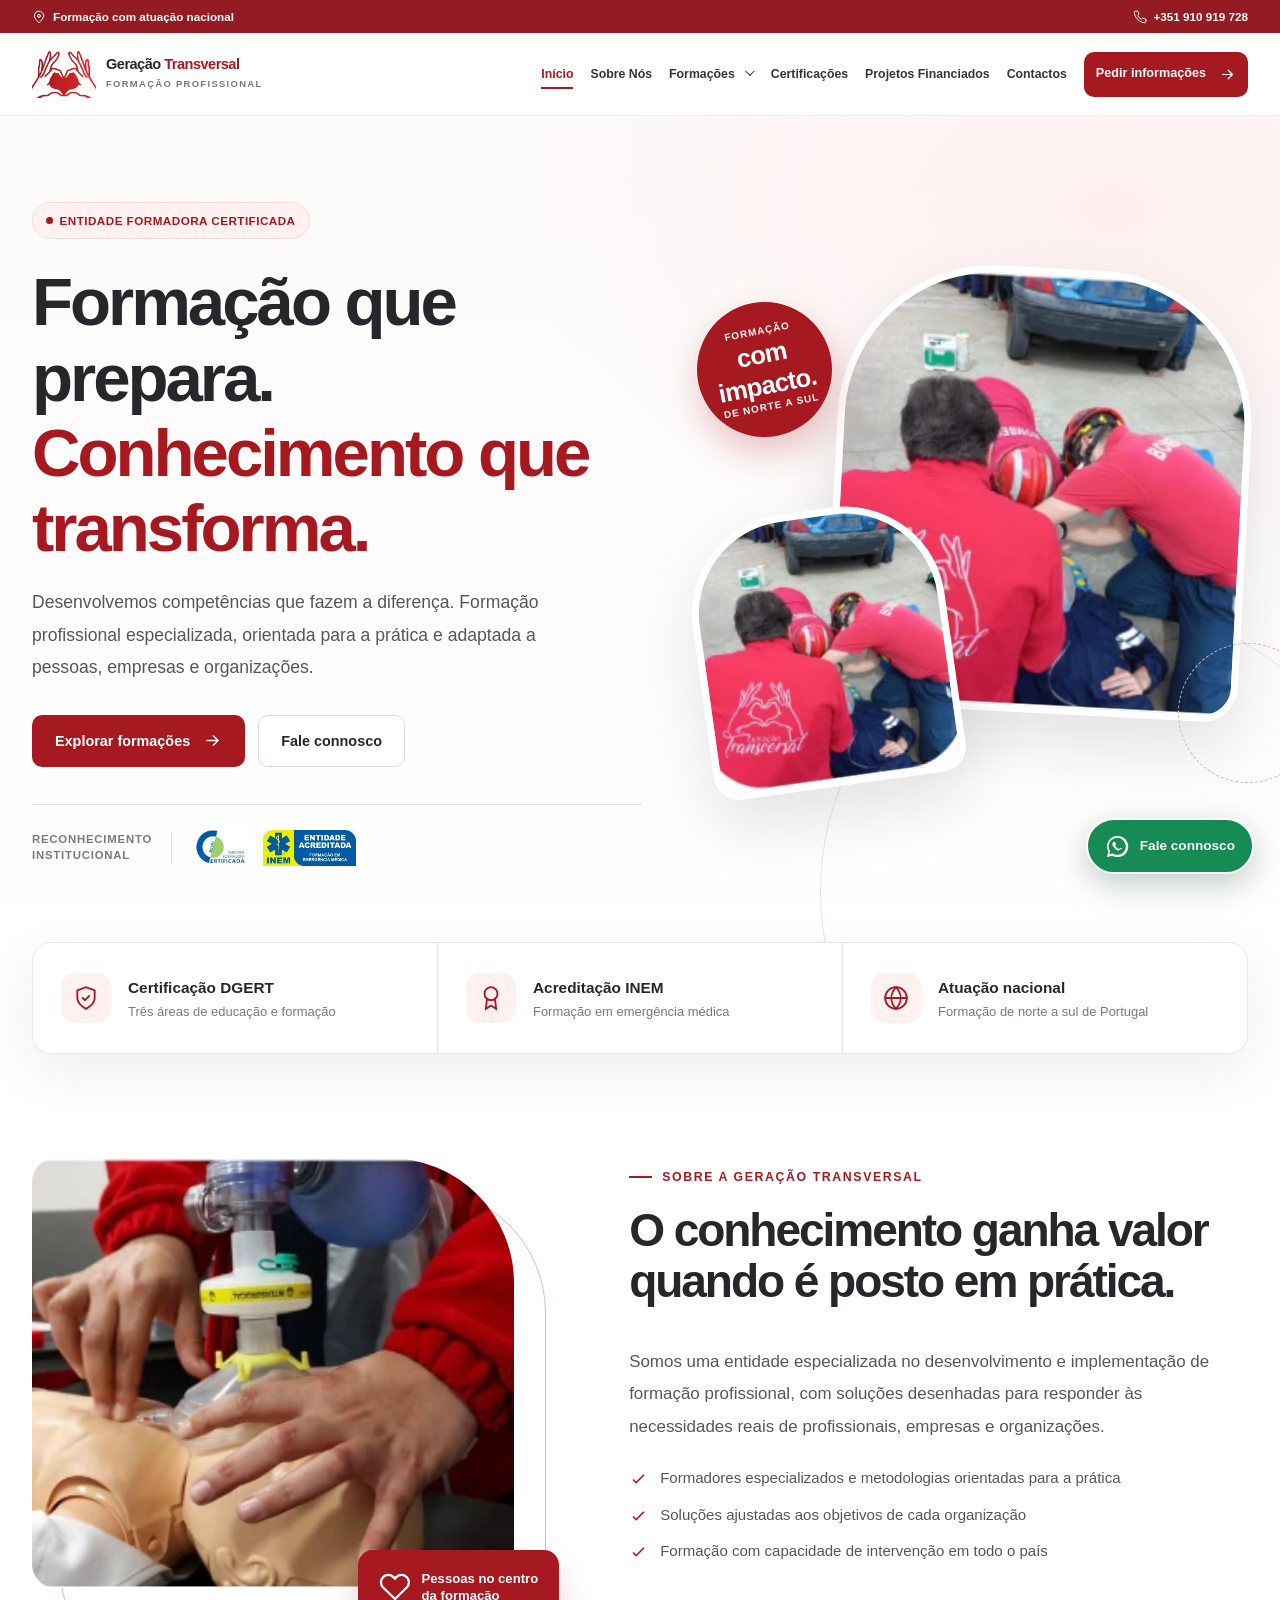
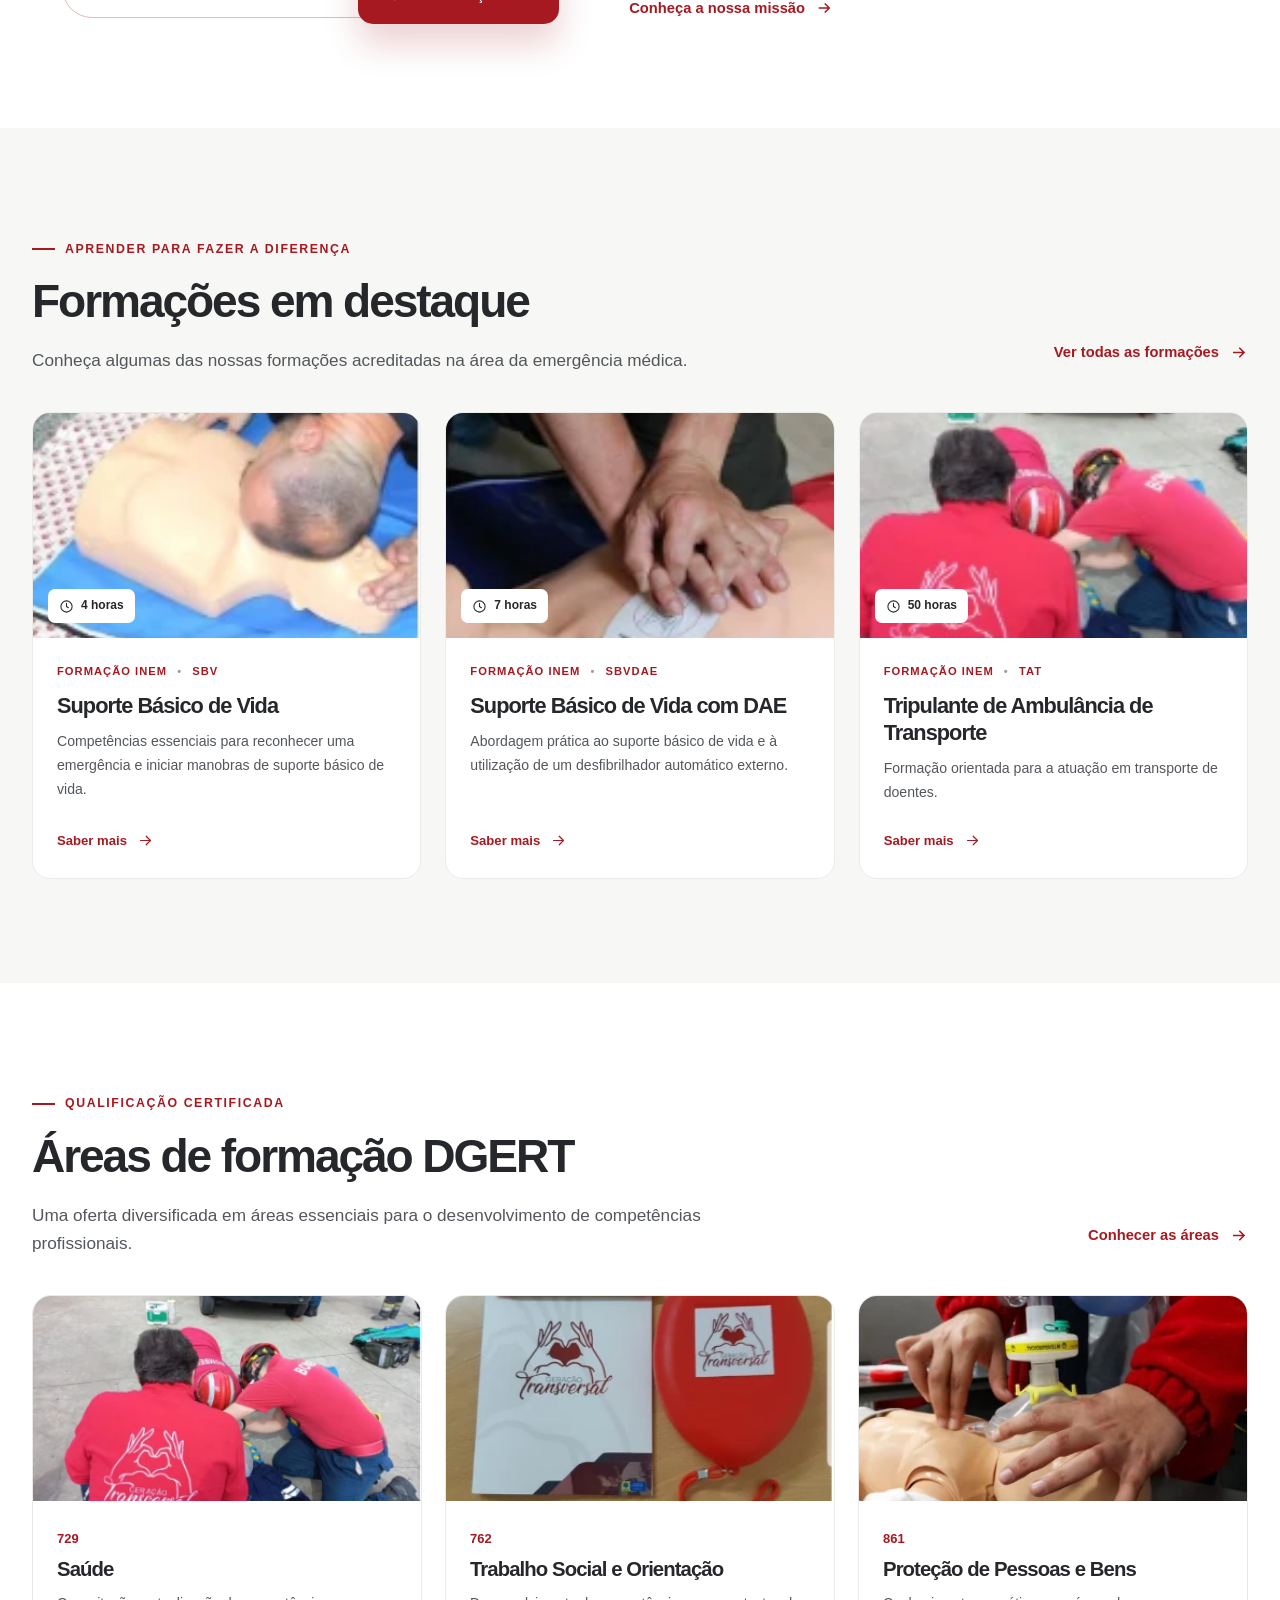
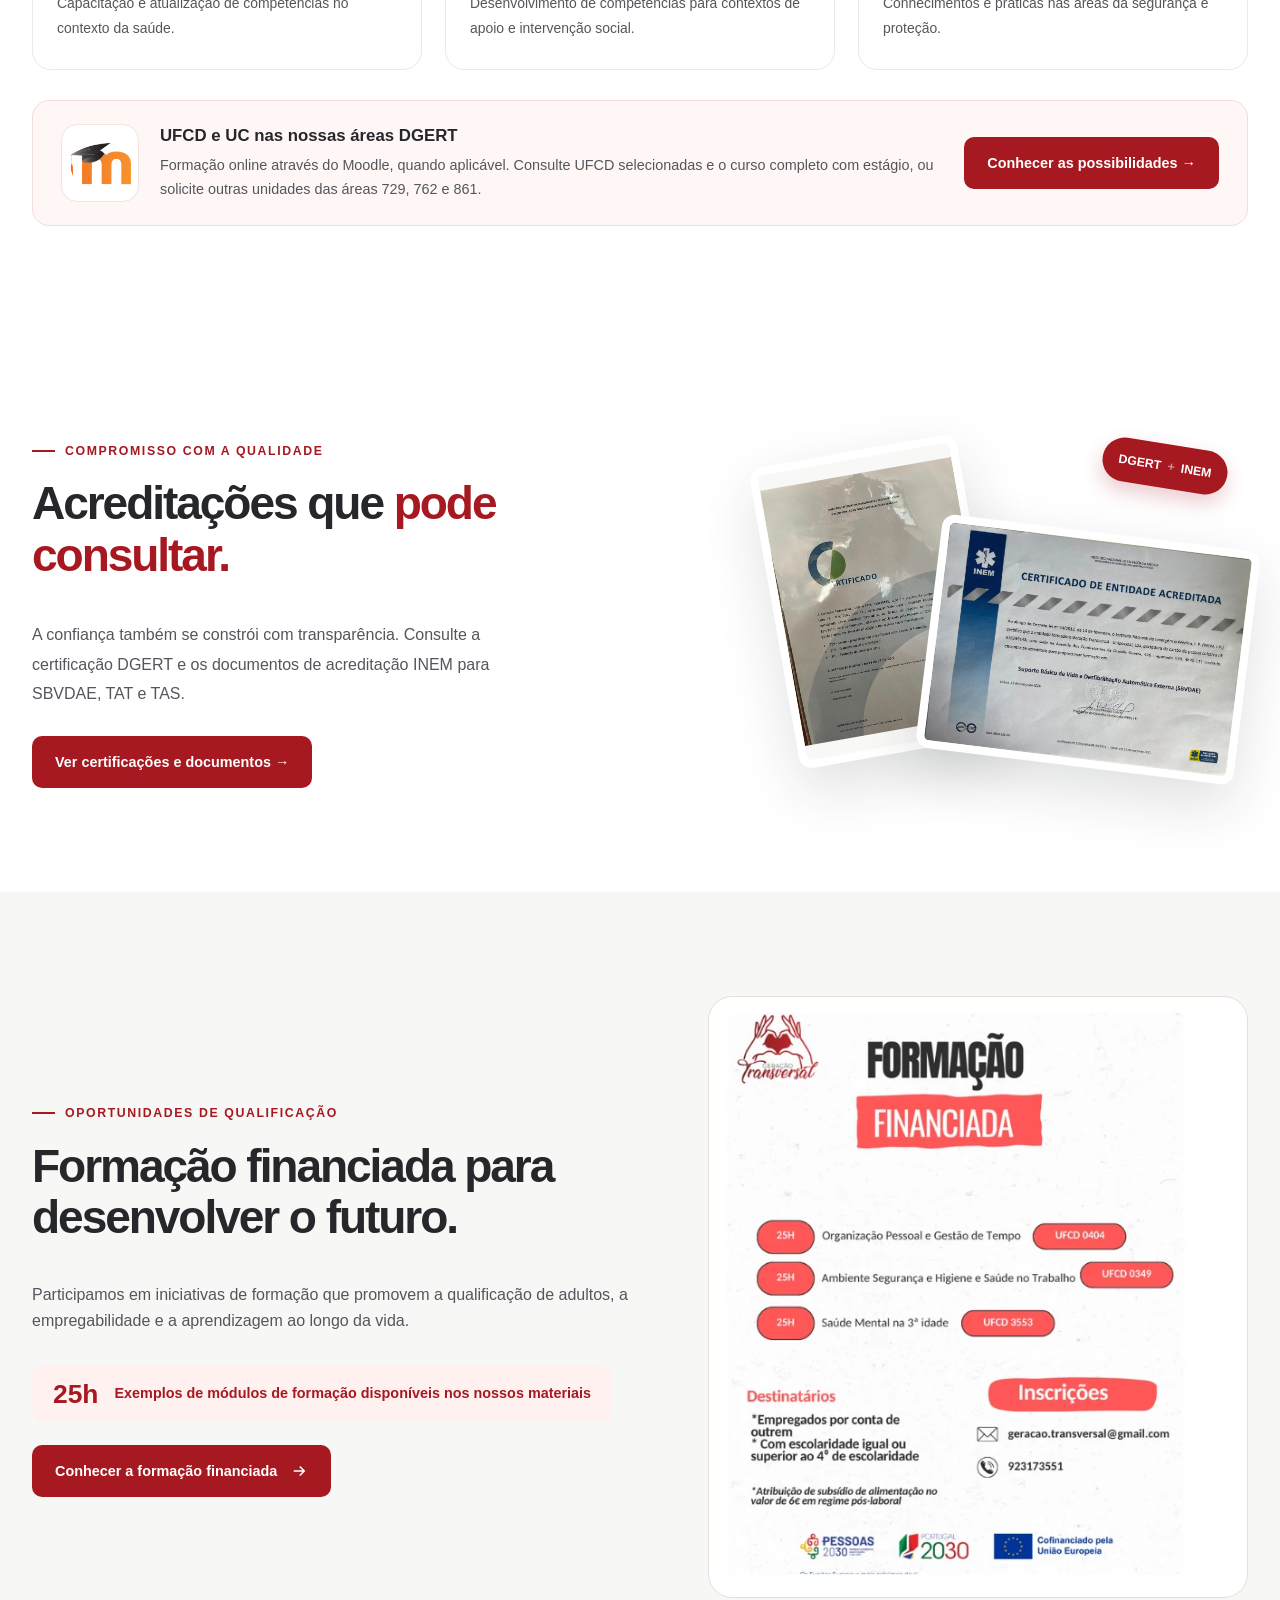
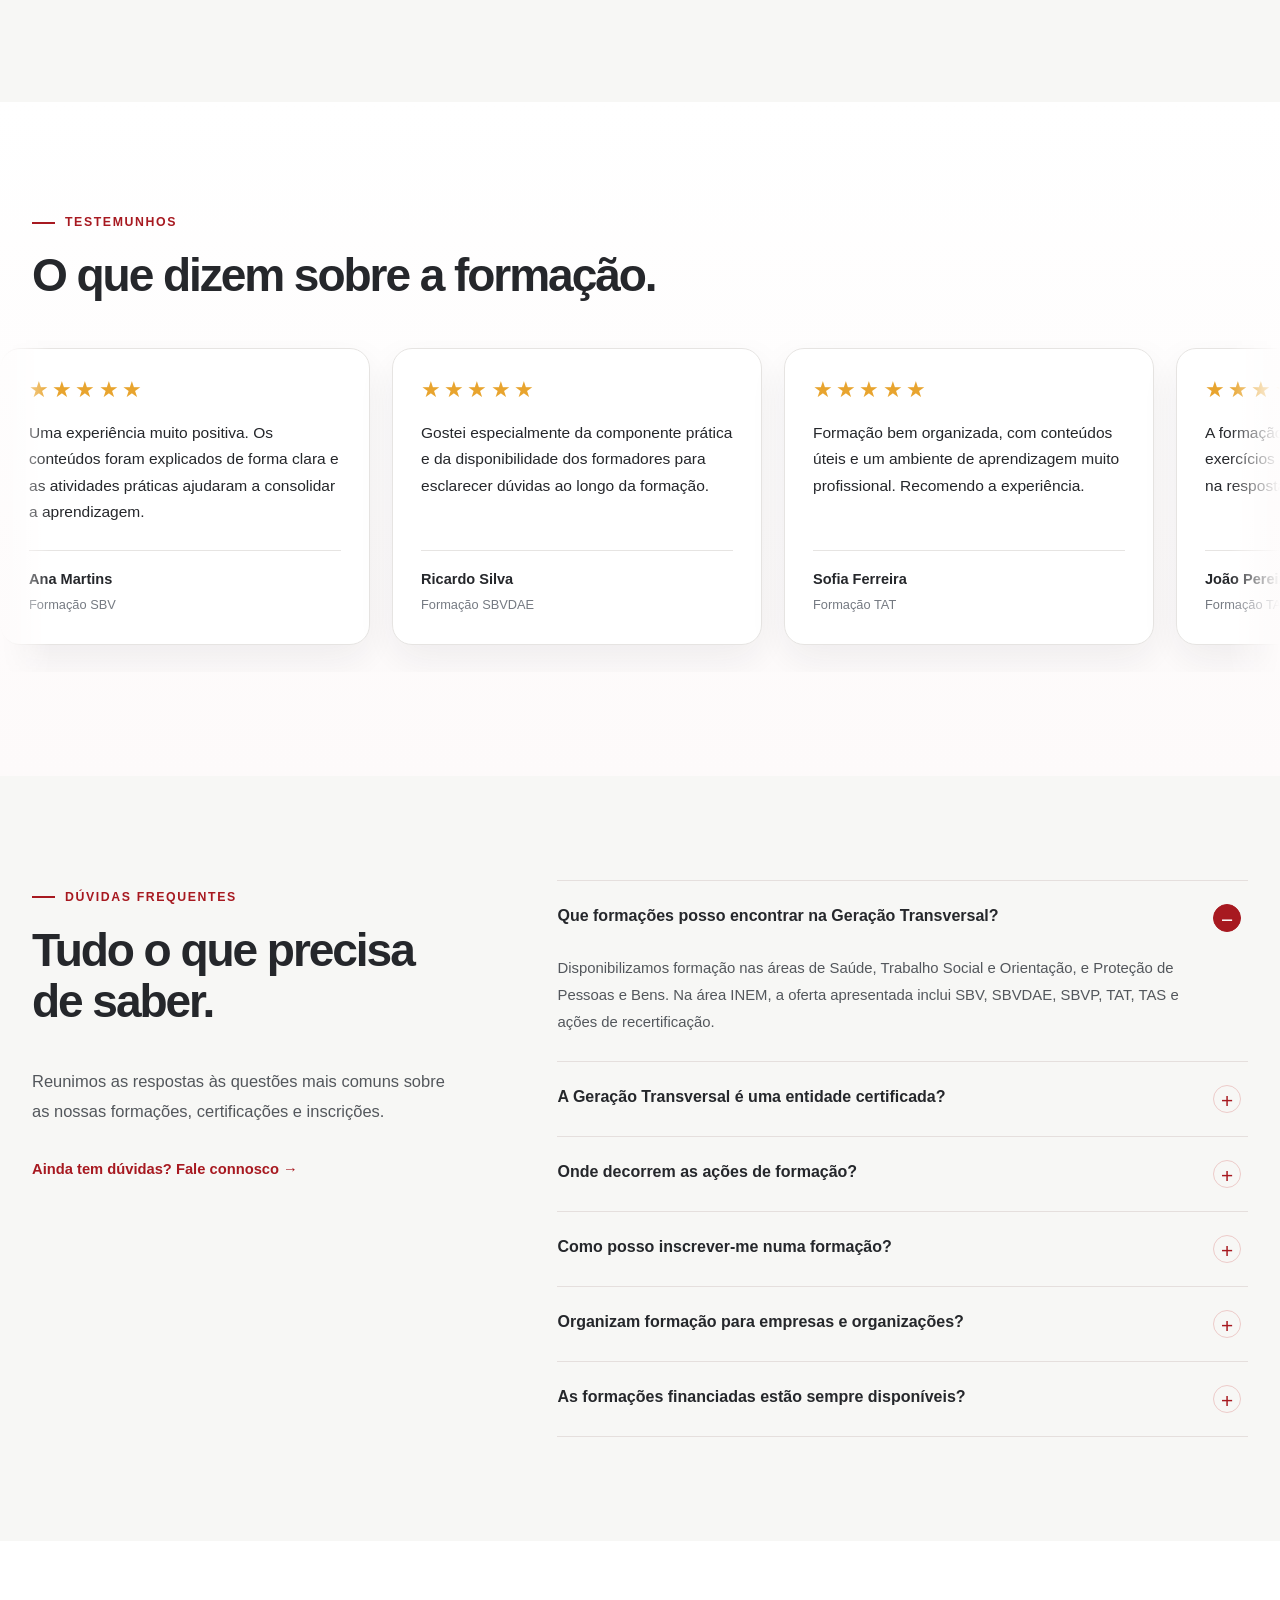
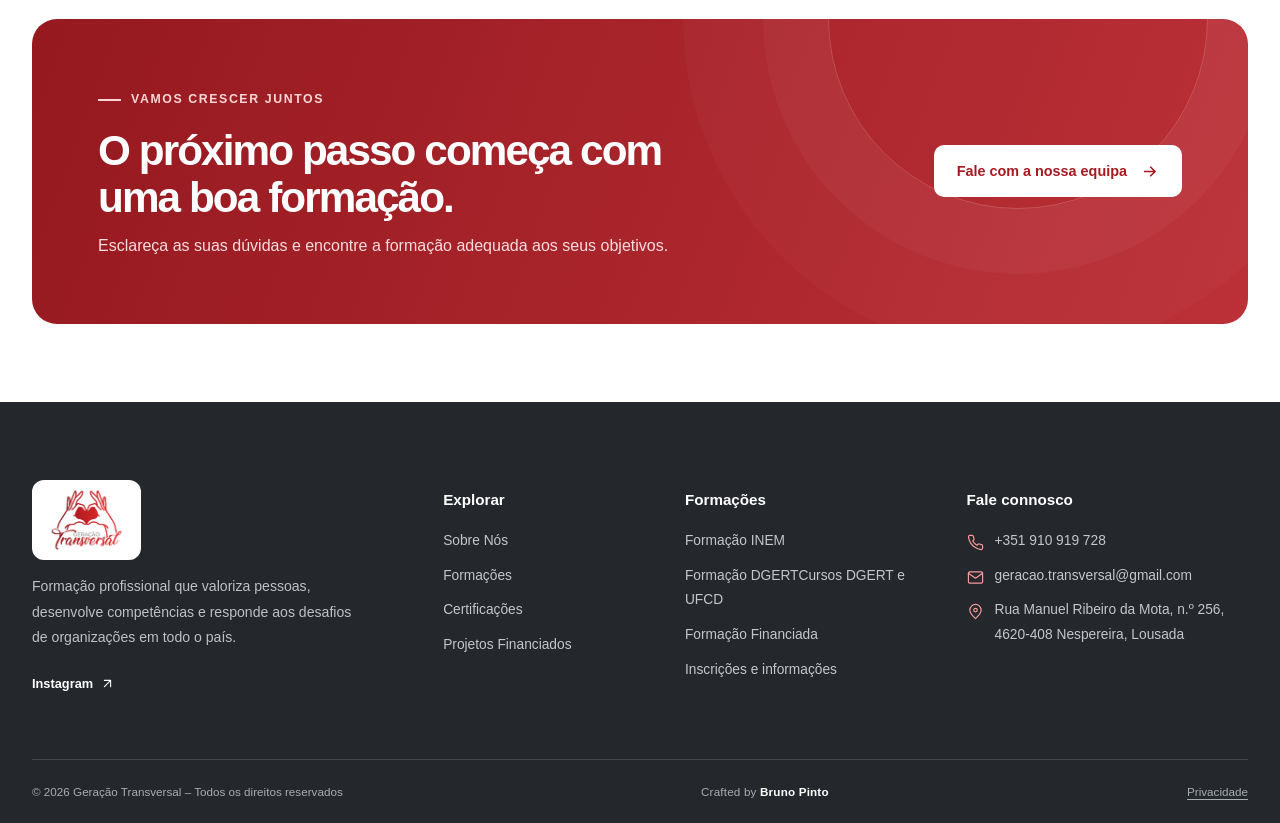
<file: index.html>
<!doctype html>
<html lang="pt-PT">
<head>
  <meta charset="utf-8">
  <meta name="viewport" content="width=device-width, initial-scale=1">
  <meta name="theme-color" content="#a71920">
  <meta name="description" content="Geração Transversal: formação profissional certificada pela DGERT e acreditada pelo INEM. Conheça os nossos cursos e peça informações.">
  <title>Formação Profissional | Geração Transversal</title>
  <link rel="icon" type="image/png" href="assets/images/marca/favicon.png">
  <link rel="apple-touch-icon" href="assets/images/marca/apple-touch-icon.png">
  <link rel="stylesheet" href="assets/css/main.css?v=20261127-1">
  <link rel="stylesheet" href="assets/css/components.css">
  <link rel="stylesheet" href="assets/css/responsive.css">
  <script src="assets/js/data.js" defer></script>
  <script src="assets/js/components.js" defer></script>
  <script src="assets/js/main.js" defer></script>
  <meta property="og:type" content="website">
  <meta property="og:locale" content="pt_PT">
  <meta property="og:site_name" content="Geração Transversal">
  <meta property="og:title" content="Formação Profissional | Geração Transversal">
  <meta property="og:description" content="Geração Transversal: formação profissional certificada pela DGERT e acreditada pelo INEM. Conheça os nossos cursos e peça informações.">
  <!-- Na publicação, usar URL ABSOLUTO com domínio real em og:image. -->
  <meta property="og:image" content="assets/images/marca/partilha-social.jpg">
  <meta name="twitter:card" content="summary_large_image">
  <meta name="robots" content="index,follow">
  <script type="application/ld+json">{"@context":"https://schema.org","@type":"EducationalOrganization","name":"Geração Transversal","legalName":"Geração Transversal, Unipessoal Lda.","description":"Entidade de formação profissional certificada DGERT e acreditada INEM.","telephone":"+351910919728","email":"geracao.transversal@gmail.com","address":{"@type":"PostalAddress","streetAddress":"Rua Manuel Ribeiro da Mota, n.º 256","postalCode":"4620-408","addressLocality":"Nespereira, Lousada","addressCountry":"PT"},"areaServed":{"@type":"Country","name":"Portugal"},"sameAs":["https://www.instagram.com/geracao_transversal/"]}</script>
</head>
<body data-page="inicio" data-root="">
  <div id="site-header"></div>
  <main id="conteudo">
<section class="hero" aria-labelledby="hero-title"><div class="container hero-grid">
  <div class="hero-copy">
    <span class="tag"><span class="tag-dot"></span> ENTIDADE FORMADORA CERTIFICADA</span>
    <h1 id="hero-title">Formação que prepara.<br><span class="accent">Conhecimento que transforma.</span></h1>
    <p>Desenvolvemos competências que fazem a diferença. Formação profissional especializada, orientada para a prática e adaptada a pessoas, empresas e organizações.</p>
    <div class="btn-row"><a class="btn btn-primary" href="formacoes.html">Explorar formações <svg width="19" height="19" viewBox="0 0 24 24" fill="none" stroke="currentColor" stroke-width="1.8" stroke-linecap="round"><path d="M5 12h14m-6-6 6 6-6 6"/></svg></a><a class="btn btn-outline" href="contactos.html">Fale connosco</a></div>
    <div class="hero-note"><span class="hero-note-label">RECONHECIMENTO<br>INSTITUCIONAL</span><span class="line"></span><img src="assets/images/institucional/certificacao-dgert.webp" alt="Entidade formadora certificada DGERT" width="110" height="66"><img src="assets/images/institucional/acreditacao-inem.webp" alt="Entidade acreditada pelo INEM para formação em emergência médica" width="110" height="54"></div>
  </div>
  <div class="hero-media" aria-label="Fotografias reais das formações da Geração Transversal">
    <div class="hero-image hero-image-main"><img src="assets/images/formacoes/saude.webp" alt="Formação prática de assistência em situação de emergência" width="420" height="445" fetchpriority="high"></div>
    <div class="hero-image hero-image-secondary"><img src="assets/images/formacoes/tat.webp" alt="Formandos em exercício prático de socorro" width="280" height="300"></div>
    <div class="hero-stamp"><span>FORMAÇÃO</span><strong>com<br>impacto.</strong><span>DE NORTE A SUL</span></div><span class="hero-side-mark" aria-hidden="true"></span>
  </div>
</div></section>
<section class="trust-strip" aria-label="Destaques institucionais"><div class="container"><div class="trust-grid">
  <div class="trust-item"><span class="trust-icon"><svg width="26" height="26" viewBox="0 0 24 24" fill="none" stroke="currentColor" stroke-width="1.7" stroke-linecap="round"><path d="M12 22s8-4 8-10V5l-8-3-8 3v7c0 6 8 10 8 10Z"/><path d="m9 12 2 2 4-4"/></svg></span><div><strong>Certificação DGERT</strong><span>Três áreas de educação e formação</span></div></div>
  <div class="trust-item"><span class="trust-icon"><svg width="26" height="26" viewBox="0 0 24 24" fill="none" stroke="currentColor" stroke-width="1.7" stroke-linecap="round"><circle cx="12" cy="8" r="6"/><path d="m8.21 13.89-1 8.11L12 19l4.79 3-1-8.11"/></svg></span><div><strong>Acreditação INEM</strong><span>Formação em emergência médica</span></div></div>
  <div class="trust-item"><span class="trust-icon"><svg width="26" height="26" viewBox="0 0 24 24" fill="none" stroke="currentColor" stroke-width="1.7" stroke-linecap="round"><circle cx="12" cy="12" r="10"/><path d="M2 12h20M12 2c6 7 6 13 0 20M12 2c-6 7-6 13 0 20"/></svg></span><div><strong>Atuação nacional</strong><span>Formação de norte a sul de Portugal</span></div></div>
</div></div></section>
<section class="section" aria-labelledby="sobre-home"><div class="container about-grid">
  <div class="about-visual reveal"><img loading="lazy" src="assets/images/formacoes/protecao.webp" alt="Aula prática de emergência médica com manequim" width="480" height="430"><div class="about-badge"><svg width="32" height="32" viewBox="0 0 24 24" fill="none" stroke="currentColor" stroke-width="1.7"><path d="M20.8 4.6a5.5 5.5 0 0 0-7.8 0L12 5.7l-1.1-1.1a5.5 5.5 0 0 0-7.8 7.8L12 21l8.8-8.6a5.5 5.5 0 0 0 0-7.8Z"/></svg><span>Pessoas no centro<br>da formação</span></div></div>
  <div class="about-copy reveal"><span class="eyebrow">SOBRE A GERAÇÃO TRANSVERSAL</span><h2 id="sobre-home">O conhecimento ganha valor quando é posto em prática.</h2><p>Somos uma entidade especializada no desenvolvimento e implementação de formação profissional, com soluções desenhadas para responder às necessidades reais de profissionais, empresas e organizações.</p><ul class="check-list"><li><svg width="19" height="19" viewBox="0 0 24 24" fill="none" stroke="currentColor" stroke-width="2"><path d="m5 12 4 4L19 6"/></svg> Formadores especializados e metodologias orientadas para a prática</li><li><svg width="19" height="19" viewBox="0 0 24 24" fill="none" stroke="currentColor" stroke-width="2"><path d="m5 12 4 4L19 6"/></svg> Soluções ajustadas aos objetivos de cada organização</li><li><svg width="19" height="19" viewBox="0 0 24 24" fill="none" stroke="currentColor" stroke-width="2"><path d="m5 12 4 4L19 6"/></svg> Formação com capacidade de intervenção em todo o país</li></ul><a class="text-link" href="sobre.html">Conheça a nossa missão <svg width="18" height="18" viewBox="0 0 24 24" fill="none" stroke="currentColor" stroke-width="2"><path d="M5 12h14m-6-6 6 6-6 6"/></svg></a></div>
</div></section>
<section class="section section-muted" aria-labelledby="formacoes-home"><div class="container"><div class="section-heading"><div class="section-intro reveal"><span class="eyebrow">APRENDER PARA FAZER A DIFERENÇA</span><h2 id="formacoes-home">Formações em destaque</h2><p>Conheça algumas das nossas formações acreditadas na área da emergência médica.</p></div><a class="text-link" href="formacoes.html">Ver todas as formações <svg width="19" height="19" viewBox="0 0 24 24" fill="none" stroke="currentColor" stroke-width="2"><path d="M5 12h14m-6-6 6 6-6 6"/></svg></a></div><div class="course-grid" data-course-grid="featured"></div></div></section>
<section class="section" aria-labelledby="areas-home"><div class="container"><div class="section-heading"><div class="section-intro reveal"><span class="eyebrow">QUALIFICAÇÃO CERTIFICADA</span><h2 id="areas-home">Áreas de formação DGERT</h2><p>Uma oferta diversificada em áreas essenciais para o desenvolvimento de competências profissionais.</p></div><a class="text-link" href="formacoes/dgert.html">Conhecer as áreas <svg width="19" height="19" viewBox="0 0 24 24" fill="none" stroke="currentColor" stroke-width="2"><path d="M5 12h14m-6-6 6 6-6 6"/></svg></a></div><div class="grid-3">
  <article class="specialty-card reveal"><div class="specialty-image"><img loading="lazy" src="assets/images/formacoes/saude.webp" alt="Exercício prático na área da saúde" width="410" height="235"></div><div class="specialty-copy"><span class="specialty-number">729</span><h3>Saúde</h3><p>Capacitação e atualização de competências no contexto da saúde.</p></div></article>
  <article class="specialty-card reveal"><div class="specialty-image"><img loading="lazy" src="assets/images/formacoes/social.webp" alt="Material pedagógico da Geração Transversal" width="410" height="235"></div><div class="specialty-copy"><span class="specialty-number">762</span><h3>Trabalho Social e Orientação</h3><p>Desenvolvimento de competências para contextos de apoio e intervenção social.</p></div></article>
  <article class="specialty-card reveal"><div class="specialty-image"><img loading="lazy" src="assets/images/formacoes/protecao.webp" alt="Formação de suporte básico de vida" width="410" height="235"></div><div class="specialty-copy"><span class="specialty-number">861</span><h3>Proteção de Pessoas e Bens</h3><p>Conhecimentos e práticas nas áreas da segurança e proteção.</p></div></article>
</div><div class="dgert-home-promo reveal">
  <div class="dgert-home-promo-content">
    <div class="dgert-home-promo-icon"><img src="assets/images/institucional/logo-moodle.webp" alt="Moodle — plataforma de aprendizagem" width="84" height="84" loading="lazy"></div>
    <div><strong>UFCD e UC nas nossas áreas DGERT</strong><p>Formação online através do Moodle, quando aplicável. Consulte UFCD selecionadas e o curso completo com estágio, ou solicite outras unidades das áreas 729, 762 e 861.</p></div>
  </div>
  <a class="btn btn-primary" href="formacoes/dgert.html#dgert-learning-title">Conhecer as possibilidades →</a>
</div></div></section>
<section class="section certificate-highlight" aria-labelledby="proof-home-title">
  <div class="container proof-layout">
    <div class="proof-copy reveal"><span class="eyebrow">COMPROMISSO COM A QUALIDADE</span><h2 id="proof-home-title">Acreditações que <span class="text-red">pode consultar.</span></h2><p>A confiança também se constrói com transparência. Consulte a certificação DGERT e os documentos de acreditação INEM para SBVDAE, TAT e TAS.</p><a class="btn btn-primary" href="certificacoes.html">Ver certificações e documentos →</a></div>
    <div class="proof-documents reveal" aria-label="Pré-visualização dos certificados"><div class="proof-document proof-document-left"><img src="assets/images/documentos/certificado-dgert.webp" alt="Certificação DGERT da Geração Transversal" loading="lazy" width="260" height="355"></div><div class="proof-document proof-document-right"><img src="assets/images/documentos/certificado-inem-sbvdae.webp" alt="Certificado de acreditação INEM SBVDAE" loading="lazy" width="360" height="260"></div><span class="proof-seal">DGERT <span>+</span> INEM</span></div>
  </div>
</section>
<section class="section section-muted" aria-labelledby="financiada-home"><div class="container funding-layout"><div class="reveal"><span class="eyebrow">OPORTUNIDADES DE QUALIFICAÇÃO</span><h2 id="financiada-home">Formação financiada para desenvolver o futuro.</h2><p>Participamos em iniciativas de formação que promovem a qualificação de adultos, a empregabilidade e a aprendizagem ao longo da vida.</p><div class="funding-number"><strong>25h</strong><span>Exemplos de módulos de formação disponíveis nos nossos materiais</span></div><br><a class="btn btn-primary" href="formacoes/financiada.html">Conhecer a formação financiada <svg width="18" height="18" viewBox="0 0 24 24" fill="none" stroke="currentColor" stroke-width="2"><path d="M5 12h14m-6-6 6 6-6 6"/></svg></a></div><div class="funding-visual reveal"><img loading="lazy" src="assets/images/institucional/formacao-financiada.webp" alt="Cartaz da Geração Transversal sobre formação financiada" width="940" height="705"></div></div></section>
<section id="testimonials-section" class="section testimonials-section" aria-labelledby="testimonials-title" hidden>
  <div class="container">
    <div class="section-heading testimonials-heading">
      <div class="section-intro">
        <span class="eyebrow">TESTEMUNHOS</span>
        <h2 id="testimonials-title">O que dizem sobre a formação.</h2>
      </div>
    </div>
  </div>
  <div class="testimonial-viewport" data-testimonials-viewport tabindex="0" role="region" aria-roledescription="carrossel" aria-label="Testemunhos sobre as formações">
    <div class="testimonial-track" data-testimonials></div>
  </div>
</section>
<section class="section section-muted faq-section" aria-labelledby="faq-title"><div class="container faq-layout"><div class="reveal"><span class="eyebrow">DÚVIDAS FREQUENTES</span><h2 id="faq-title">Tudo o que precisa de saber.</h2><p>Reunimos as respostas às questões mais comuns sobre as nossas formações, certificações e inscrições.</p><a class="text-link" href="contactos.html">Ainda tem dúvidas? Fale connosco →</a></div><div class="faq-list reveal" data-faq></div></div></section>
<section class="section-sm"><div class="container"><div class="cta-panel reveal"><div><span class="eyebrow" style="color:#ffd6d7">VAMOS CRESCER JUNTOS</span><h2>O próximo passo começa com uma boa formação.</h2><p>Esclareça as suas dúvidas e encontre a formação adequada aos seus objetivos.</p></div><a class="btn btn-white" href="contactos.html">Fale com a nossa equipa <svg width="19" height="19" viewBox="0 0 24 24" fill="none" stroke="currentColor" stroke-width="2"><path d="M5 12h14m-6-6 6 6-6 6"/></svg></a></div></div></section>
</main>
  <div id="site-footer"></div>
  <noscript><div class="container" style="padding:18px"><p>Para utilizar o menu e o catálogo de formações, ativa o JavaScript no navegador. Podes contactar-nos pelo telefone +351 910 919 728.</p></div></noscript>
</body>
</html>
</file>
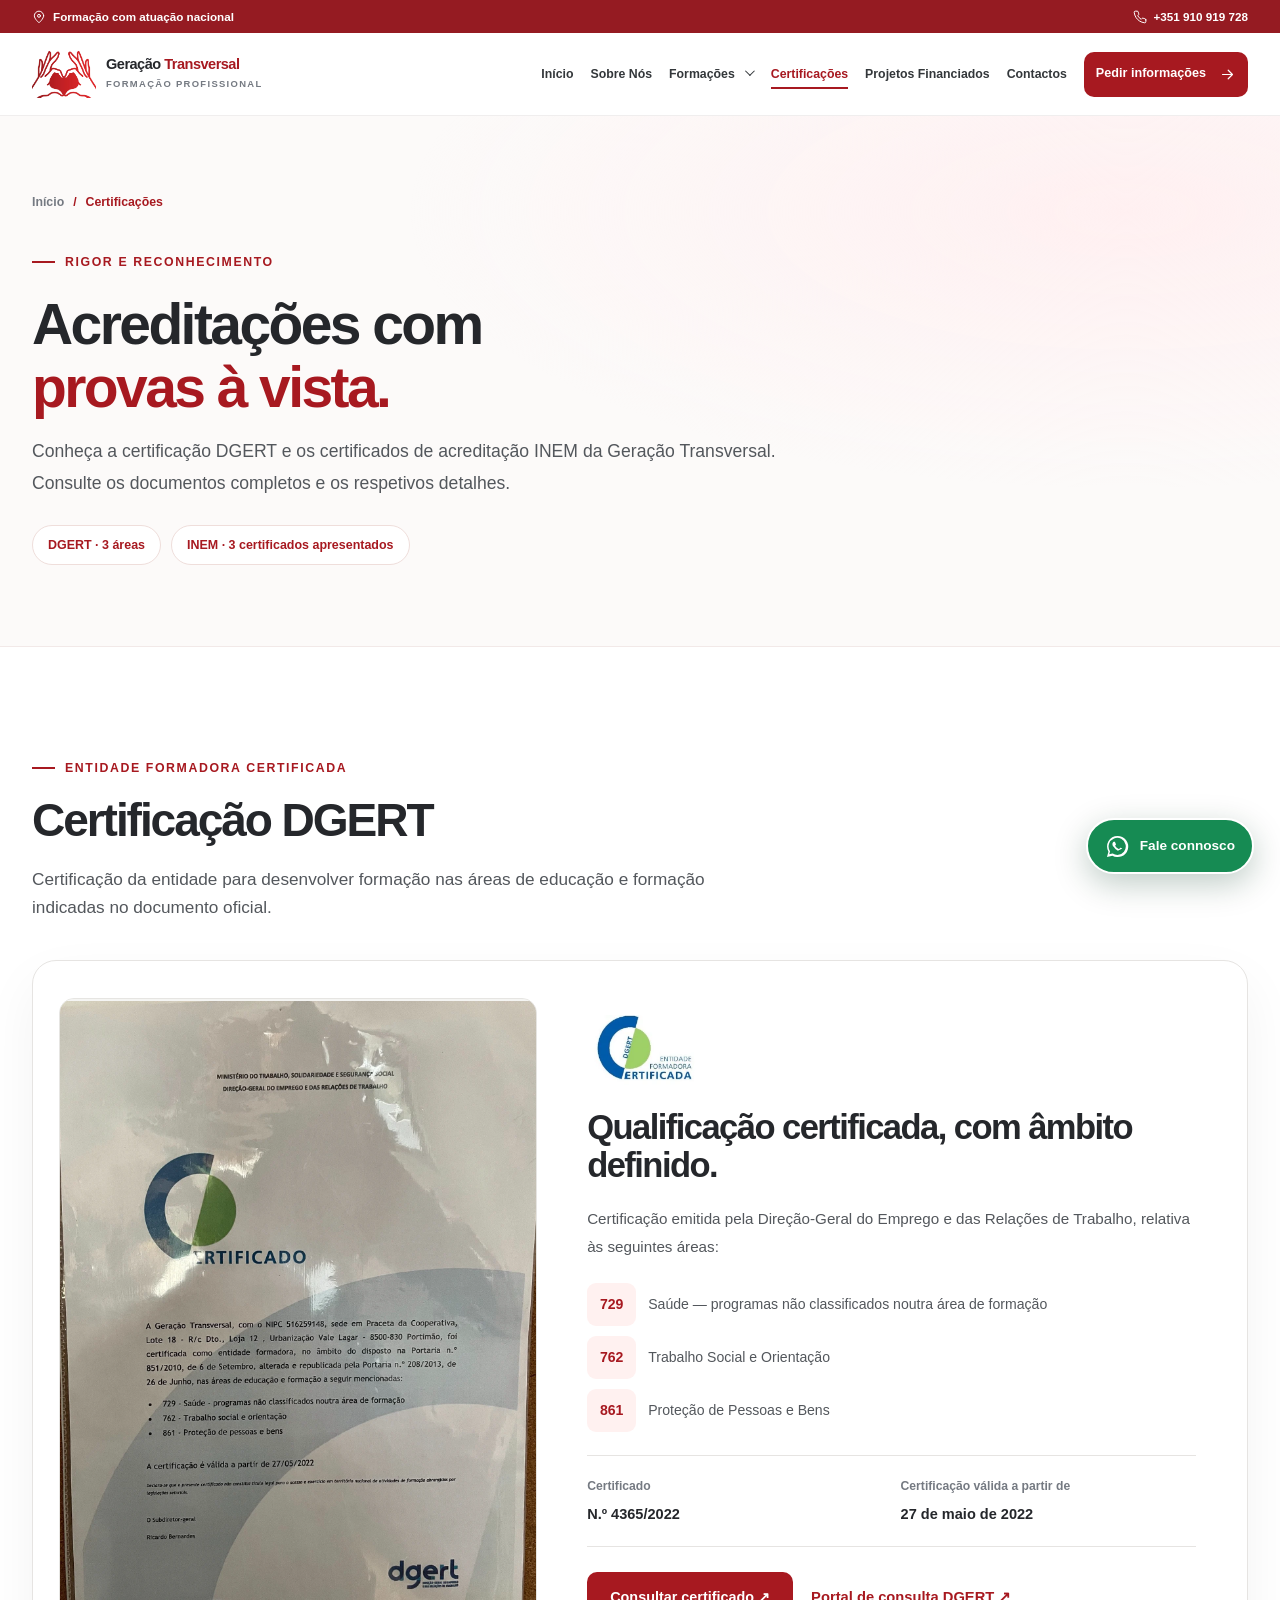
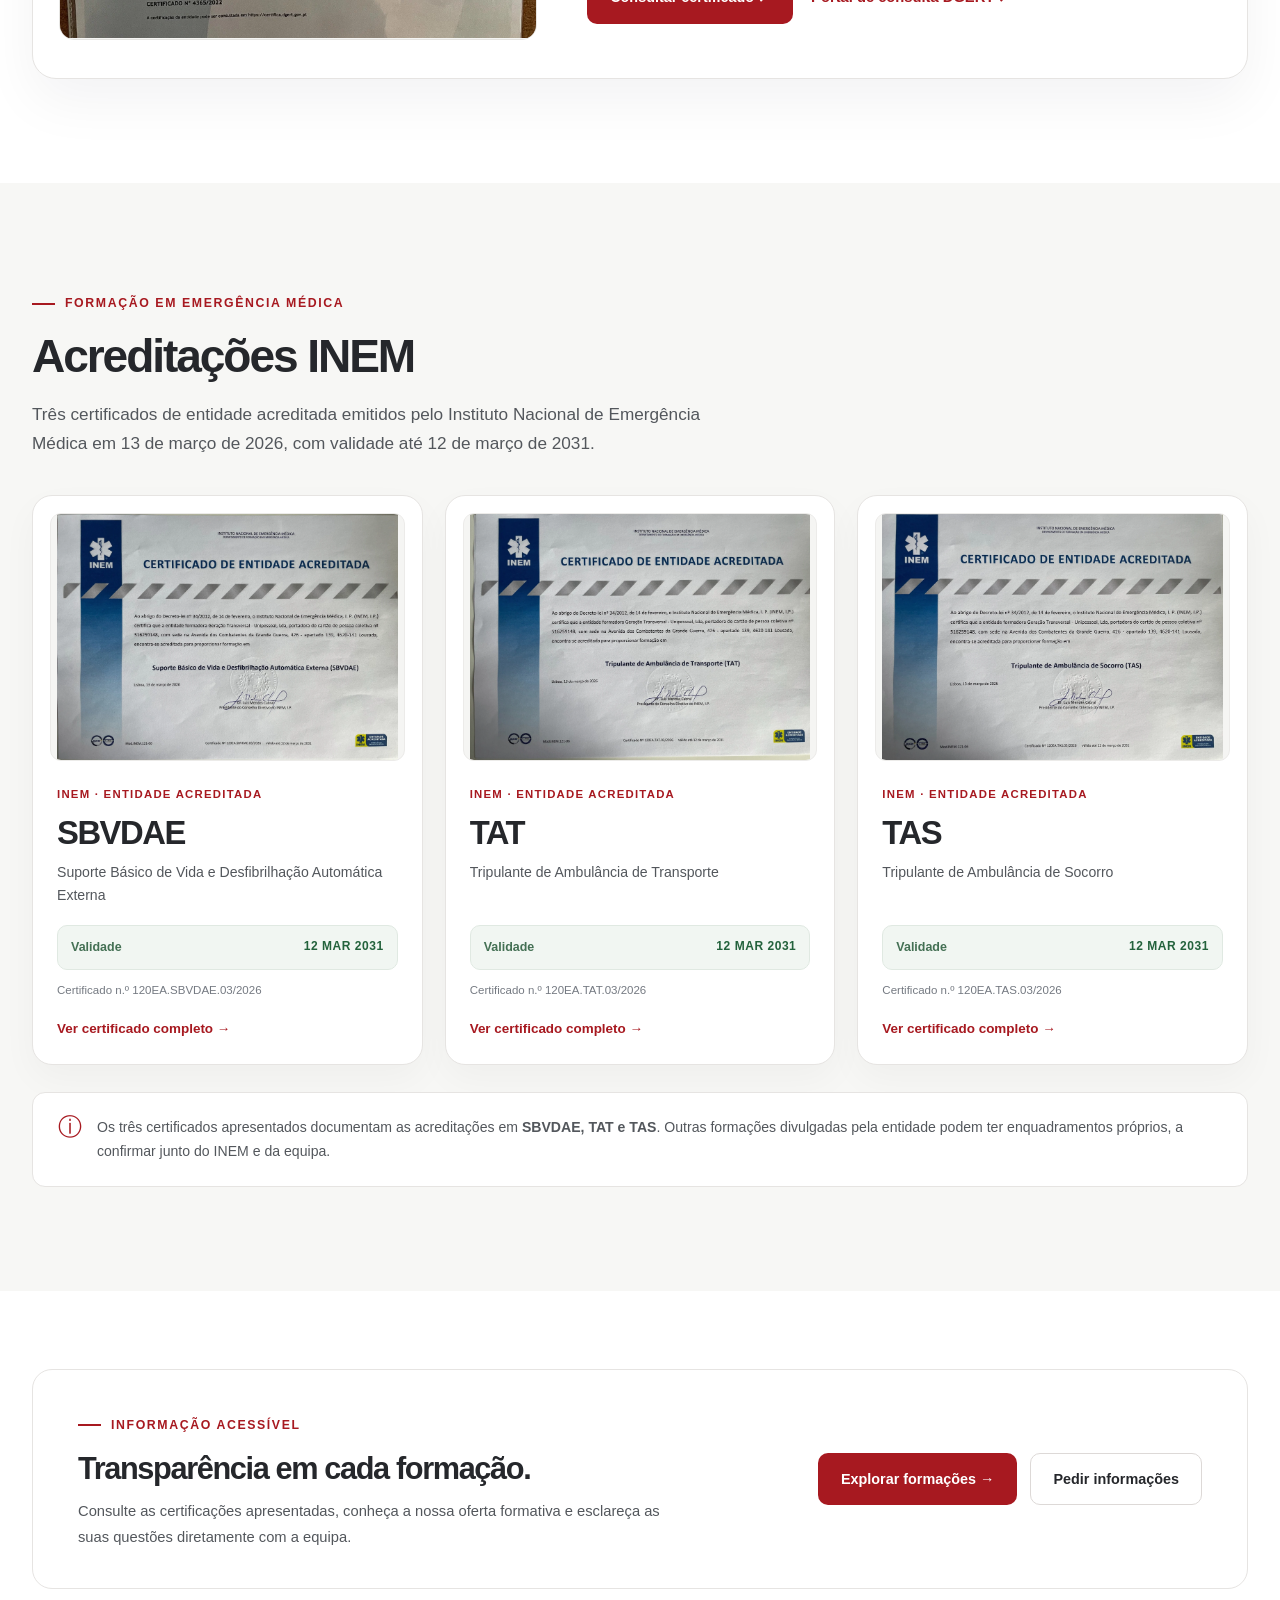
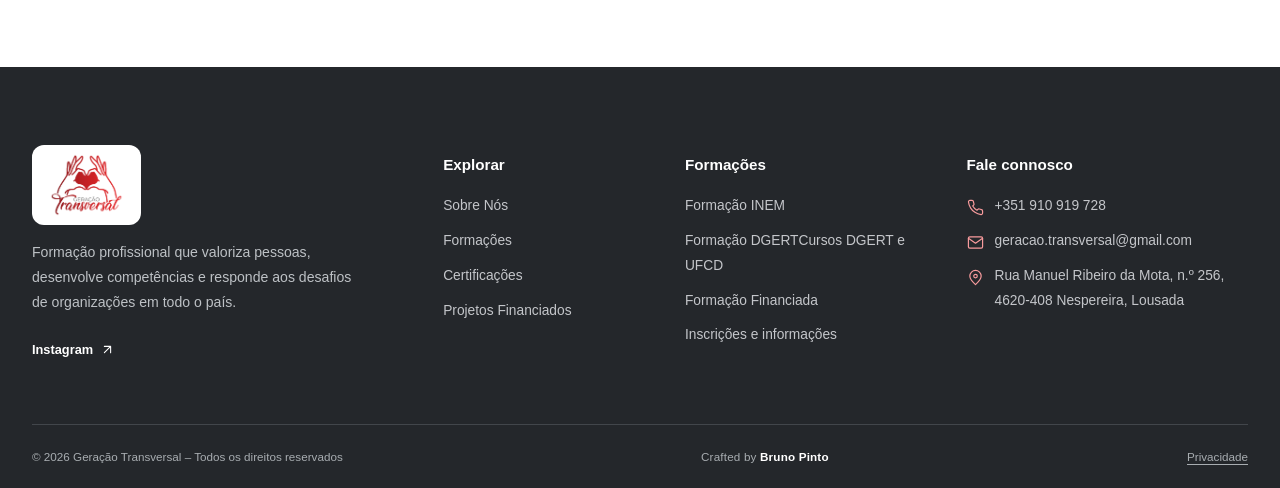
<file: certificacoes.html>
<!doctype html>
<html lang="pt-PT">
<head>
  <meta charset="utf-8">
  <meta name="viewport" content="width=device-width, initial-scale=1">
  <meta name="theme-color" content="#a71920">
  <meta name="description" content="Conheça a certificação DGERT e a acreditação INEM da Geração Transversal.">
  <title>Certificações | Geração Transversal</title>
  <link rel="icon" type="image/png" href="assets/images/marca/favicon.png">
  <link rel="apple-touch-icon" href="assets/images/marca/apple-touch-icon.png">
  <link rel="stylesheet" href="assets/css/main.css?v=20261127-1">
  <link rel="stylesheet" href="assets/css/components.css">
  <link rel="stylesheet" href="assets/css/responsive.css">
  <script src="assets/js/data.js" defer></script>
  <script src="assets/js/components.js" defer></script>
  <script src="assets/js/main.js" defer></script>
  <meta property="og:type" content="website">
  <meta property="og:locale" content="pt_PT">
  <meta property="og:site_name" content="Geração Transversal">
  <meta property="og:title" content="Certificações | Geração Transversal">
  <meta property="og:description" content="Conheça a certificação DGERT e a acreditação INEM da Geração Transversal.">
  <!-- Na publicação, usar URL ABSOLUTO com domínio real em og:image. -->
  <meta property="og:image" content="assets/images/marca/partilha-social.jpg">
  <meta name="twitter:card" content="summary_large_image">
  <meta name="robots" content="index,follow">
</head>
<body data-page="certificacoes" data-root="">
  <div id="site-header"></div>
  <main id="conteudo">
  <section class="page-hero cert-hero">
    <div class="container">
      <nav class="breadcrumbs" aria-label="Navegação estrutural"><a href="index.html">Início</a><span aria-hidden="true">/</span><span>Certificações</span></nav>
      <span class="eyebrow">RIGOR E RECONHECIMENTO</span>
      <h1>Acreditações com<br><span class="text-red">provas à vista.</span></h1>
      <p>Conheça a certificação DGERT e os certificados de acreditação INEM da Geração Transversal. Consulte os documentos completos e os respetivos detalhes.</p>
      <div class="cert-intro-tags" aria-label="Certificações e acreditações documentadas"><span>DGERT · 3 áreas</span><span>INEM · 3 certificados apresentados</span></div>
    </div>
  </section>
  <section class="section" aria-labelledby="cert-dgert-title">
    <div class="container">
      <div class="section-heading"><div class="section-intro reveal"><span class="eyebrow">ENTIDADE FORMADORA CERTIFICADA</span><h2 id="cert-dgert-title">Certificação DGERT</h2><p>Certificação da entidade para desenvolver formação nas áreas de educação e formação indicadas no documento oficial.</p></div></div>
      <article class="document-feature reveal">
        <div class="document-feature-media">
          <a class="document-image-link" href="assets/images/documentos/originais/certificado-dgert.jpg" data-document-open data-document-image="assets/images/documentos/certificado-dgert.webp" data-document-title="Certificado DGERT n.º 4365/2022" aria-label="Ampliar Certificado DGERT n.º 4365/2022">
       <img src="assets/images/documentos/certificado-dgert.webp" alt="Fotografia corrigida do documento: Certificado DGERT n.º 4365/2022" loading="lazy" decoding="async" width="660" height="470">
       <span class="document-image-overlay"><span aria-hidden="true">⌕</span> Ampliar documento</span>
      </a>
        </div>
        <div class="document-feature-copy">
          <img class="cert-brand-image" src="assets/images/institucional/certificacao-dgert.webp" alt="Marca Entidade Formadora Certificada DGERT" width="170" height="85" loading="lazy">
          <h3>Qualificação certificada, com âmbito definido.</h3>
          <p>Certificação emitida pela Direção-Geral do Emprego e das Relações de Trabalho, relativa às seguintes áreas:</p>
          <ul class="cert-area-list">
            <li><strong>729</strong><span>Saúde — programas não classificados noutra área de formação</span></li>
            <li><strong>762</strong><span>Trabalho Social e Orientação</span></li>
            <li><strong>861</strong><span>Proteção de Pessoas e Bens</span></li>
          </ul>
          <dl class="cert-facts"><div><dt>Certificado</dt><dd>N.º 4365/2022</dd></div><div><dt>Certificação válida a partir de</dt><dd>27 de maio de 2022</dd></div></dl>
          <div class="cert-actions"><a class="btn btn-primary" href="assets/images/documentos/originais/certificado-dgert.jpg" data-document-open data-document-image="assets/images/documentos/certificado-dgert.webp" data-document-title="Certificado DGERT n.º 4365/2022">Consultar certificado ↗</a><a class="text-link" href="https://certifica.dgert.gov.pt/" target="_blank" rel="noopener noreferrer">Portal de consulta DGERT ↗</a></div>
        </div>
      </article>
    </div>
  </section>
  <section class="section section-muted" aria-labelledby="cert-inem-title">
    <div class="container">
      <div class="section-heading"><div class="section-intro reveal"><span class="eyebrow">FORMAÇÃO EM EMERGÊNCIA MÉDICA</span><h2 id="cert-inem-title">Acreditações INEM</h2><p>Três certificados de entidade acreditada emitidos pelo Instituto Nacional de Emergência Médica em 13 de março de 2026, com validade até 12 de março de 2031.</p></div></div>
      <div class="cert-document-grid">
        <article class="cert-document-card reveal">
          <div class="cert-document-preview"><a class="document-image-link" href="assets/images/documentos/originais/certificado-inem-sbvdae.jpg" data-document-open data-document-image="assets/images/documentos/certificado-inem-sbvdae.webp" data-document-title="Acreditação INEM SBVDAE" aria-label="Ampliar Acreditação INEM SBVDAE">
       <img src="assets/images/documentos/certificado-inem-sbvdae.webp" alt="Fotografia corrigida do documento: Acreditação INEM SBVDAE" loading="lazy" decoding="async" width="660" height="470">
       <span class="document-image-overlay"><span aria-hidden="true">⌕</span> Ampliar documento</span>
      </a></div>
          <div class="cert-document-copy"><div class="cert-document-kicker">INEM · ENTIDADE ACREDITADA</div><h3>SBVDAE</h3><p>Suporte Básico de Vida e Desfibrilhação Automática Externa</p>
          <div class="cert-validity"><span>Validade</span><strong>12 MAR 2031</strong></div>
          <p class="cert-document-number">Certificado n.º 120EA.SBVDAE.03/2026</p>
          <a class="text-link" href="assets/images/documentos/originais/certificado-inem-sbvdae.jpg" data-document-open data-document-image="assets/images/documentos/certificado-inem-sbvdae.webp" data-document-title="Acreditação INEM SBVDAE">Ver certificado completo →</a></div>
        </article>
        <article class="cert-document-card reveal">
          <div class="cert-document-preview"><a class="document-image-link" href="assets/images/documentos/originais/certificado-inem-tat.jpg" data-document-open data-document-image="assets/images/documentos/certificado-inem-tat.webp" data-document-title="Acreditação INEM TAT" aria-label="Ampliar Acreditação INEM TAT">
       <img src="assets/images/documentos/certificado-inem-tat.webp" alt="Fotografia corrigida do documento: Acreditação INEM TAT" loading="lazy" decoding="async" width="660" height="470">
       <span class="document-image-overlay"><span aria-hidden="true">⌕</span> Ampliar documento</span>
      </a></div>
          <div class="cert-document-copy"><div class="cert-document-kicker">INEM · ENTIDADE ACREDITADA</div><h3>TAT</h3><p>Tripulante de Ambulância de Transporte</p>
          <div class="cert-validity"><span>Validade</span><strong>12 MAR 2031</strong></div>
          <p class="cert-document-number">Certificado n.º 120EA.TAT.03/2026</p>
          <a class="text-link" href="assets/images/documentos/originais/certificado-inem-tat.jpg" data-document-open data-document-image="assets/images/documentos/certificado-inem-tat.webp" data-document-title="Acreditação INEM TAT">Ver certificado completo →</a></div>
        </article>
        <article class="cert-document-card reveal">
          <div class="cert-document-preview"><a class="document-image-link" href="assets/images/documentos/originais/certificado-inem-tas.jpg" data-document-open data-document-image="assets/images/documentos/certificado-inem-tas.webp" data-document-title="Acreditação INEM TAS" aria-label="Ampliar Acreditação INEM TAS">
       <img src="assets/images/documentos/certificado-inem-tas.webp" alt="Fotografia corrigida do documento: Acreditação INEM TAS" loading="lazy" decoding="async" width="660" height="470">
       <span class="document-image-overlay"><span aria-hidden="true">⌕</span> Ampliar documento</span>
      </a></div>
          <div class="cert-document-copy"><div class="cert-document-kicker">INEM · ENTIDADE ACREDITADA</div><h3>TAS</h3><p>Tripulante de Ambulância de Socorro</p>
          <div class="cert-validity"><span>Validade</span><strong>12 MAR 2031</strong></div>
          <p class="cert-document-number">Certificado n.º 120EA.TAS.03/2026</p>
          <a class="text-link" href="assets/images/documentos/originais/certificado-inem-tas.jpg" data-document-open data-document-image="assets/images/documentos/certificado-inem-tas.webp" data-document-title="Acreditação INEM TAS">Ver certificado completo →</a></div>
        </article>
      </div>
      <div class="cert-clarification reveal"><span aria-hidden="true">ⓘ</span><p>Os três certificados apresentados documentam as acreditações em <strong>SBVDAE, TAT e TAS</strong>. Outras formações divulgadas pela entidade podem ter enquadramentos próprios, a confirmar junto do INEM e da equipa.</p></div>
    </div>
  </section>
  <section class="section-sm" aria-labelledby="cert-transparency-title">
    <div class="container"><div class="cert-bottom-panel reveal"><div><span class="eyebrow">INFORMAÇÃO ACESSÍVEL</span><h2 id="cert-transparency-title">Transparência em cada formação.</h2><p>Consulte as certificações apresentadas, conheça a nossa oferta formativa e esclareça as suas questões diretamente com a equipa.</p></div><div class="btn-row"><a class="btn btn-primary" href="formacoes.html">Explorar formações →</a><a class="btn btn-outline" href="contactos.html">Pedir informações</a></div></div></div>
  </section>
  
<dialog class="document-viewer" id="document-viewer" aria-labelledby="document-viewer-title">
  <div class="document-viewer-inner">
    <div class="document-viewer-bar">
      <div><span class="eyebrow">DOCUMENTAÇÃO INSTITUCIONAL</span><h2 id="document-viewer-title">Documento</h2></div>
      <button type="button" class="document-viewer-close" data-document-close aria-label="Fechar documento">&times;</button>
    </div>
    <div class="document-viewer-scroll"><img data-document-viewer-image alt="Documento institucional em tamanho grande" loading="lazy"></div>
    <div class="document-viewer-footer"><p>Imagem otimizada para leitura a partir da fotografia fornecida. O documento original está disponível para consulta.</p><a class="text-link" data-document-original href="#" target="_blank" rel="noopener noreferrer">Abrir fotografia original ↗</a></div>
  </div>
</dialog>
</main>
  <div id="site-footer"></div>
  <noscript><div class="container" style="padding:18px"><p>Para utilizar o menu e o catálogo de formações, ativa o JavaScript no navegador. Podes contactar-nos pelo telefone +351 910 919 728.</p></div></noscript>
</body>
</html>
</file>
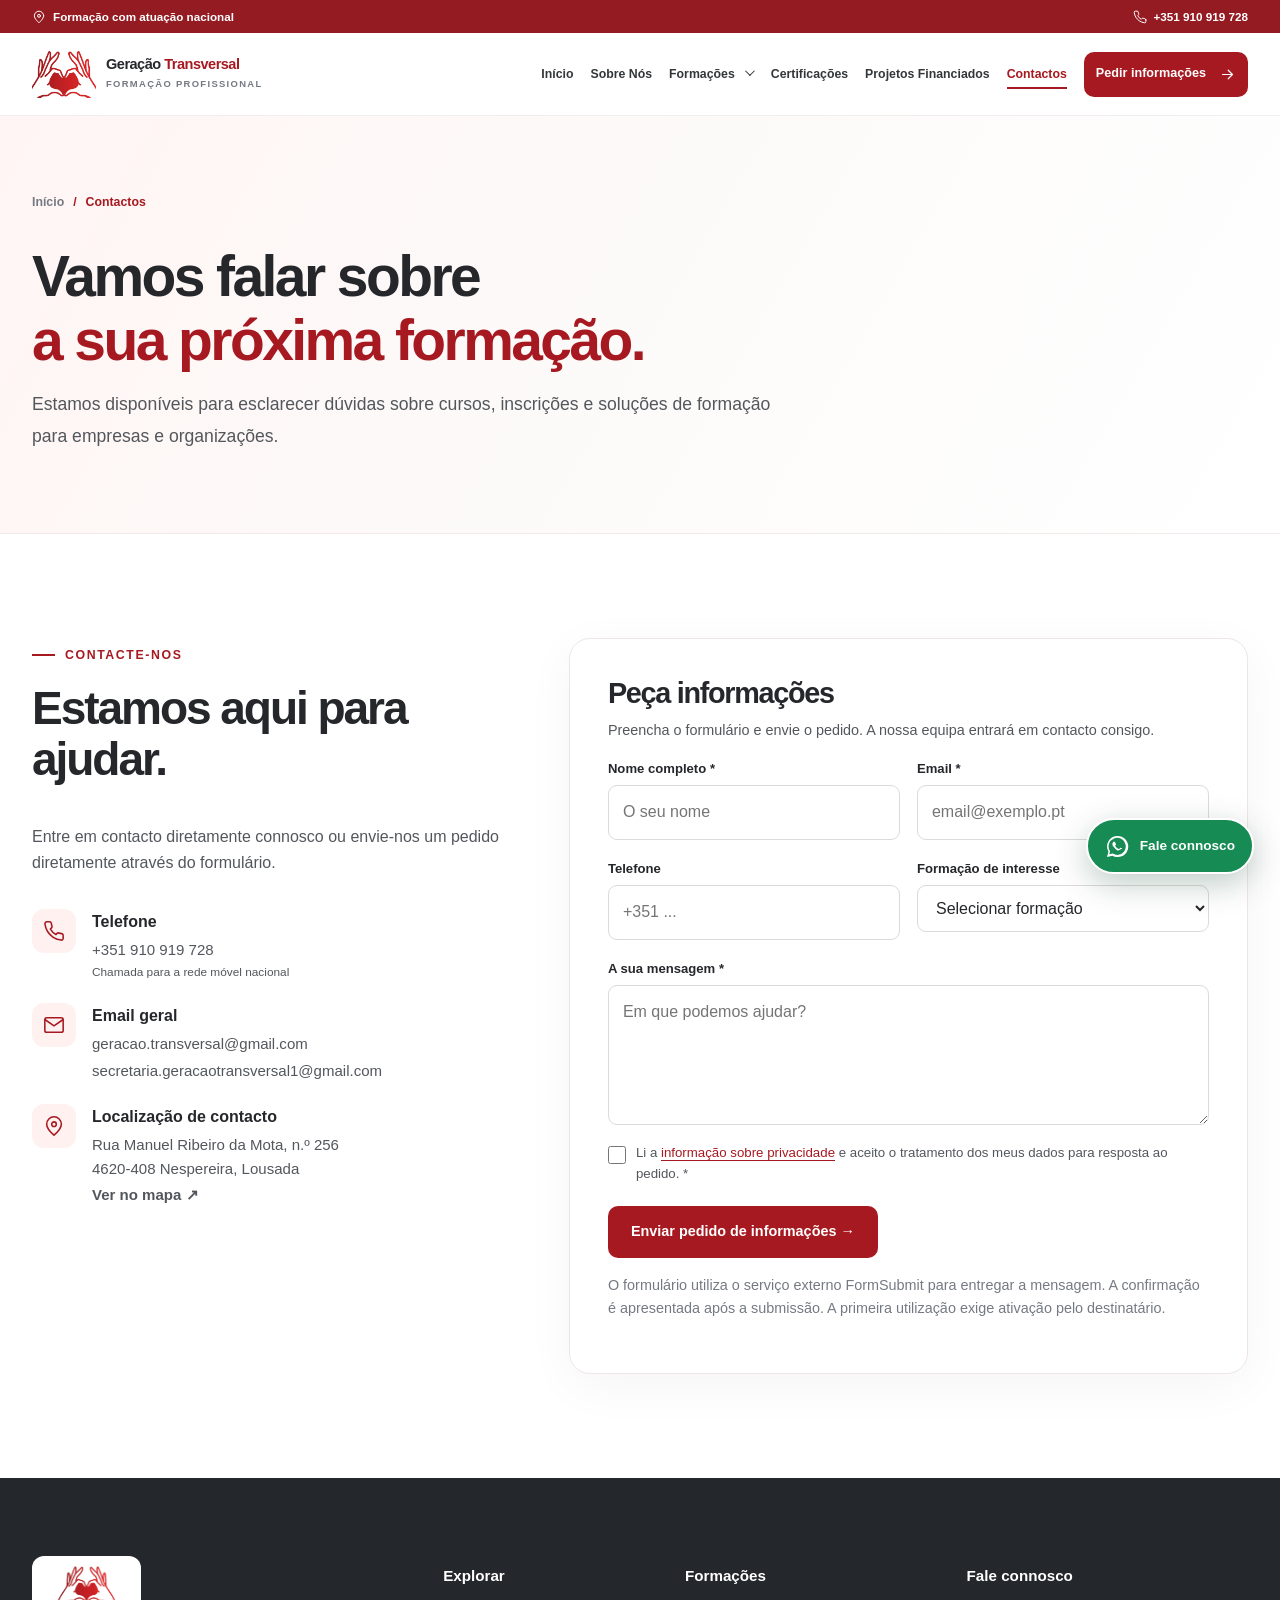
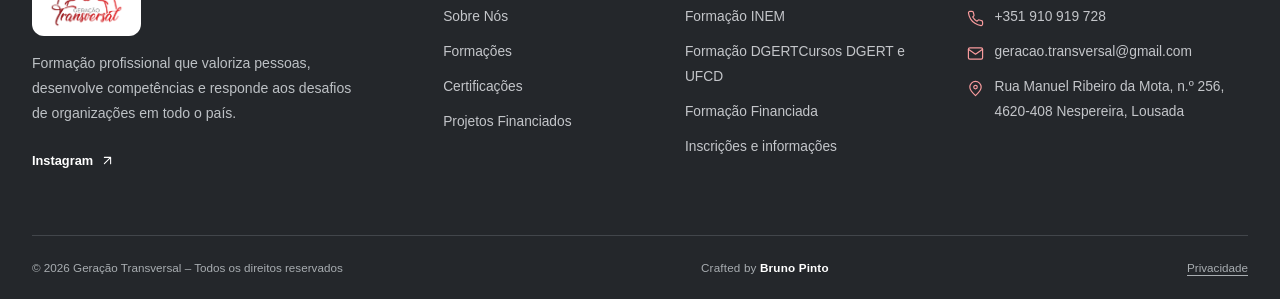
<file: contactos.html>
<!doctype html>
<html lang="pt-PT">
<head>
  <meta charset="utf-8">
  <meta name="viewport" content="width=device-width, initial-scale=1">
  <meta name="theme-color" content="#a71920">
  <meta name="description" content="Contacte a Geração Transversal para cursos, inscrições, formação certificada e esclarecimentos. Telefone: 910 919 728.">
  <title>Contactos | Geração Transversal</title>
  <link rel="icon" type="image/png" href="assets/images/marca/favicon.png">
  <link rel="apple-touch-icon" href="assets/images/marca/apple-touch-icon.png">
  <link rel="stylesheet" href="assets/css/main.css?v=20261127-1">
  <link rel="stylesheet" href="assets/css/components.css">
  <link rel="stylesheet" href="assets/css/responsive.css">
  <script src="assets/js/data.js" defer></script>
  <script src="assets/js/components.js" defer></script>
  <script src="assets/js/main.js" defer></script>
  <meta property="og:type" content="website">
  <meta property="og:locale" content="pt_PT">
  <meta property="og:site_name" content="Geração Transversal">
  <meta property="og:title" content="Contactos | Geração Transversal">
  <meta property="og:description" content="Contacte a Geração Transversal para cursos, inscrições, formação certificada e esclarecimentos. Telefone: 910 919 728.">
  <!-- Na publicação, usar URL ABSOLUTO com domínio real em og:image. -->
  <meta property="og:image" content="assets/images/marca/partilha-social.jpg">
  <meta name="twitter:card" content="summary_large_image">
  <meta name="robots" content="index,follow">
</head>
<body data-page="contactos" data-root="">
  <div id="site-header"></div>
  <main id="conteudo"><section class="page-hero"><div class="container"><nav class="breadcrumbs" aria-label="Navegação estrutural"><a href="index.html">Início</a><span aria-hidden="true">/</span><span>Contactos</span></nav><h1>Vamos falar sobre<br><span class="text-red">a sua próxima formação.</span></h1><p>Estamos disponíveis para esclarecer dúvidas sobre cursos, inscrições e soluções de formação para empresas e organizações.</p></div></section>
<section class="section"><div class="container contact-grid"><div><span class="eyebrow">CONTACTE-NOS</span><h2>Estamos aqui para ajudar.</h2><p>Entre em contacto diretamente connosco ou envie-nos um pedido diretamente através do formulário.</p><div class="contact-list">
<div class="contact-line"><span><svg width="22" height="22" viewBox="0 0 24 24" fill="none" stroke="currentColor" stroke-width="1.7"><path d="M22 16.92v3a2 2 0 0 1-2.18 2 19.8 19.8 0 0 1-8.63-3.07 19.8 19.8 0 0 1-6-6A19.8 19.8 0 0 1 2.09 4.2 2 2 0 0 1 4.08 2h3a2 2 0 0 1 2 1.72c.12.96.35 1.9.69 2.81a2 2 0 0 1-.45 2.11L8.1 9.86a16 16 0 0 0 6 6l1.22-1.22a2 2 0 0 1 2.11-.45c.91.34 1.85.57 2.81.69A2 2 0 0 1 22 16.92Z"/></svg></span><div><strong>Telefone</strong><a href="tel:+351910919728">+351 910 919 728</a><p style="font-size:.74rem">Chamada para a rede móvel nacional</p></div></div>
<div class="contact-line"><span><svg width="22" height="22" viewBox="0 0 24 24" fill="none" stroke="currentColor" stroke-width="1.7"><rect x="2" y="4" width="20" height="16" rx="2"/><path d="m2 6 10 7 10-7"/></svg></span><div><strong>Email geral</strong><a href="mailto:geracao.transversal@gmail.com">geracao.transversal@gmail.com</a><br><a href="mailto:secretaria.geracaotransversal1@gmail.com">secretaria.geracaotransversal1@gmail.com</a></div></div>
<div class="contact-line"><span><svg width="22" height="22" viewBox="0 0 24 24" fill="none" stroke="currentColor" stroke-width="1.7"><path d="M20 10c0 5-8 12-8 12S4 15 4 10a8 8 0 1 1 16 0Z"/><circle cx="12" cy="10" r="2.5"/></svg></span><div><strong>Localização de contacto</strong><p>Rua Manuel Ribeiro da Mota, n.º 256<br>4620-408 Nespereira, Lousada</p><a class="text-link" target="_blank" rel="noopener noreferrer" href="https://www.google.com/maps/search/?api=1&amp;query=Rua+Manuel+Ribeiro+da+Mota+256+Nespereira+Lousada">Ver no mapa ↗</a></div></div>
</div></div><form class="contact-form" id="contact-form" method="POST" action="https://formsubmit.co/geracao.transversal@gmail.com" accept-charset="UTF-8">
<input type="hidden" name="_subject" value="Novo pedido de informações — Website Geração Transversal">
<input type="hidden" name="_template" value="table">
<div class="form-trap" aria-hidden="true"><label for="website-field">Deixe este campo em branco</label><input type="text" id="website-field" name="_honey" tabindex="-1" autocomplete="off"></div><h2>Peça informações</h2><p>Preencha o formulário e envie o pedido. A nossa equipa entrará em contacto consigo.</p><div class="form-grid"><div class="field"><label for="name">Nome completo *</label><input id="name" name="nome" type="text" autocomplete="name" required maxlength="100" placeholder="O seu nome"></div><div class="field"><label for="email">Email *</label><input id="email" name="email" type="email" autocomplete="email" required maxlength="160" placeholder="email@exemplo.pt"></div></div><div class="form-grid"><div class="field"><label for="telephone">Telefone</label><input id="telephone" name="telefone" type="tel" autocomplete="tel" maxlength="30" placeholder="+351 ..."></div><div class="field"><label for="training-select">Formação de interesse</label><select id="training-select" name="formacao"><option value="">Selecionar formação</option></select></div></div><div class="field"><label for="message">A sua mensagem *</label><textarea id="message" name="mensagem" required maxlength="2000" placeholder="Em que podemos ajudar?"></textarea></div><label class="privacy-check"><input type="checkbox" name="consentimento" value="Li a informação sobre privacidade e aceito o tratamento dos meus dados para responder ao pedido" required><span>Li a <a href="privacidade.html" target="_blank" rel="noopener noreferrer">informação sobre privacidade</a> e aceito o tratamento dos meus dados para resposta ao pedido. *</span></label><button type="submit" class="btn btn-primary">Enviar pedido de informações →</button><p class="form-feedback" id="contact-feedback" role="status" aria-live="polite"></p><p class="form-note">O formulário utiliza o serviço externo FormSubmit para entregar a mensagem. A confirmação é apresentada após a submissão. A primeira utilização exige ativação pelo destinatário.</p></form></div></section></main>
  <div id="site-footer"></div>
  <noscript><div class="container" style="padding:18px"><p>Para utilizar o menu e o catálogo de formações, ativa o JavaScript no navegador. Podes contactar-nos pelo telefone +351 910 919 728.</p></div></noscript>
</body>
</html>
</file>
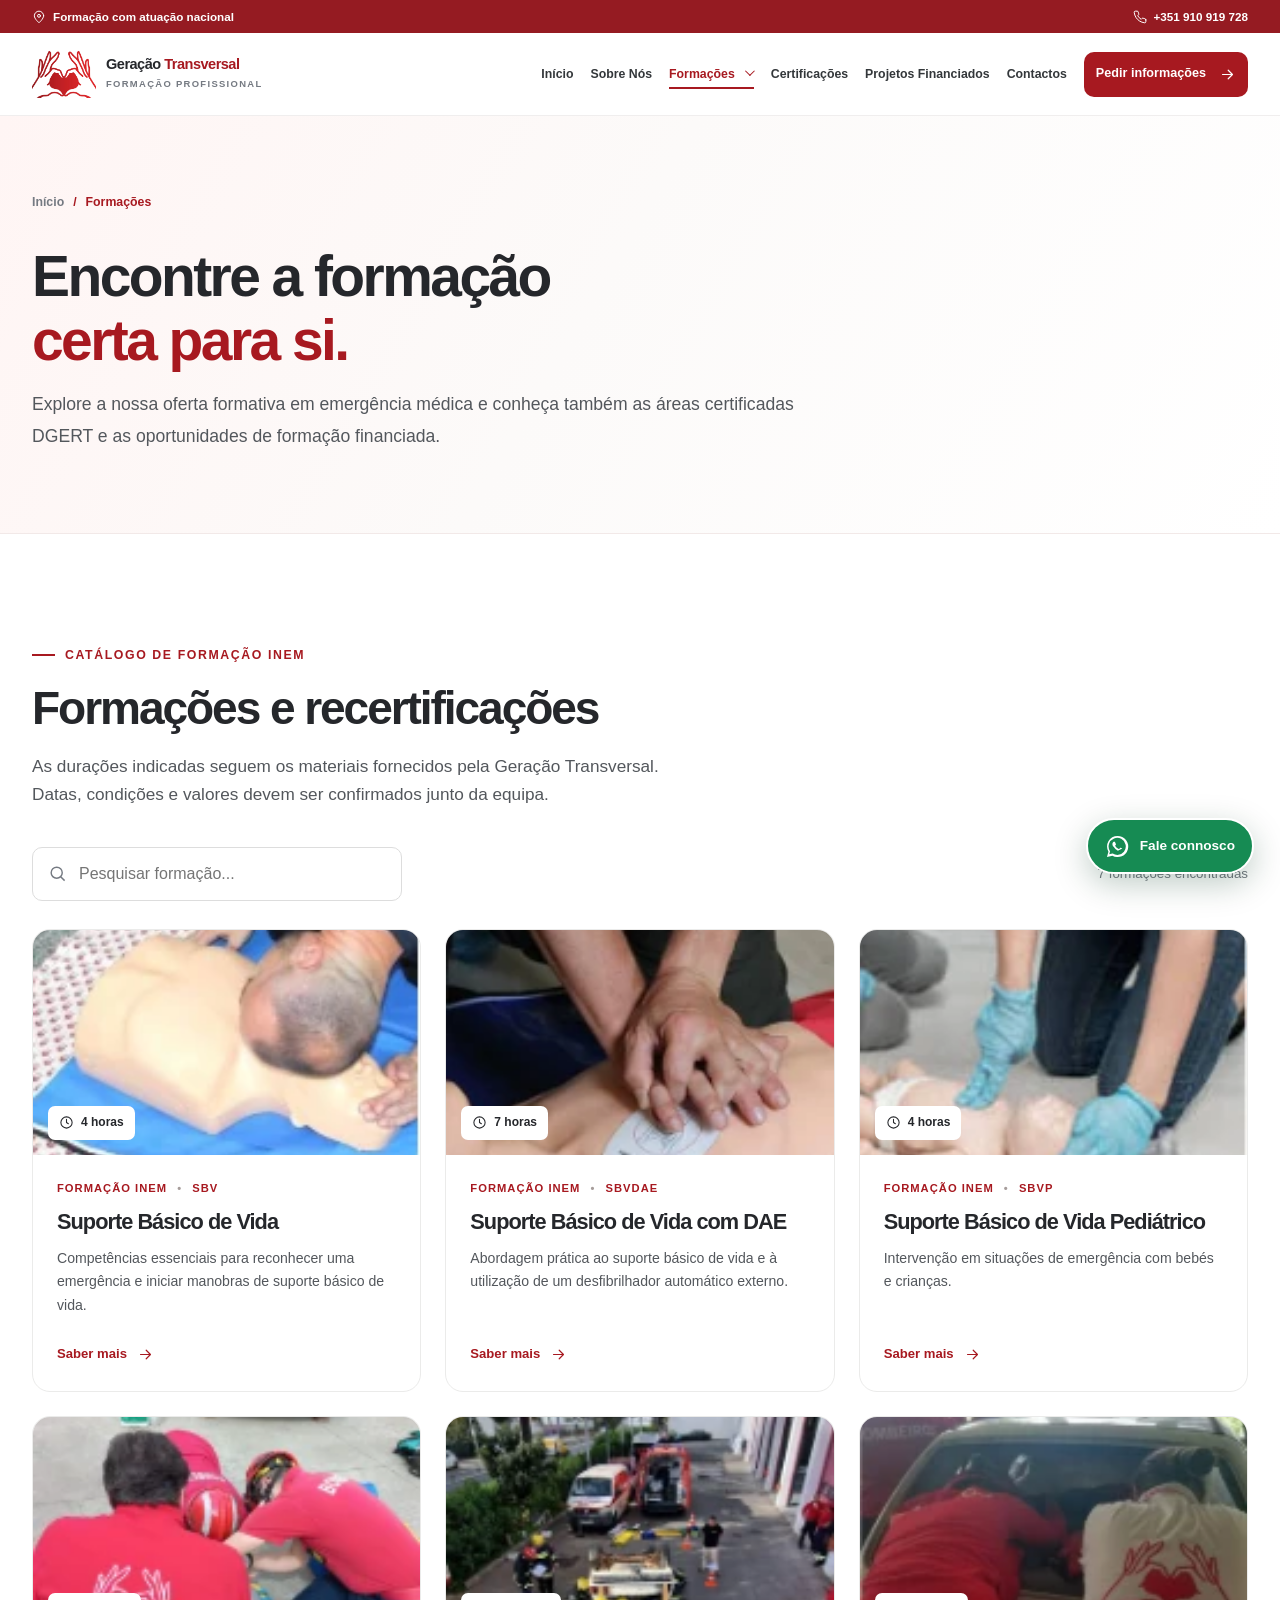
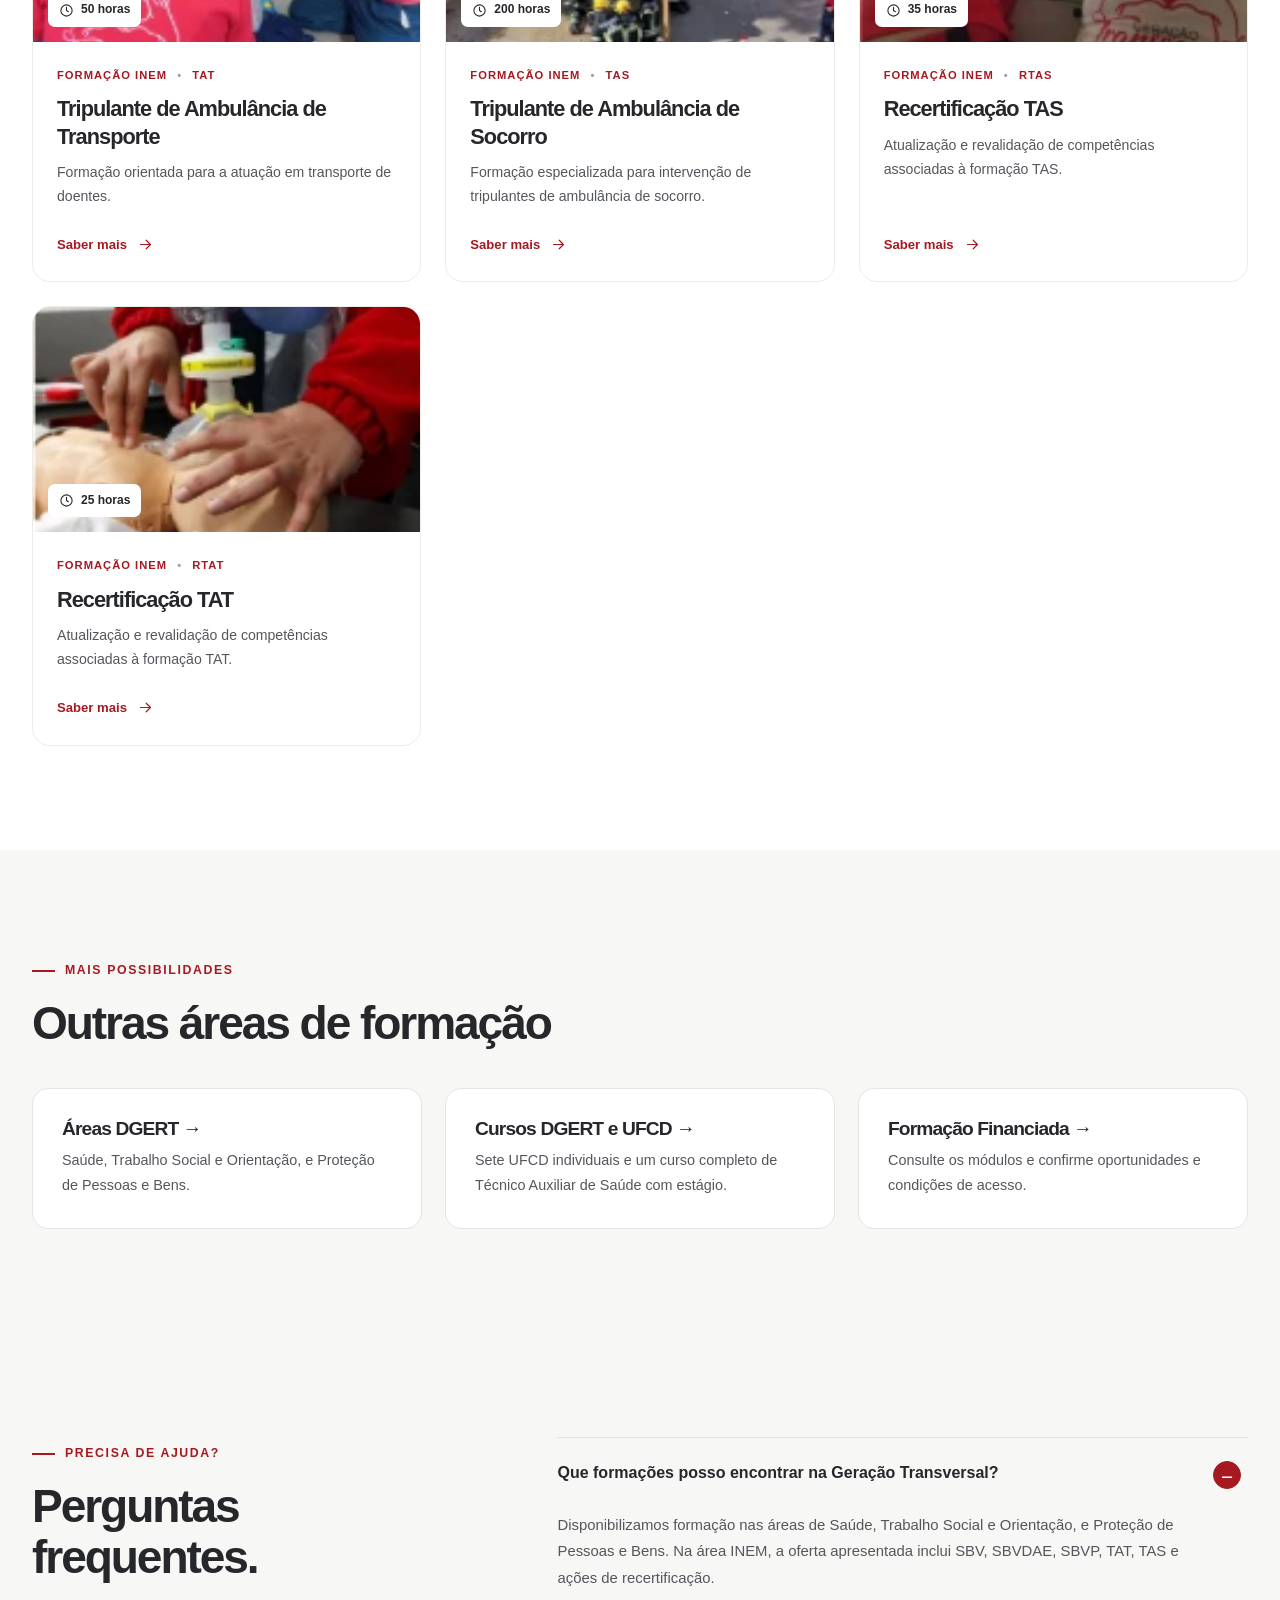
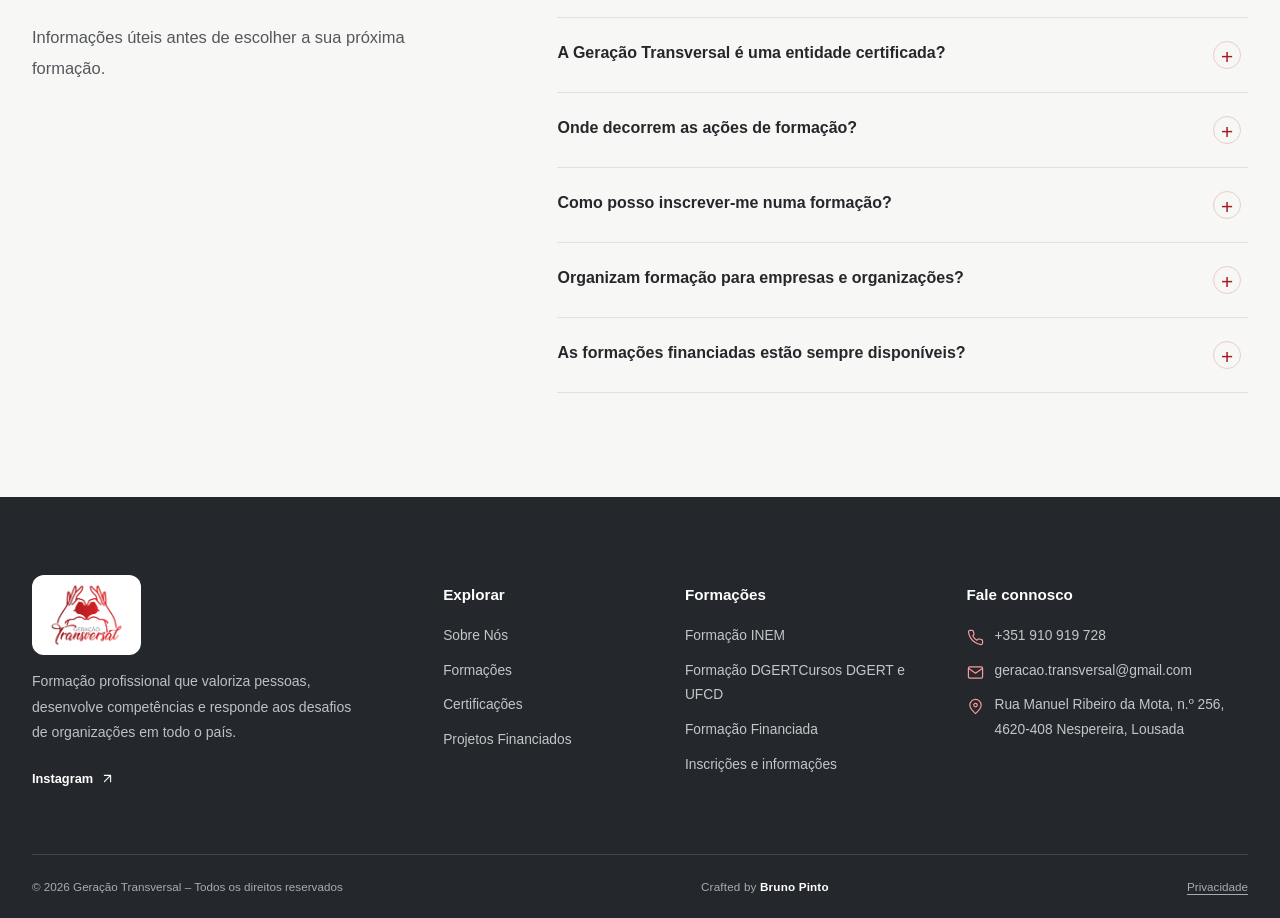
<file: formacoes.html>
<!doctype html>
<html lang="pt-PT">
<head>
  <meta charset="utf-8">
  <meta name="viewport" content="width=device-width, initial-scale=1">
  <meta name="theme-color" content="#a71920">
  <meta name="description" content="Explore os cursos INEM, as UFCD individuais, o curso de Técnico Auxiliar de Saúde e a formação financiada da Geração Transversal.">
  <title>Formações | Geração Transversal</title>
  <link rel="icon" type="image/png" href="assets/images/marca/favicon.png">
  <link rel="apple-touch-icon" href="assets/images/marca/apple-touch-icon.png">
  <link rel="stylesheet" href="assets/css/main.css?v=20261127-1">
  <link rel="stylesheet" href="assets/css/components.css">
  <link rel="stylesheet" href="assets/css/responsive.css">
  <script src="assets/js/data.js" defer></script>
  <script src="assets/js/components.js" defer></script>
  <script src="assets/js/main.js" defer></script>
  <meta property="og:type" content="website">
  <meta property="og:locale" content="pt_PT">
  <meta property="og:site_name" content="Geração Transversal">
  <meta property="og:title" content="Formações | Geração Transversal">
  <meta property="og:description" content="Explore os cursos INEM, as UFCD individuais, o curso de Técnico Auxiliar de Saúde e a formação financiada da Geração Transversal.">
  <!-- Na publicação, usar URL ABSOLUTO com domínio real em og:image. -->
  <meta property="og:image" content="assets/images/marca/partilha-social.jpg">
  <meta name="twitter:card" content="summary_large_image">
  <meta name="robots" content="index,follow">
</head>
<body data-page="formacoes" data-root="">
  <div id="site-header"></div>
  <main id="conteudo"><section class="page-hero"><div class="container"><nav class="breadcrumbs" aria-label="Navegação estrutural"><a href="index.html">Início</a><span aria-hidden="true">/</span><span>Formações</span></nav><h1>Encontre a formação<br><span class="text-red">certa para si.</span></h1><p>Explore a nossa oferta formativa em emergência médica e conheça também as áreas certificadas DGERT e as oportunidades de formação financiada.</p></div></section>
<section class="section"><div class="container"><div class="section-heading"><div class="section-intro"><span class="eyebrow">CATÁLOGO DE FORMAÇÃO INEM</span><h2>Formações e recertificações</h2><p>As durações indicadas seguem os materiais fornecidos pela Geração Transversal. Datas, condições e valores devem ser confirmados junto da equipa.</p></div></div><div class="catalog-tools"><label class="search-field" for="course-search"><svg width="19" height="19" viewBox="0 0 24 24" fill="none" stroke="currentColor" stroke-width="1.8"><circle cx="11" cy="11" r="7"/><path d="m16 16 5 5"/></svg><input id="course-search" type="search" placeholder="Pesquisar formação..." aria-label="Pesquisar formação"></label><small id="course-count" aria-live="polite"></small></div><div class="course-grid" data-course-grid="all"></div><p id="empty-courses" class="detail-banner" hidden>Nenhuma formação corresponde à pesquisa. Experimente outras palavras.</p></div></section>
<section class="section section-muted"><div class="container"><div class="section-intro"><span class="eyebrow">MAIS POSSIBILIDADES</span><h2>Outras áreas de formação</h2></div><div class="grid-3"><a class="info-card" href="formacoes/dgert.html"><h3>Áreas DGERT →</h3><p>Saúde, Trabalho Social e Orientação, e Proteção de Pessoas e Bens.</p></a><a class="info-card" href="formacoes/cursos-dgert.html"><h3>Cursos DGERT e UFCD →</h3><p>Sete UFCD individuais e um curso completo de Técnico Auxiliar de Saúde com estágio.</p></a><a class="info-card" href="formacoes/financiada.html"><h3>Formação Financiada →</h3><p>Consulte os módulos e confirme oportunidades e condições de acesso.</p></a></div></div></section><section class="section section-muted faq-section" aria-labelledby="faq-courses-title"><div class="container faq-layout"><div><span class="eyebrow">PRECISA DE AJUDA?</span><h2 id="faq-courses-title">Perguntas frequentes.</h2><p>Informações úteis antes de escolher a sua próxima formação.</p></div><div class="faq-list" data-faq></div></div></section></main>
  <div id="site-footer"></div>
  <noscript><div class="container" style="padding:18px"><p>Para utilizar o menu e o catálogo de formações, ativa o JavaScript no navegador. Podes contactar-nos pelo telefone +351 910 919 728.</p></div></noscript>
</body>
</html>
</file>
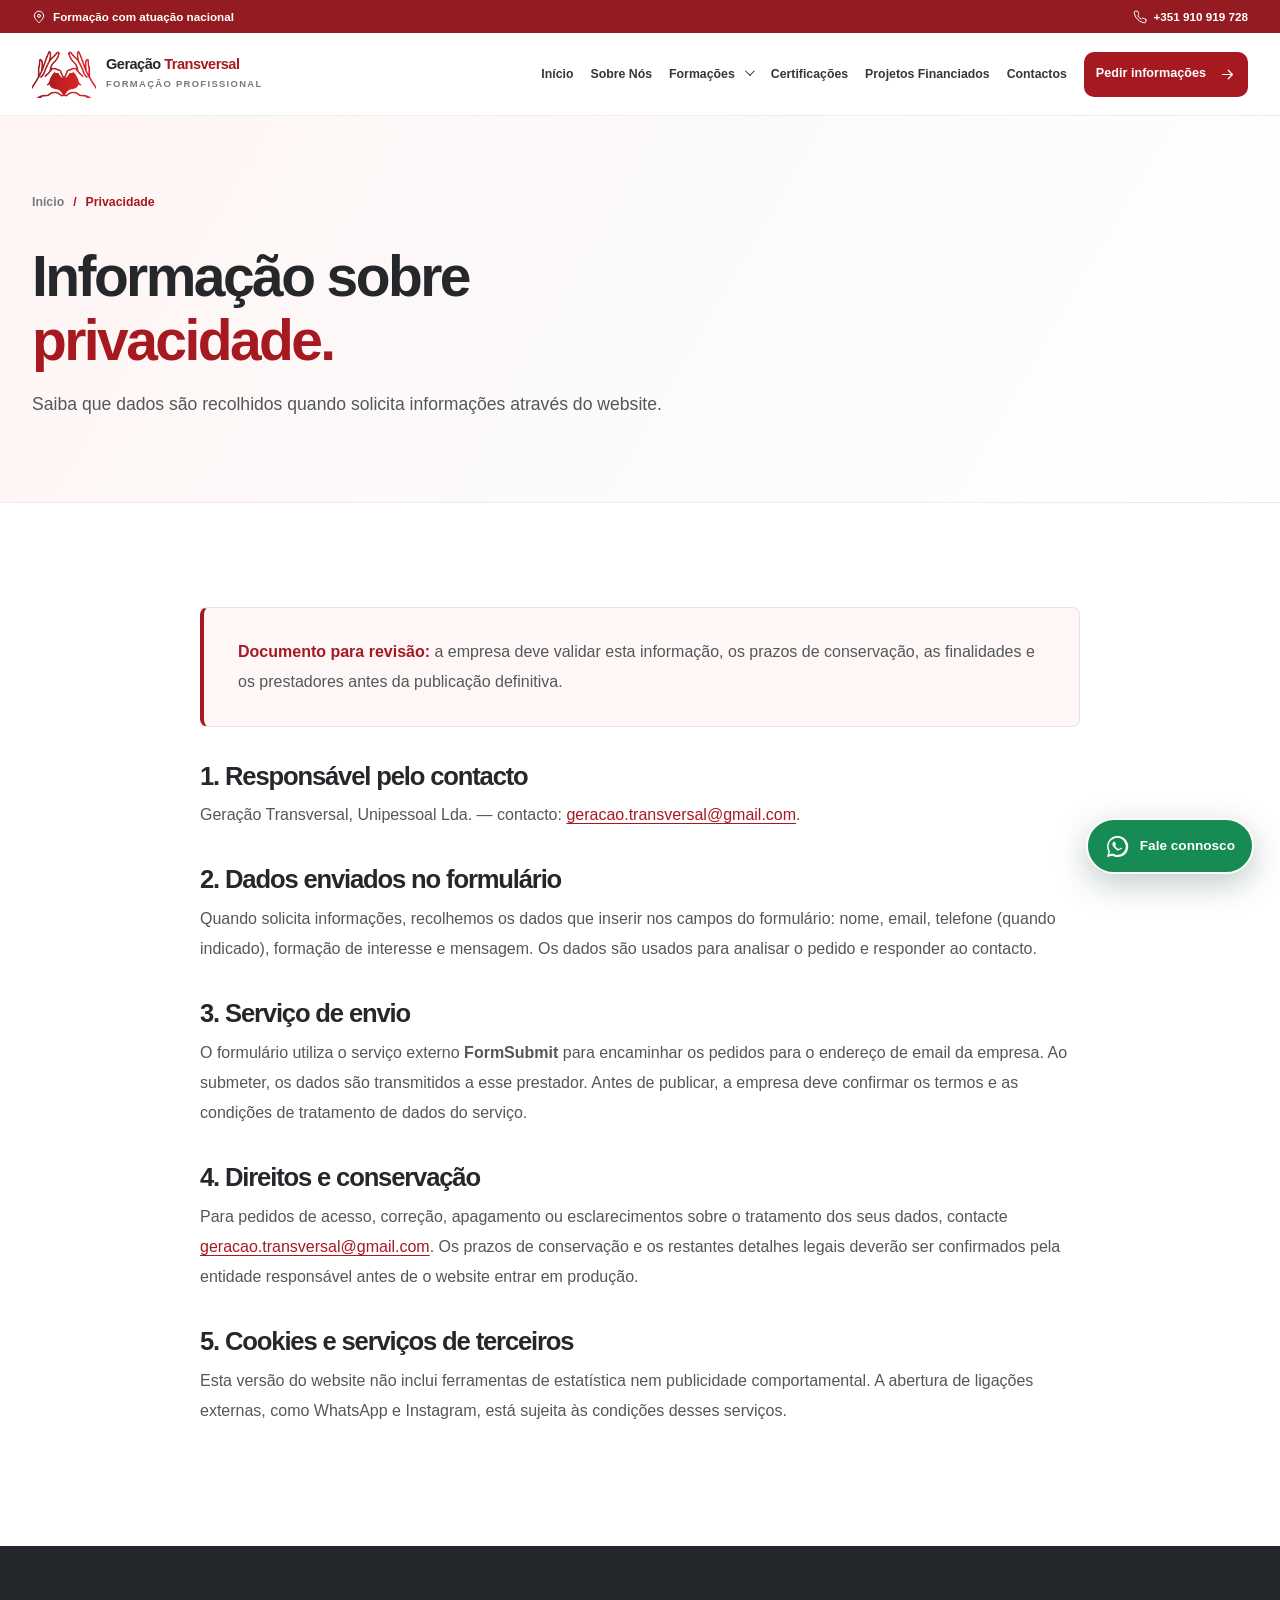
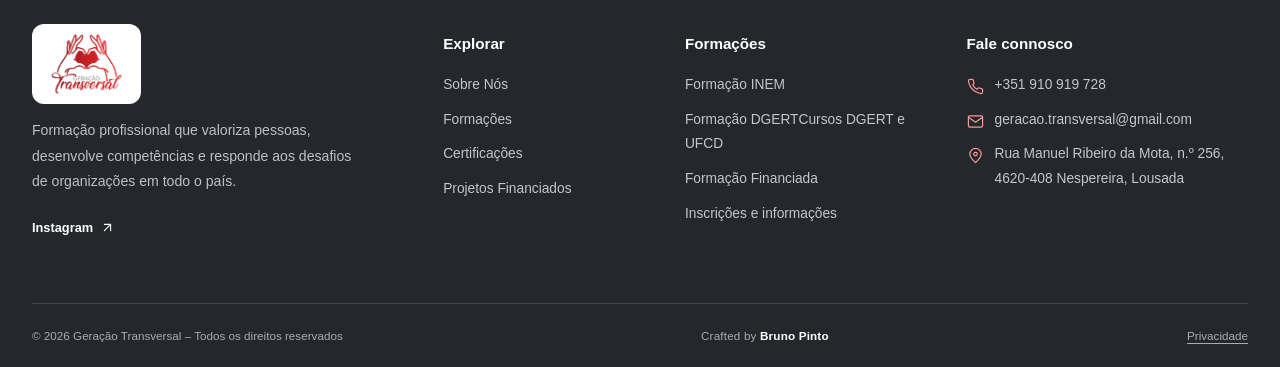
<file: privacidade.html>
<!doctype html>
<html lang="pt-PT"><head><meta charset="utf-8"><meta name="viewport" content="width=device-width,initial-scale=1"><meta name="description" content="Informação sobre privacidade e tratamento dos dados enviados à Geração Transversal."><meta name="theme-color" content="#a71920"><title>Privacidade | Geração Transversal</title><link rel="icon" type="image/png" href="assets/images/marca/favicon.png">
  <link rel="apple-touch-icon" href="assets/images/marca/apple-touch-icon.png"><link rel="stylesheet" href="assets/css/main.css?v=20261127-1"><link rel="stylesheet" href="assets/css/components.css"><link rel="stylesheet" href="assets/css/responsive.css"><script src="assets/js/data.js" defer></script><script src="assets/js/components.js" defer></script><script src="assets/js/main.js" defer></script>  <meta property="og:type" content="website">
  <meta property="og:locale" content="pt_PT">
  <meta property="og:site_name" content="Geração Transversal">
  <meta property="og:title" content="Privacidade | Geração Transversal">
  <meta property="og:description" content="Informação sobre privacidade e tratamento dos dados enviados à Geração Transversal.">
  <!-- Na publicação, usar URL ABSOLUTO com domínio real em og:image. -->
  <meta property="og:image" content="assets/images/marca/partilha-social.jpg">
  <meta name="twitter:card" content="summary_large_image">
  <meta name="robots" content="index,follow">
</head>
<body data-page="privacidade" data-root=""><div id="site-header"></div><main id="conteudo"><section class="page-hero"><div class="container"><nav class="breadcrumbs" aria-label="Navegação estrutural"><a href="index.html">Início</a><span aria-hidden="true">/</span><span>Privacidade</span></nav><h1>Informação sobre<br><span class="text-red">privacidade.</span></h1><p>Saiba que dados são recolhidos quando solicita informações através do website.</p></div></section><section class="section"><div class="container legal-copy"><div class="detail-banner"><p><strong>Documento para revisão:</strong> a empresa deve validar esta informação, os prazos de conservação, as finalidades e os prestadores antes da publicação definitiva.</p></div><h2>1. Responsável pelo contacto</h2><p>Geração Transversal, Unipessoal Lda. — contacto: <a href="mailto:geracao.transversal@gmail.com">geracao.transversal@gmail.com</a>.</p><h2>2. Dados enviados no formulário</h2><p>Quando solicita informações, recolhemos os dados que inserir nos campos do formulário: nome, email, telefone (quando indicado), formação de interesse e mensagem. Os dados são usados para analisar o pedido e responder ao contacto.</p><h2>3. Serviço de envio</h2><p>O formulário utiliza o serviço externo <strong>FormSubmit</strong> para encaminhar os pedidos para o endereço de email da empresa. Ao submeter, os dados são transmitidos a esse prestador. Antes de publicar, a empresa deve confirmar os termos e as condições de tratamento de dados do serviço.</p><h2>4. Direitos e conservação</h2><p>Para pedidos de acesso, correção, apagamento ou esclarecimentos sobre o tratamento dos seus dados, contacte <a href="mailto:geracao.transversal@gmail.com">geracao.transversal@gmail.com</a>. Os prazos de conservação e os restantes detalhes legais deverão ser confirmados pela entidade responsável antes de o website entrar em produção.</p><h2>5. Cookies e serviços de terceiros</h2><p>Esta versão do website não inclui ferramentas de estatística nem publicidade comportamental. A abertura de ligações externas, como WhatsApp e Instagram, está sujeita às condições desses serviços.</p></div></section></main><div id="site-footer"></div></body></html>
</file>
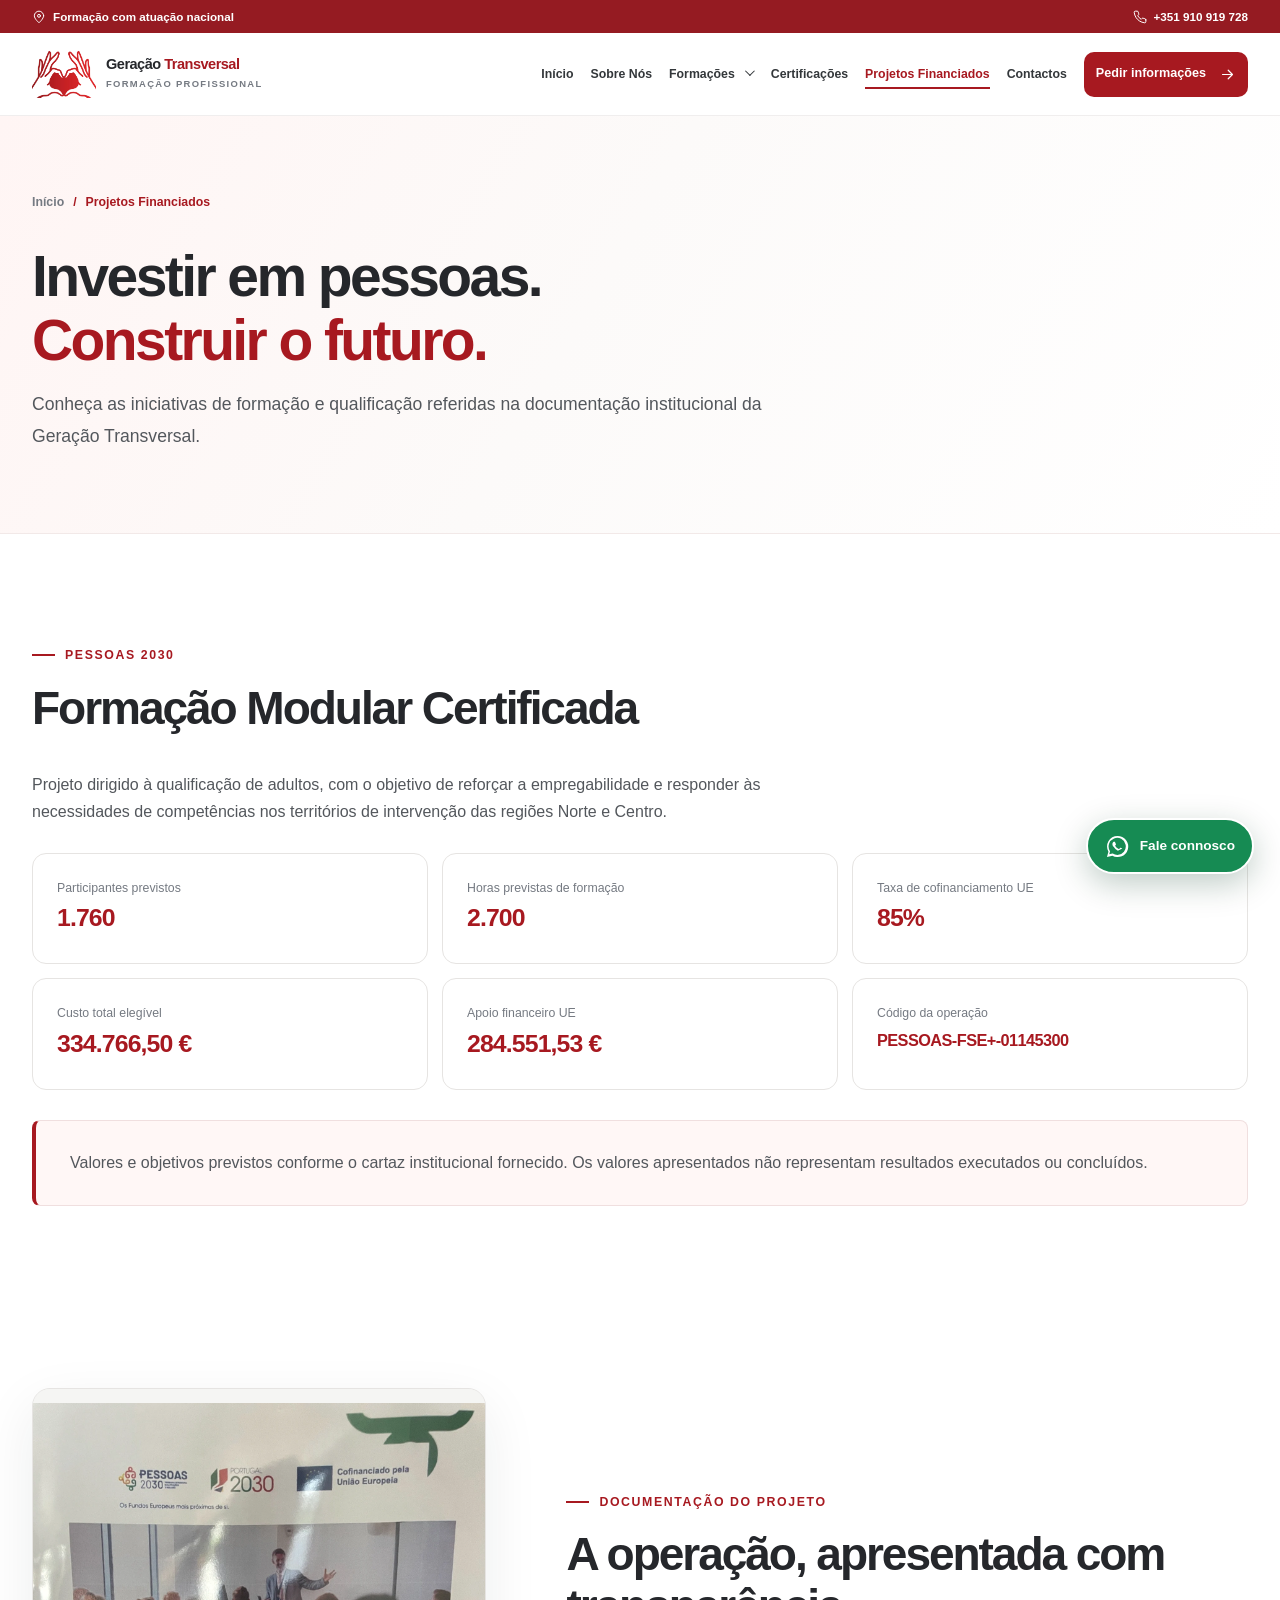
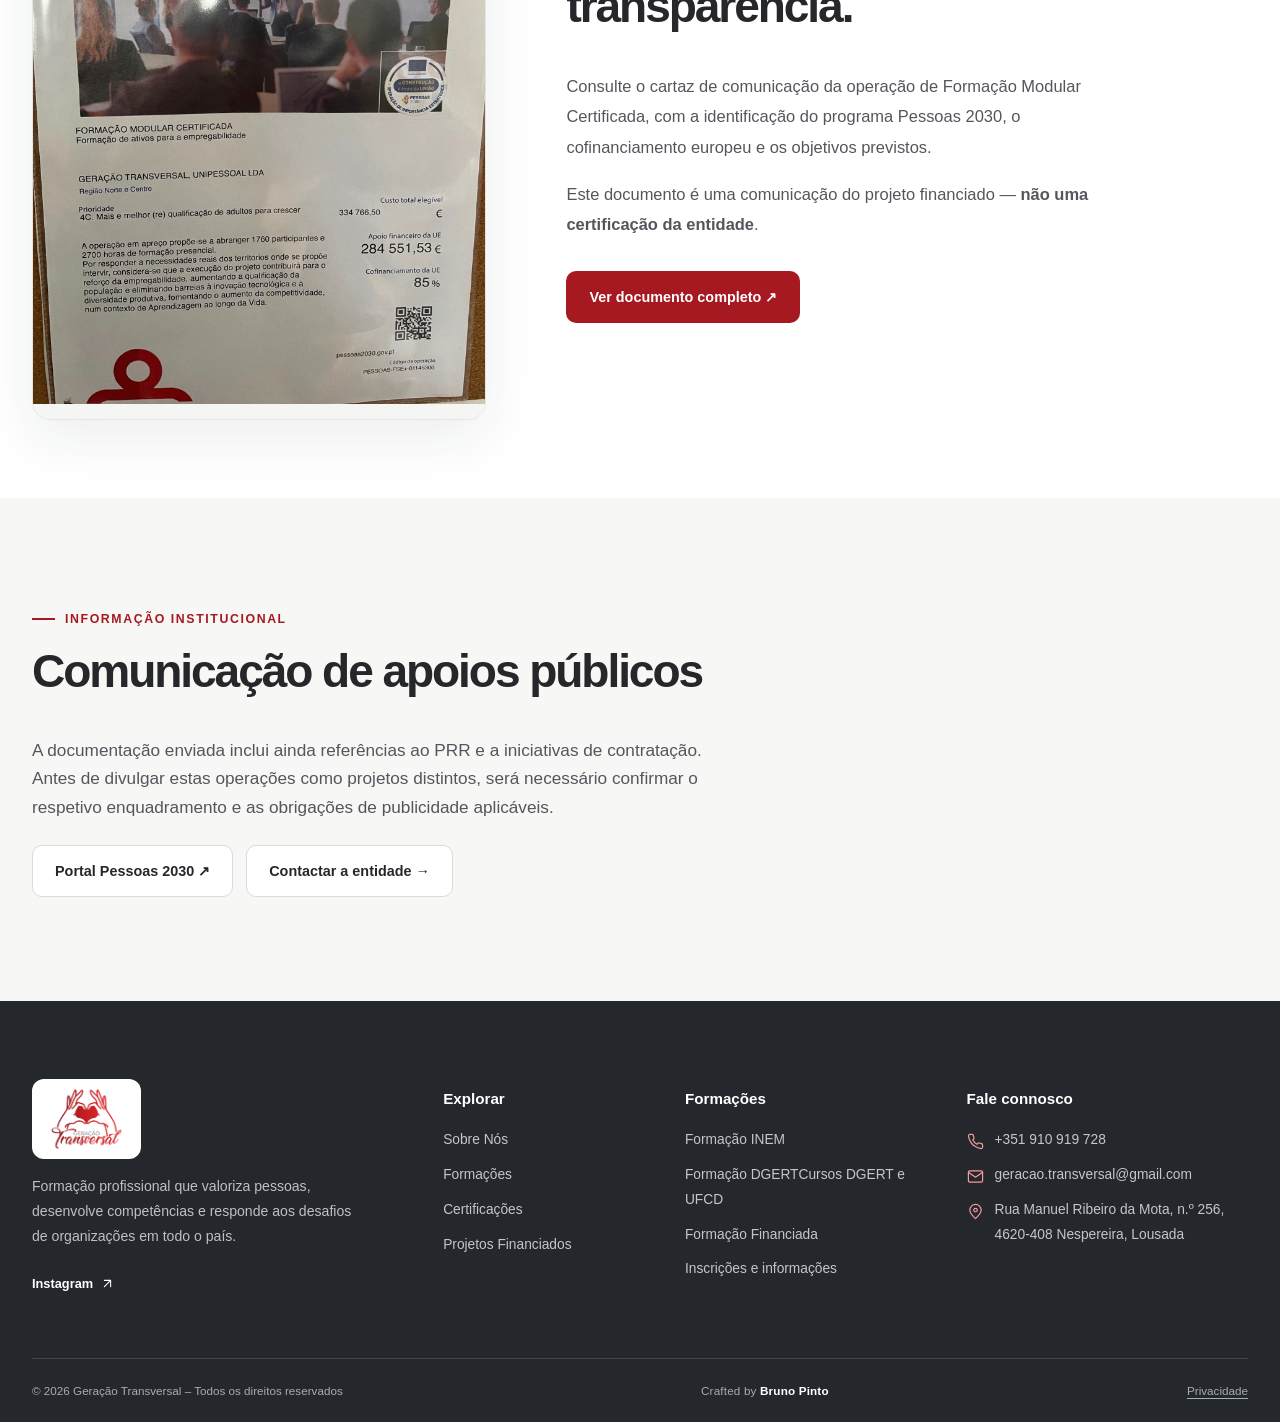
<file: projetos.html>
<!doctype html>
<html lang="pt-PT">
<head>
  <meta charset="utf-8">
  <meta name="viewport" content="width=device-width, initial-scale=1">
  <meta name="theme-color" content="#a71920">
  <meta name="description" content="Projetos de formação e qualificação da Geração Transversal no âmbito do Pessoas 2030.">
  <title>Projetos Financiados | Geração Transversal</title>
  <link rel="icon" type="image/png" href="assets/images/marca/favicon.png">
  <link rel="apple-touch-icon" href="assets/images/marca/apple-touch-icon.png">
  <link rel="stylesheet" href="assets/css/main.css?v=20261127-1">
  <link rel="stylesheet" href="assets/css/components.css">
  <link rel="stylesheet" href="assets/css/responsive.css">
  <script src="assets/js/data.js" defer></script>
  <script src="assets/js/components.js" defer></script>
  <script src="assets/js/main.js" defer></script>
  <meta property="og:type" content="website">
  <meta property="og:locale" content="pt_PT">
  <meta property="og:site_name" content="Geração Transversal">
  <meta property="og:title" content="Projetos Financiados | Geração Transversal">
  <meta property="og:description" content="Projetos de formação e qualificação da Geração Transversal no âmbito do Pessoas 2030.">
  <!-- Na publicação, usar URL ABSOLUTO com domínio real em og:image. -->
  <meta property="og:image" content="assets/images/marca/partilha-social.jpg">
  <meta name="twitter:card" content="summary_large_image">
  <meta name="robots" content="index,follow">
</head>
<body data-page="projetos" data-root="">
  <div id="site-header"></div>
  <main id="conteudo"><section class="page-hero"><div class="container"><nav class="breadcrumbs" aria-label="Navegação estrutural"><a href="index.html">Início</a><span aria-hidden="true">/</span><span>Projetos Financiados</span></nav><h1>Investir em pessoas.<br><span class="text-red">Construir o futuro.</span></h1><p>Conheça as iniciativas de formação e qualificação referidas na documentação institucional da Geração Transversal.</p></div></section>
<section class="section"><div class="container"><span class="eyebrow">PESSOAS 2030</span><h2>Formação Modular Certificada</h2><p style="max-width:820px">Projeto dirigido à qualificação de adultos, com o objetivo de reforçar a empregabilidade e responder às necessidades de competências nos territórios de intervenção das regiões Norte e Centro.</p><div class="project-details"><div class="project-stat"><small>Participantes previstos</small><strong>1.760</strong></div><div class="project-stat"><small>Horas previstas de formação</small><strong>2.700</strong></div><div class="project-stat"><small>Taxa de cofinanciamento UE</small><strong>85%</strong></div><div class="project-stat"><small>Custo total elegível</small><strong>334.766,50 €</strong></div><div class="project-stat"><small>Apoio financeiro UE</small><strong>284.551,53 €</strong></div><div class="project-stat"><small>Código da operação</small><strong style="font-size:1.02rem;line-height:2">PESSOAS-FSE+-01145300</strong></div></div><div class="detail-banner" style="margin-top:30px"><p>Valores e objetivos previstos conforme o cartaz institucional fornecido. Os valores apresentados não representam resultados executados ou concluídos.</p></div></div></section>
<section class="section-sm project-document-section" aria-labelledby="project-document-heading">
  <div class="container project-document-layout">
    <div class="project-document-preview reveal"><a class="document-image-link" href="assets/images/documentos/originais/comunicacao-pessoas-2030.jpg" data-document-open data-document-image="assets/images/documentos/comunicacao-pessoas-2030.webp" data-document-title="Cartaz de comunicação Pessoas 2030" aria-label="Ampliar Cartaz de comunicação Pessoas 2030">
       <img src="assets/images/documentos/comunicacao-pessoas-2030.webp" alt="Fotografia corrigida do documento: Cartaz de comunicação Pessoas 2030" loading="lazy" decoding="async" width="660" height="470">
       <span class="document-image-overlay"><span aria-hidden="true">⌕</span> Ampliar documento</span>
      </a></div>
    <div class="project-document-copy reveal"><span class="eyebrow">DOCUMENTAÇÃO DO PROJETO</span><h2 id="project-document-heading">A operação, apresentada com transparência.</h2><p>Consulte o cartaz de comunicação da operação de Formação Modular Certificada, com a identificação do programa Pessoas 2030, o cofinanciamento europeu e os objetivos previstos.</p><p>Este documento é uma comunicação do projeto financiado — <strong>não uma certificação da entidade</strong>.</p><a class="btn btn-primary" href="assets/images/documentos/originais/comunicacao-pessoas-2030.jpg" data-document-open data-document-image="assets/images/documentos/comunicacao-pessoas-2030.webp" data-document-title="Cartaz de comunicação Pessoas 2030">Ver documento completo ↗</a></div>
  </div>
</section>
<section class="section section-muted"><div class="container"><div class="section-intro"><span class="eyebrow">INFORMAÇÃO INSTITUCIONAL</span><h2>Comunicação de apoios públicos</h2><p>A documentação enviada inclui ainda referências ao PRR e a iniciativas de contratação. Antes de divulgar estas operações como projetos distintos, será necessário confirmar o respetivo enquadramento e as obrigações de publicidade aplicáveis.</p></div><div class="btn-row" style="margin-top:24px"><a class="btn btn-outline" href="https://pessoas2030.gov.pt/" target="_blank" rel="noopener noreferrer">Portal Pessoas 2030 ↗</a><a class="btn btn-outline" href="contactos.html">Contactar a entidade →</a></div></div></section>
<dialog class="document-viewer" id="document-viewer" aria-labelledby="document-viewer-title">
  <div class="document-viewer-inner">
    <div class="document-viewer-bar">
      <div><span class="eyebrow">DOCUMENTAÇÃO INSTITUCIONAL</span><h2 id="document-viewer-title">Documento</h2></div>
      <button type="button" class="document-viewer-close" data-document-close aria-label="Fechar documento">&times;</button>
    </div>
    <div class="document-viewer-scroll"><img data-document-viewer-image alt="Documento institucional em tamanho grande" loading="lazy"></div>
    <div class="document-viewer-footer"><p>Imagem otimizada para leitura a partir da fotografia fornecida. O documento original está disponível para consulta.</p><a class="text-link" data-document-original href="#" target="_blank" rel="noopener noreferrer">Abrir fotografia original ↗</a></div>
  </div>
</dialog>
</main>
  <div id="site-footer"></div>
  <noscript><div class="container" style="padding:18px"><p>Para utilizar o menu e o catálogo de formações, ativa o JavaScript no navegador. Podes contactar-nos pelo telefone +351 910 919 728.</p></div></noscript>
</body>
</html>
</file>
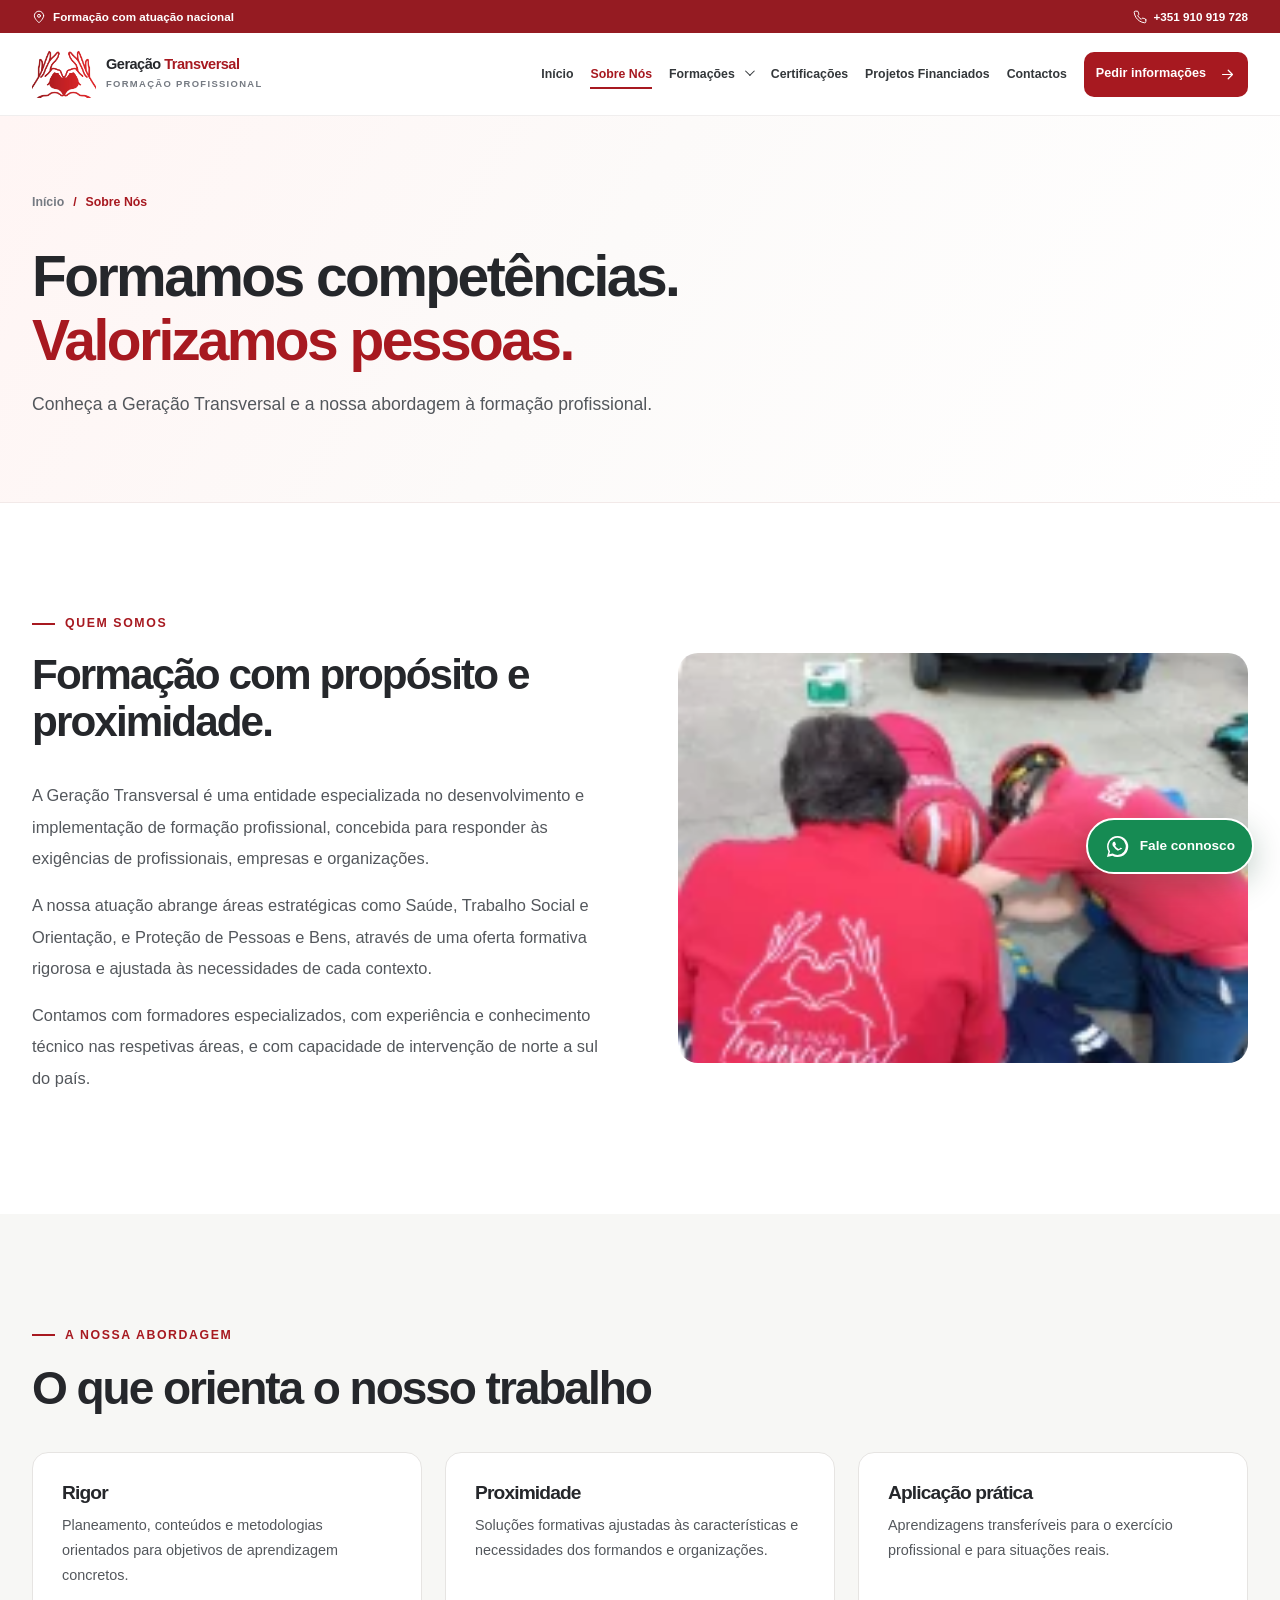
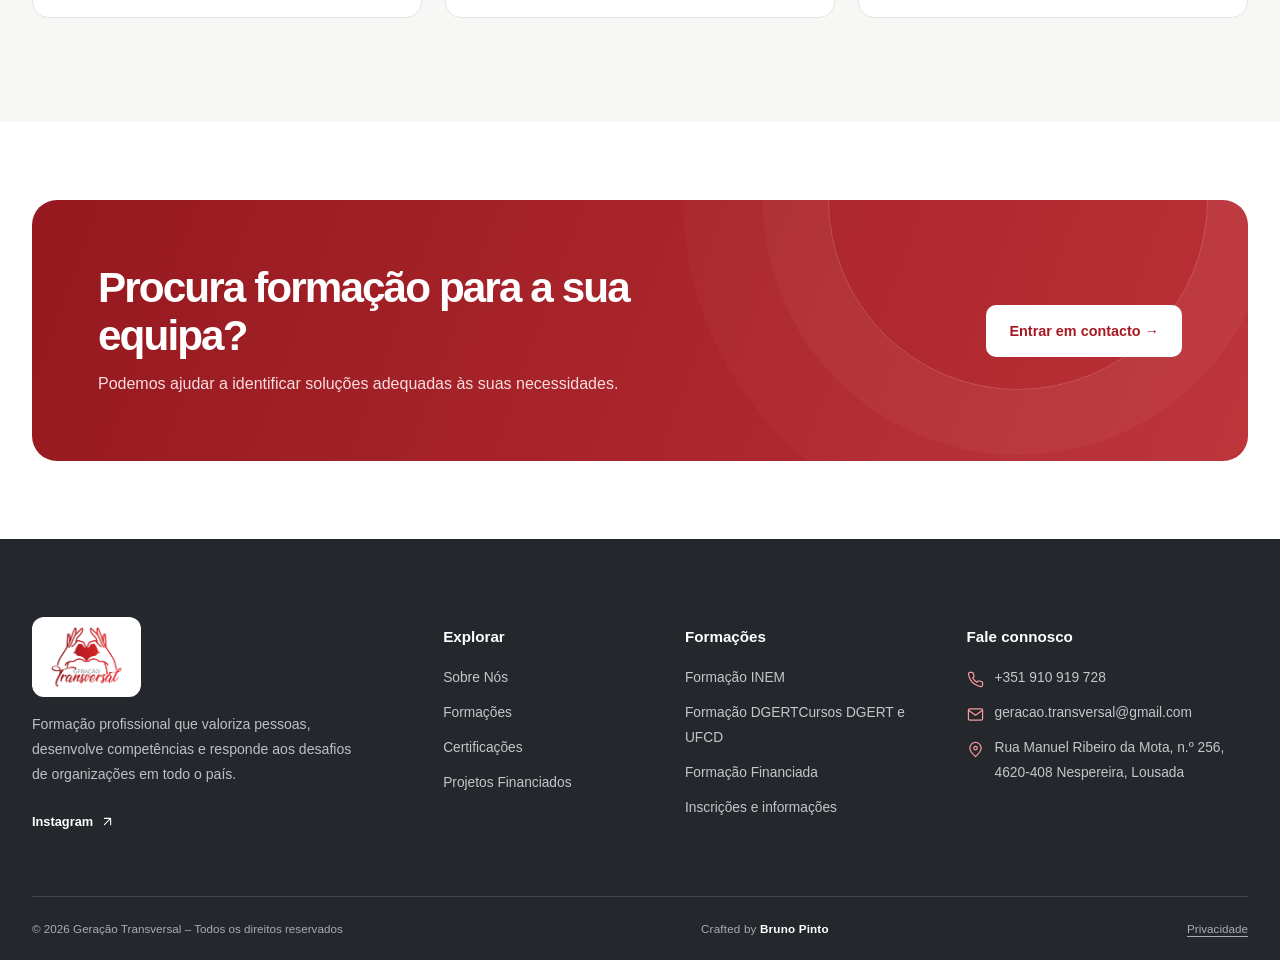
<file: sobre.html>
<!doctype html>
<html lang="pt-PT">
<head>
  <meta charset="utf-8">
  <meta name="viewport" content="width=device-width, initial-scale=1">
  <meta name="theme-color" content="#a71920">
  <meta name="description" content="Conheça a Geração Transversal, entidade especializada em formação profissional, com formadores experientes e atuação nacional.">
  <title>Sobre Nós | Geração Transversal</title>
  <link rel="icon" type="image/png" href="assets/images/marca/favicon.png">
  <link rel="apple-touch-icon" href="assets/images/marca/apple-touch-icon.png">
  <link rel="stylesheet" href="assets/css/main.css?v=20261127-1">
  <link rel="stylesheet" href="assets/css/components.css">
  <link rel="stylesheet" href="assets/css/responsive.css">
  <script src="assets/js/data.js" defer></script>
  <script src="assets/js/components.js" defer></script>
  <script src="assets/js/main.js" defer></script>
  <meta property="og:type" content="website">
  <meta property="og:locale" content="pt_PT">
  <meta property="og:site_name" content="Geração Transversal">
  <meta property="og:title" content="Sobre Nós | Geração Transversal">
  <meta property="og:description" content="Conheça a Geração Transversal, entidade especializada em formação profissional, com formadores experientes e atuação nacional.">
  <!-- Na publicação, usar URL ABSOLUTO com domínio real em og:image. -->
  <meta property="og:image" content="assets/images/marca/partilha-social.jpg">
  <meta name="twitter:card" content="summary_large_image">
  <meta name="robots" content="index,follow">
</head>
<body data-page="sobre" data-root="">
  <div id="site-header"></div>
  <main id="conteudo"><section class="page-hero"><div class="container"><nav class="breadcrumbs" aria-label="Navegação estrutural"><a href="index.html">Início</a><span aria-hidden="true">/</span><span>Sobre Nós</span></nav><h1>Formamos competências.<br><span class="text-red">Valorizamos pessoas.</span></h1><p>Conheça a Geração Transversal e a nossa abordagem à formação profissional.</p></div></section>
<section class="section"><div class="container content-grid"><div class="rich-content reveal"><span class="eyebrow">QUEM SOMOS</span><h2>Formação com propósito e proximidade.</h2><p>A Geração Transversal é uma entidade especializada no desenvolvimento e implementação de formação profissional, concebida para responder às exigências de profissionais, empresas e organizações.</p><p>A nossa atuação abrange áreas estratégicas como Saúde, Trabalho Social e Orientação, e Proteção de Pessoas e Bens, através de uma oferta formativa rigorosa e ajustada às necessidades de cada contexto.</p><p>Contamos com formadores especializados, com experiência e conhecimento técnico nas respetivas áreas, e com capacidade de intervenção de norte a sul do país.</p></div><img class="reveal" loading="lazy" src="assets/images/formacoes/tat.webp" alt="Formandos da Geração Transversal num exercício de emergência médica" width="580" height="410"></div></section>
<section class="section section-muted"><div class="container"><div class="section-intro reveal" style="margin-bottom:32px"><span class="eyebrow">A NOSSA ABORDAGEM</span><h2>O que orienta o nosso trabalho</h2></div><div class="grid-3"><div class="info-card reveal"><h3>Rigor</h3><p>Planeamento, conteúdos e metodologias orientados para objetivos de aprendizagem concretos.</p></div><div class="info-card reveal"><h3>Proximidade</h3><p>Soluções formativas ajustadas às características e necessidades dos formandos e organizações.</p></div><div class="info-card reveal"><h3>Aplicação prática</h3><p>Aprendizagens transferíveis para o exercício profissional e para situações reais.</p></div></div></div></section>
<section class="section-sm"><div class="container"><div class="cta-panel"><div><h2>Procura formação para a sua equipa?</h2><p>Podemos ajudar a identificar soluções adequadas às suas necessidades.</p></div><a class="btn btn-white" href="contactos.html">Entrar em contacto →</a></div></div></section></main>
  <div id="site-footer"></div>
  <noscript><div class="container" style="padding:18px"><p>Para utilizar o menu e o catálogo de formações, ativa o JavaScript no navegador. Podes contactar-nos pelo telefone +351 910 919 728.</p></div></noscript>
</body>
</html>
</file>
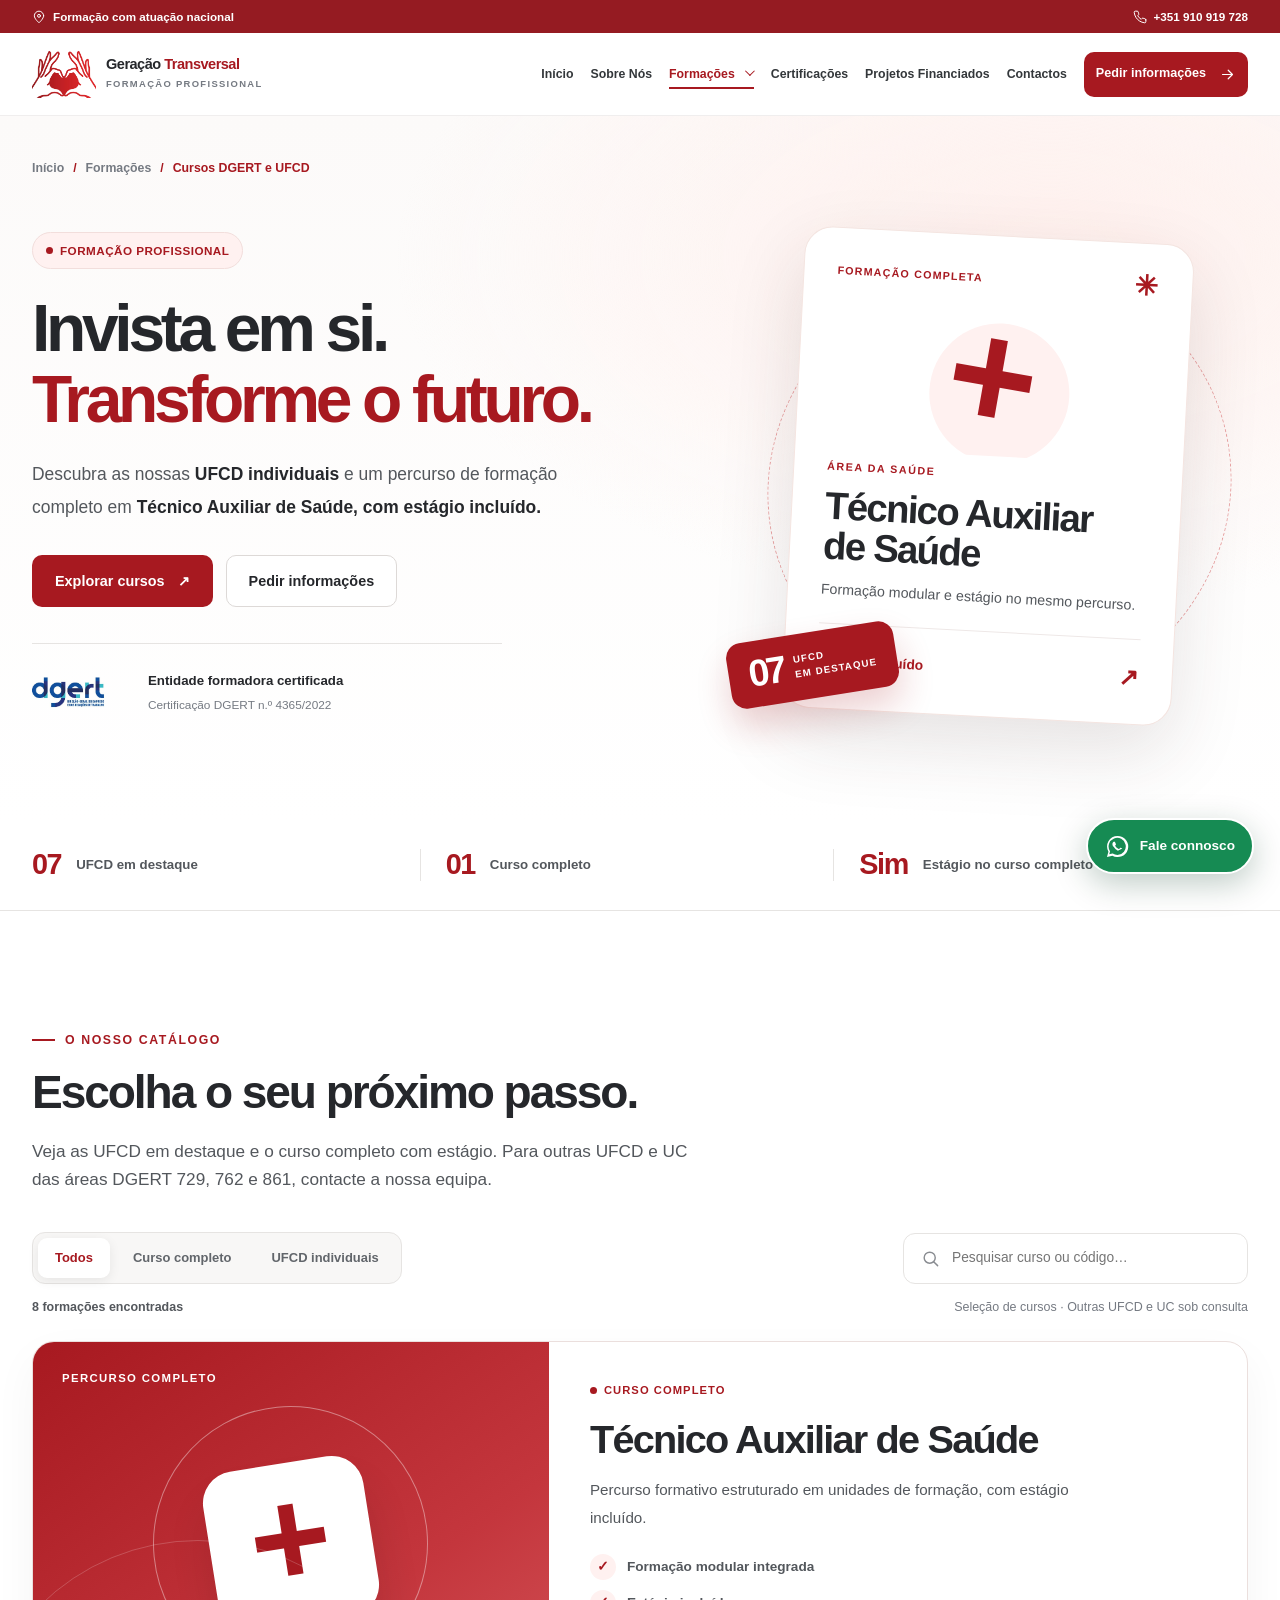
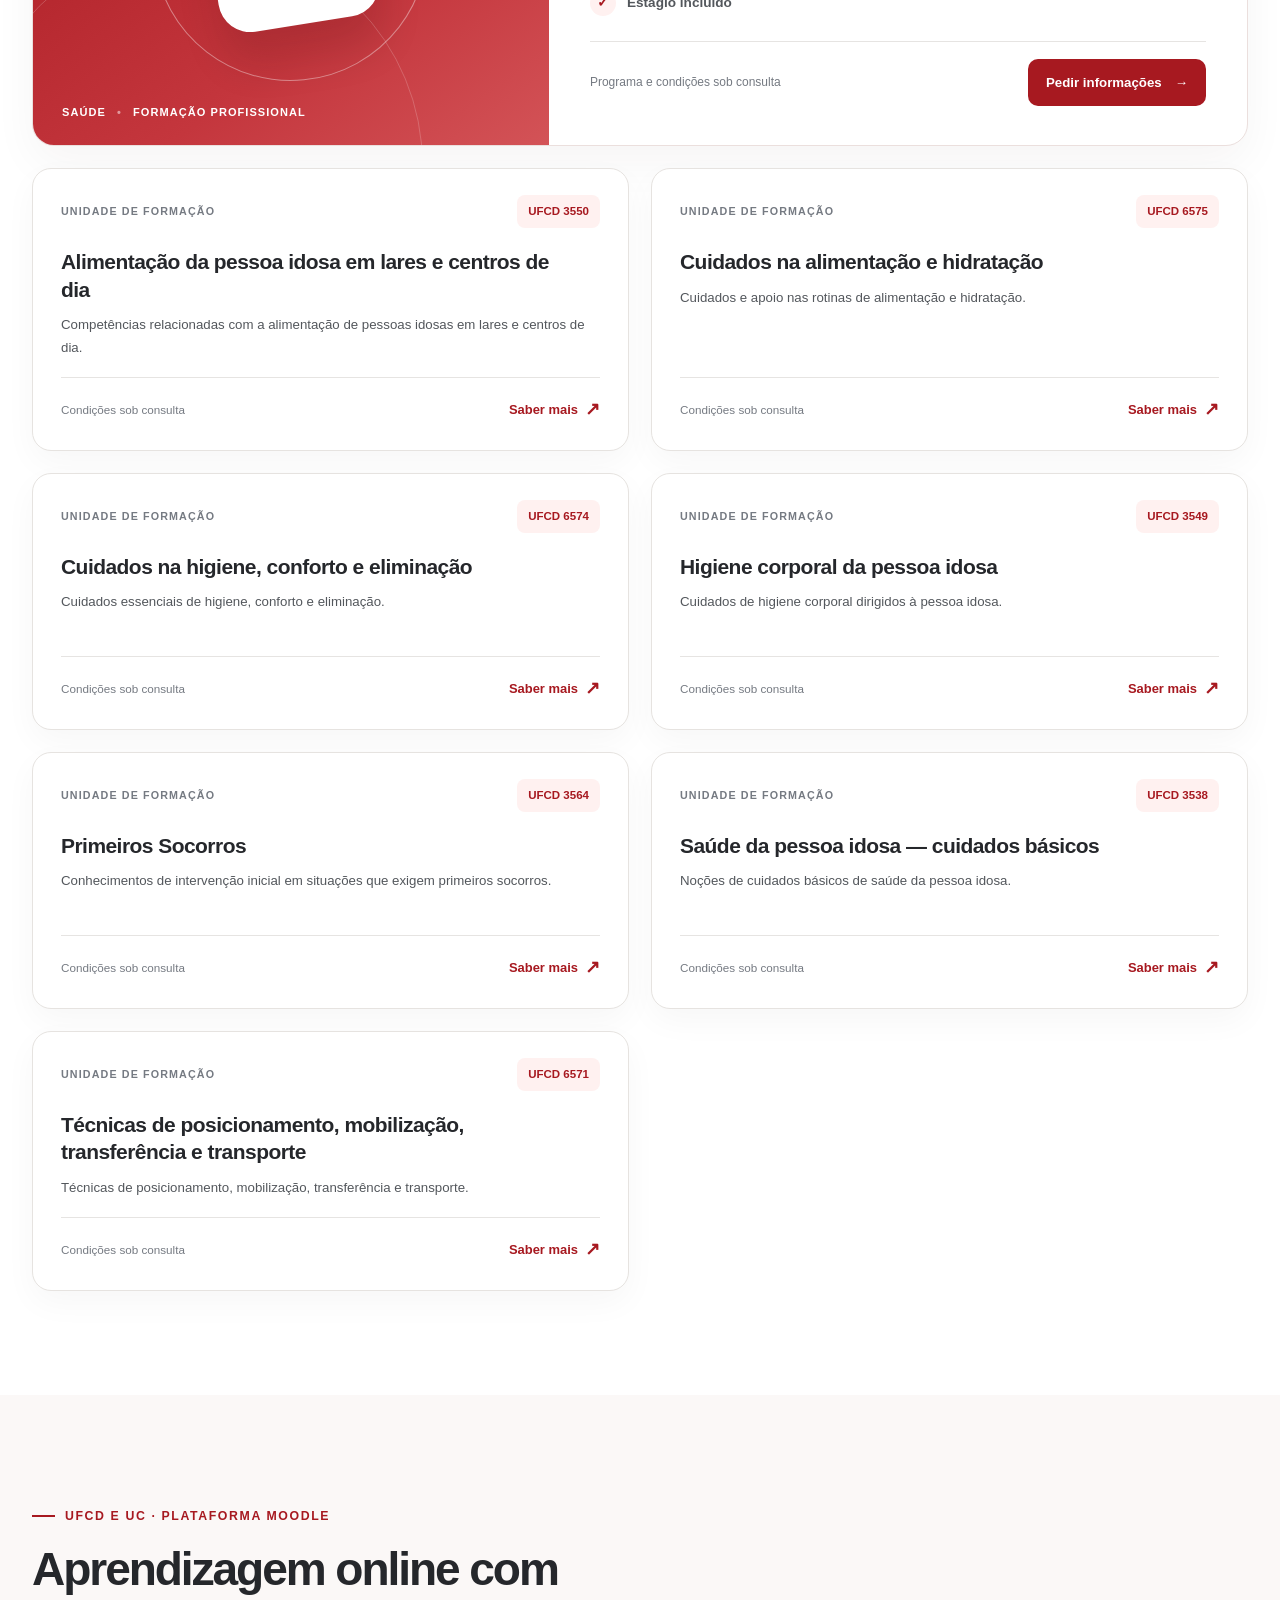
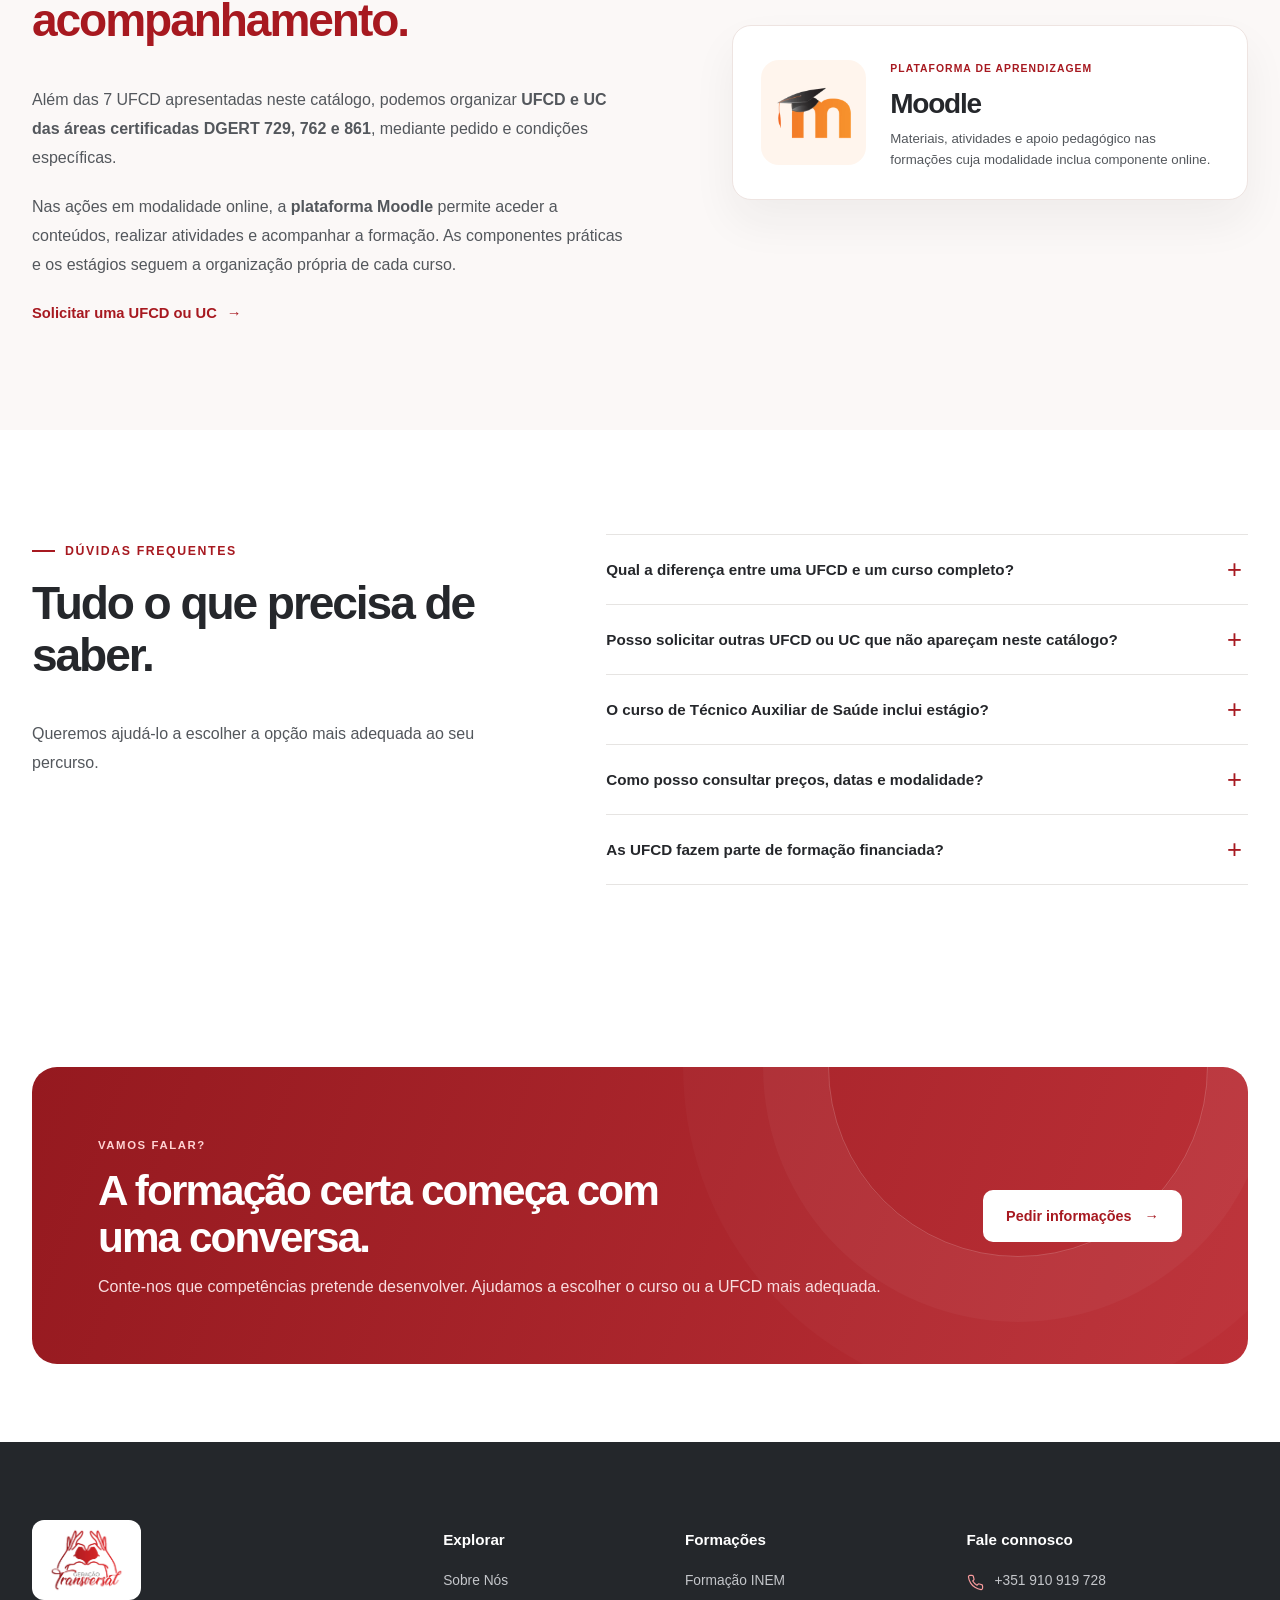
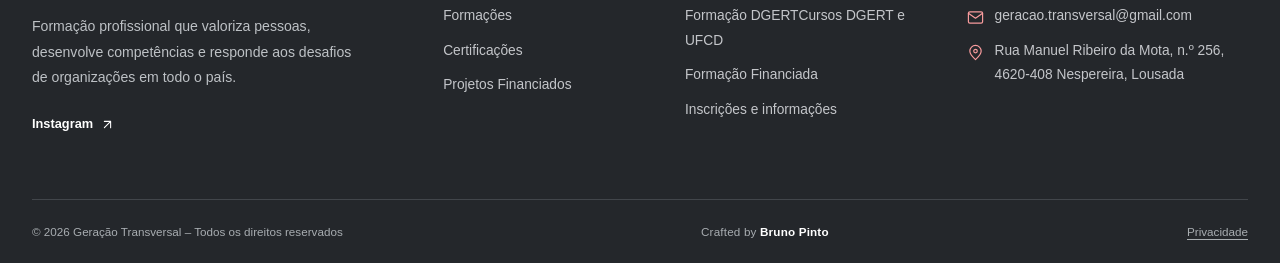
<file: formacoes/cursos-dgert.html>
<!doctype html>
<html lang="pt-PT">
<head>
  <meta charset="utf-8">
  <meta name="viewport" content="width=device-width, initial-scale=1">
  <meta name="theme-color" content="#a71920">
  <meta name="description" content="Explore o curso completo de Técnico Auxiliar de Saúde com estágio e 7 UFCD individuais da Geração Transversal. Entidade formadora certificada DGERT.">
  <title>Cursos DGERT e UFCD | Geração Transversal</title>
  <link rel="icon" type="image/png" href="../assets/images/marca/favicon.png">
  <link rel="apple-touch-icon" href="../assets/images/marca/apple-touch-icon.png">
  <link rel="stylesheet" href="../assets/css/main.css?v=20261127-1">
  <link rel="stylesheet" href="../assets/css/components.css">
  <link rel="stylesheet" href="../assets/css/responsive.css">
  <link rel="stylesheet" href="../assets/css/dgert-catalog.css">
  <script src="../assets/js/data.js" defer></script>
  <script src="../assets/js/components.js" defer></script>
  <script src="../assets/js/dgert-catalog.js" defer></script>
  <script src="../assets/js/main.js" defer></script>
  <meta property="og:type" content="website">
  <meta property="og:locale" content="pt_PT">
  <meta property="og:site_name" content="Geração Transversal">
  <meta property="og:title" content="Cursos DGERT e UFCD | Geração Transversal">
  <meta property="og:description" content="UFCD individuais e curso completo de Técnico Auxiliar de Saúde com estágio incluído. Conheça a nossa oferta formativa.">
  <meta property="og:image" content="../assets/images/marca/partilha-social.jpg">
  <meta name="twitter:card" content="summary_large_image">
  <meta name="robots" content="index,follow">
</head>
<body data-page="formacoes" data-root="../">
  <div id="site-header"></div>
  <main id="conteudo">
    <section class="dgert-hero" aria-labelledby="dgert-title">
      <div class="container">
        <nav class="breadcrumbs" aria-label="Navegação estrutural">
          <a href="../index.html">Início</a><span aria-hidden="true">/</span>
          <a href="../formacoes.html">Formações</a><span aria-hidden="true">/</span>
          <span>Cursos DGERT e UFCD</span>
        </nav>
        <div class="dgert-hero-grid">
          <div class="dgert-hero-copy">
            <span class="tag"><span class="tag-dot"></span> FORMAÇÃO PROFISSIONAL</span>
            <h1 id="dgert-title">Invista em si.<br><span class="text-red">Transforme o futuro.</span></h1>
            <p>Descubra as nossas <strong>UFCD individuais</strong> e um percurso de formação completo em <strong>Técnico Auxiliar de Saúde, com estágio incluído.</strong></p>
            <div class="btn-row">
              <a href="#catalogo-dgert" class="btn btn-primary">Explorar cursos <span aria-hidden="true">↗</span></a>
              <a href="../contactos.html?formacao=Formação%20DGERT" class="btn btn-outline">Pedir informações</a>
            </div>
            <div class="dgert-hero-trust"><img src="../assets/images/institucional/logo-dgert-catalogo.webp" alt="Logótipo da DGERT — Direção-Geral do Emprego e das Relações de Trabalho" width="120" height="84"><span><strong>Entidade formadora certificada</strong><small>Certificação DGERT n.º 4365/2022</small></span></div>
          </div>
          <div class="dgert-hero-visual" aria-label="Curso Técnico Auxiliar de Saúde com estágio incluído">
            <div class="dgert-visual-orbit" aria-hidden="true"></div>
            <div class="dgert-hero-feature">
              <div class="dgert-feature-top"><span>FORMAÇÃO COMPLETA</span><span class="dgert-feature-mark" aria-hidden="true">✳</span></div>
              <div class="dgert-feature-illustration" aria-hidden="true"><span class="dgert-cross">+</span><span class="dgert-soft-circle"></span></div>
              <span class="dgert-feature-category">ÁREA DA SAÚDE</span>
              <h2>Técnico Auxiliar<br>de Saúde</h2>
              <p>Formação modular e estágio no mesmo percurso.</p>
              <div class="dgert-feature-bottom"><span>Estágio incluído</span><span aria-hidden="true">↗</span></div>
            </div>
            <div class="dgert-float-label"><span>07</span><small>UFCD<br>EM DESTAQUE</small></div>
          </div>
        </div>
      </div>
    </section>

    <section class="dgert-stats" aria-label="Oferta formativa">
      <div class="container dgert-stats-inner">
        <div><strong>07</strong><span>UFCD em destaque</span></div>
        <div><strong>01</strong><span>Curso completo</span></div>
        <div><strong>Sim</strong><span>Estágio no curso completo</span></div>
      </div>
    </section>

    <section class="section dgert-catalog-section" id="catalogo-dgert" aria-labelledby="dgert-catalog-title">
      <div class="container">
        <div class="section-heading">
          <div class="section-intro">
            <span class="eyebrow">O NOSSO CATÁLOGO</span>
            <h2 id="dgert-catalog-title">Escolha o seu próximo passo.</h2>
            <p>Veja as UFCD em destaque e o curso completo com estágio. Para outras UFCD e UC das áreas DGERT 729, 762 e 861, contacte a nossa equipa.</p>
          </div>
        </div>
        <div class="dgert-catalog-toolbar">
          <div class="dgert-filters" role="group" aria-label="Filtrar por tipo de formação">
            <button type="button" class="dgert-filter is-active" data-dgert-filter="all" aria-pressed="true">Todos</button>
            <button type="button" class="dgert-filter" data-dgert-filter="completo" aria-pressed="false">Curso completo</button>
            <button type="button" class="dgert-filter" data-dgert-filter="ufcd" aria-pressed="false">UFCD individuais</button>
          </div>
          <label class="dgert-search">
            <span class="visually-hidden">Pesquisar por nome ou código</span>
            <svg width="19" height="19" viewBox="0 0 24 24" fill="none" stroke="currentColor" stroke-width="1.8" stroke-linecap="round" aria-hidden="true"><circle cx="11" cy="11" r="7"/><path d="m16 16 5 5"/></svg>
            <input id="dgert-search" type="search" autocomplete="off" placeholder="Pesquisar curso ou código…">
          </label>
        </div>
        <div class="dgert-catalog-meta"><span id="dgert-results" aria-live="polite">A carregar cursos…</span><span>Seleção de cursos · Outras UFCD e UC sob consulta</span></div>
        <div class="dgert-items" id="dgert-catalog" aria-label="Cursos e unidades de formação disponíveis"></div>
        <p id="dgert-empty" class="dgert-no-results" hidden>Não encontrámos cursos com esses critérios. Experimente outra palavra ou selecione “Todos”.</p>
        <noscript><p class="detail-banner">Curso completo: Técnico Auxiliar de Saúde (estágio incluído). UFCD: 3550, 6575, 6574, 3549, 3564, 3538 e 6571. Para informações, contacte +351 910 919 728.</p></noscript>
      </div>
    </section>

    <section class="section dgert-platform" aria-labelledby="dgert-platform-title">
      <div class="container dgert-platform-grid">
        <div class="dgert-platform-copy">
          <span class="eyebrow">UFCD E UC · PLATAFORMA MOODLE</span>
          <h2 id="dgert-platform-title">Aprendizagem online com <span class="text-red">acompanhamento.</span></h2>
          <p>Além das 7 UFCD apresentadas neste catálogo, podemos organizar <strong>UFCD e UC das áreas certificadas DGERT 729, 762 e 861</strong>, mediante pedido e condições específicas.</p><p>Nas ações em modalidade online, a <strong>plataforma Moodle</strong> permite aceder a conteúdos, realizar atividades e acompanhar a formação. As componentes práticas e os estágios seguem a organização própria de cada curso.</p>
          <a class="text-link" href="../contactos.html?formacao=UFCD%20ou%20UC%20DGERT">Solicitar uma UFCD ou UC <span aria-hidden="true">→</span></a>
        </div>
        <div class="dgert-platform-card">
          <div class="dgert-platform-icon"><img src="../assets/images/institucional/logo-moodle.webp" width="90" height="90" alt="Logótipo Moodle" loading="lazy"></div>
          <div><span>PLATAFORMA DE APRENDIZAGEM</span><h3>Moodle</h3><p>Materiais, atividades e apoio pedagógico nas formações cuja modalidade inclua componente online.</p></div>
        </div>
      </div>
    </section>

    <section class="section dgert-questions" aria-labelledby="dgert-questions-title">
      <div class="container dgert-faq-grid">
        <div>
          <span class="eyebrow">DÚVIDAS FREQUENTES</span>
          <h2 id="dgert-questions-title">Tudo o que precisa de saber.</h2>
          <p>Queremos ajudá-lo a escolher a opção mais adequada ao seu percurso.</p>
        </div>
        <div class="dgert-faq-list">
          <details><summary>Qual a diferença entre uma UFCD e um curso completo?</summary><p>Uma UFCD é uma unidade de formação que pode ser frequentada individualmente. O curso completo de Técnico Auxiliar de Saúde agrega várias componentes formativas e inclui estágio.</p></details>
          <details><summary>Posso solicitar outras UFCD ou UC que não apareçam neste catálogo?</summary><p>Sim. Podemos preparar ações enquadradas nas áreas DGERT 729, 762 e 861, mediante análise do pedido, requisitos e disponibilidade. A modalidade online e o uso de Moodle são confirmados para cada ação.</p></details>
          <details><summary>O curso de Técnico Auxiliar de Saúde inclui estágio?</summary><p>Sim. O percurso divulgado pela Geração Transversal inclui estágio. A carga horária, a organização e as condições concretas são confirmadas pela equipa.</p></details>
          <details><summary>Como posso consultar preços, datas e modalidade?</summary><p>Escolha a formação e clique em “Pedir informações”. A equipa confirma o valor, o calendário, a modalidade e as condições de inscrição.</p></details>
          <details><summary>As UFCD fazem parte de formação financiada?</summary><p>Esta página apresenta a nossa oferta de cursos e UFCD. As ações de formação financiada são divulgadas separadamente e podem ter condições de acesso específicas.</p></details>
        </div>
      </div>
    </section>

    <section class="section-sm">
      <div class="container">
        <div class="cta-panel"><div><span class="dgert-cta-eyebrow">VAMOS FALAR?</span><h2>A formação certa começa com uma conversa.</h2><p>Conte-nos que competências pretende desenvolver. Ajudamos a escolher o curso ou a UFCD mais adequada.</p></div><a class="btn btn-white" href="../contactos.html?formacao=Formação%20DGERT">Pedir informações <span aria-hidden="true">→</span></a></div>
      </div>
    </section>
  </main>
  <div id="site-footer"></div>
</body>
</html>
</file>
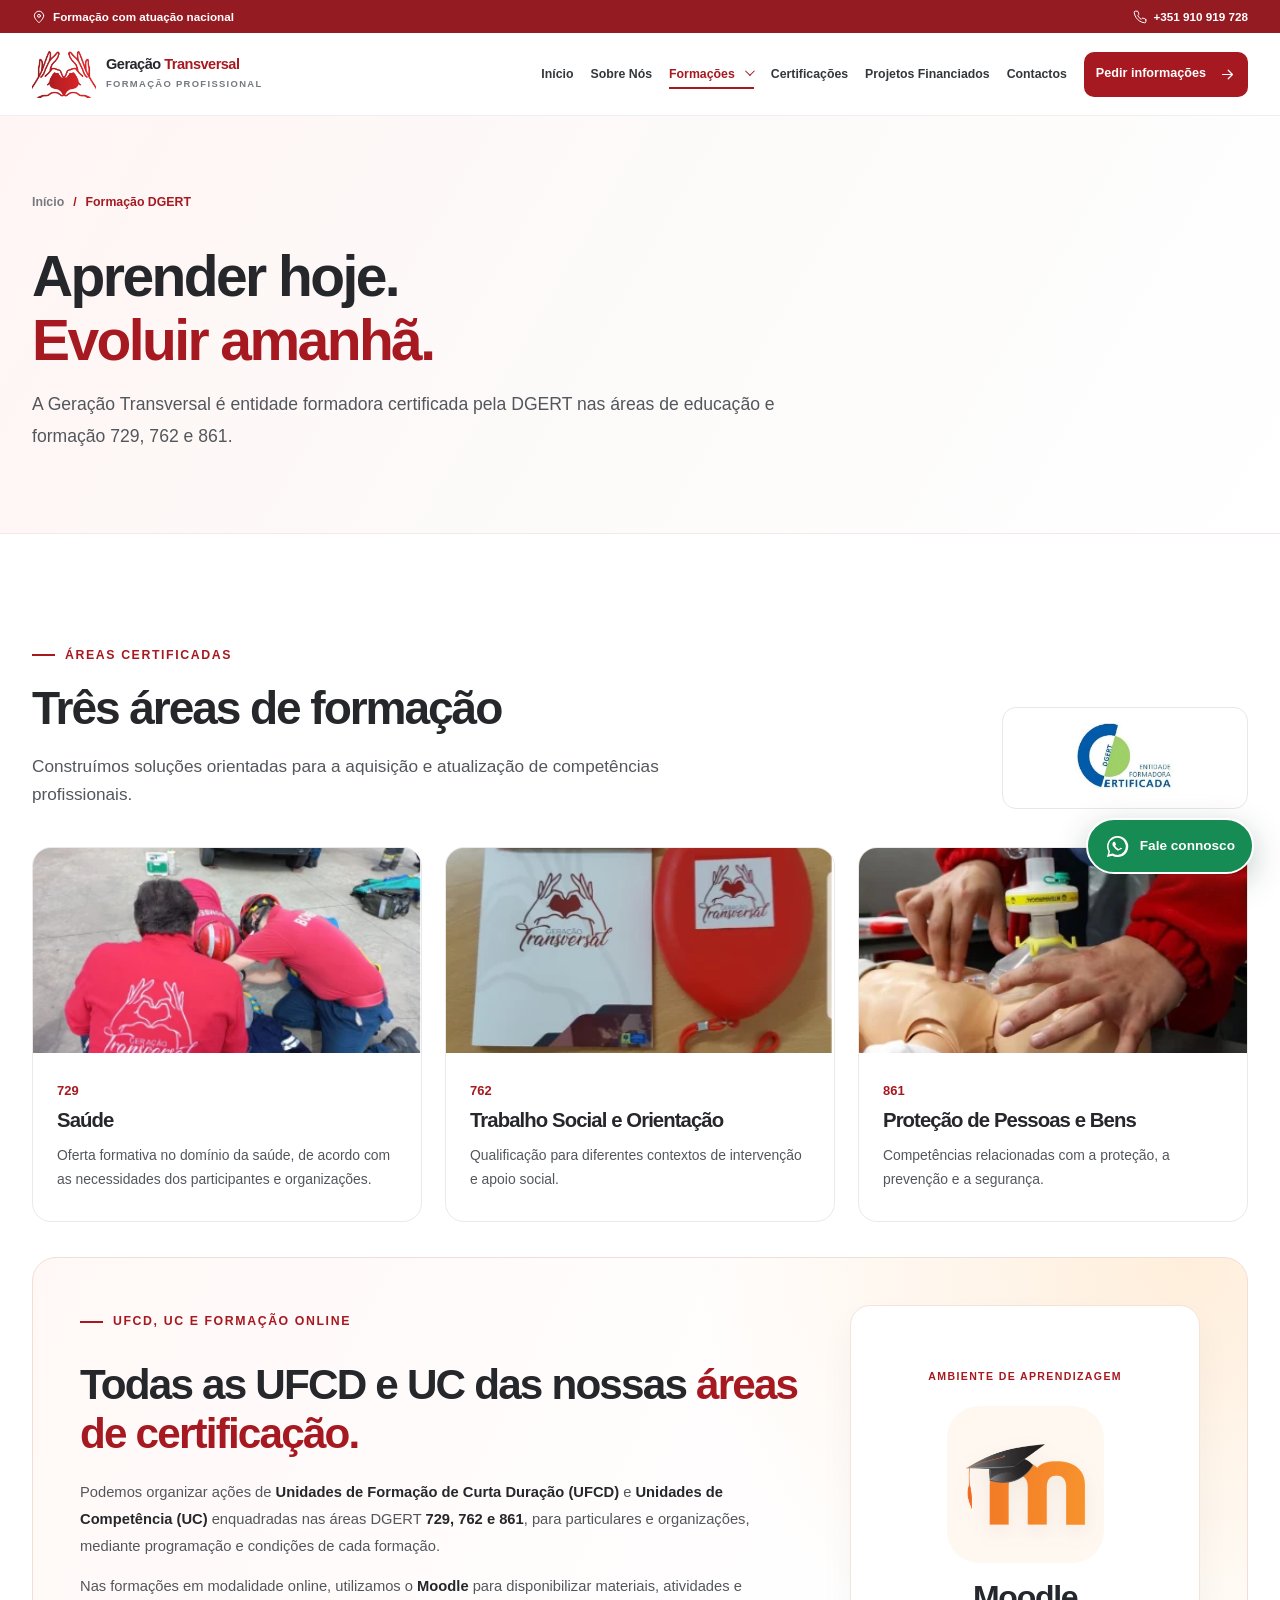
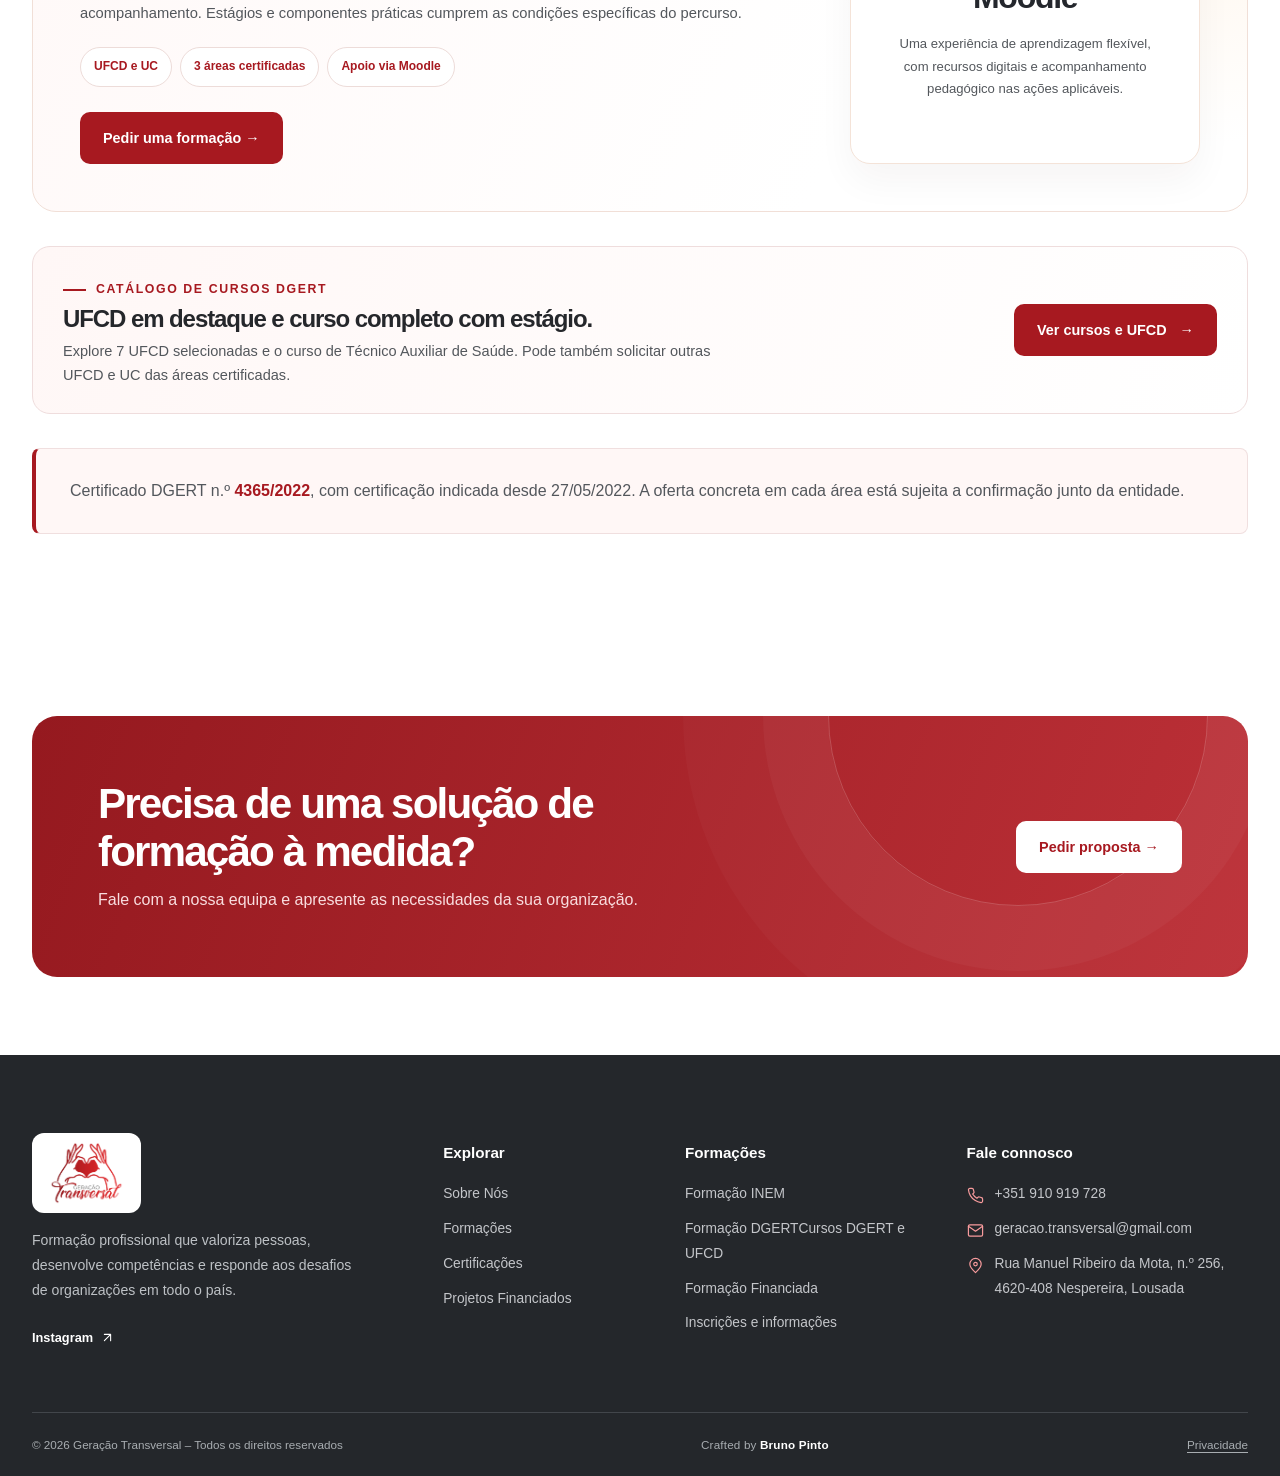
<file: formacoes/dgert.html>
<!doctype html>
<html lang="pt-PT">
<head>
  <meta charset="utf-8">
  <meta name="viewport" content="width=device-width, initial-scale=1">
  <meta name="theme-color" content="#a71920">
  <meta name="description" content="Formação nas áreas certificadas DGERT 729 Saúde, 762 Trabalho Social e Orientação e 861 Proteção de Pessoas e Bens.">
  <title>Formação DGERT | Geração Transversal</title>
  <link rel="icon" type="image/png" href="../assets/images/marca/favicon.png">
  <link rel="apple-touch-icon" href="../assets/images/marca/apple-touch-icon.png">
  <link rel="stylesheet" href="../assets/css/main.css?v=20261127-1">
  <link rel="stylesheet" href="../assets/css/components.css">
  <link rel="stylesheet" href="../assets/css/responsive.css">
  <script src="../assets/js/data.js" defer></script>
  <script src="../assets/js/components.js" defer></script>
  <script src="../assets/js/main.js" defer></script>
  <meta property="og:type" content="website">
  <meta property="og:locale" content="pt_PT">
  <meta property="og:site_name" content="Geração Transversal">
  <meta property="og:title" content="Formação DGERT | Geração Transversal">
  <meta property="og:description" content="Formação nas áreas certificadas DGERT 729 Saúde, 762 Trabalho Social e Orientação e 861 Proteção de Pessoas e Bens.">
  <!-- Na publicação, usar URL ABSOLUTO com domínio real em og:image. -->
  <meta property="og:image" content="../assets/images/marca/partilha-social.jpg">
  <meta name="twitter:card" content="summary_large_image">
  <meta name="robots" content="index,follow">
</head>
<body data-page="formacoes" data-root="../">
  <div id="site-header"></div>
  <main id="conteudo"><section class="page-hero"><div class="container"><nav class="breadcrumbs" aria-label="Navegação estrutural"><a href="../index.html">Início</a><span aria-hidden="true">/</span><span>Formação DGERT</span></nav><h1>Aprender hoje.<br><span class="text-red">Evoluir amanhã.</span></h1><p>A Geração Transversal é entidade formadora certificada pela DGERT nas áreas de educação e formação 729, 762 e 861.</p></div></section>
<section class="section"><div class="container"><div class="section-heading"><div class="section-intro"><span class="eyebrow">ÁREAS CERTIFICADAS</span><h2>Três áreas de formação</h2><p>Construímos soluções orientadas para a aquisição e atualização de competências profissionais.</p></div><div class="badge-frame"><img src="../assets/images/institucional/certificacao-dgert.webp" alt="Entidade Formadora Certificada DGERT" width="200" height="120"></div></div><div class="grid-3">
<article class="specialty-card reveal"><div class="specialty-image"><img src="../assets/images/formacoes/saude.webp" alt="Treino prático em saúde" loading="lazy" width="440" height="260"></div><div class="specialty-copy"><span class="specialty-number">729</span><h3>Saúde</h3><p>Oferta formativa no domínio da saúde, de acordo com as necessidades dos participantes e organizações.</p></div></article>
<article class="specialty-card reveal"><div class="specialty-image"><img src="../assets/images/formacoes/social.webp" alt="Material utilizado pela Geração Transversal" loading="lazy" width="440" height="260"></div><div class="specialty-copy"><span class="specialty-number">762</span><h3>Trabalho Social e Orientação</h3><p>Qualificação para diferentes contextos de intervenção e apoio social.</p></div></article>
<article class="specialty-card reveal"><div class="specialty-image"><img src="../assets/images/formacoes/protecao.webp" alt="Formação prática em segurança e proteção" loading="lazy" width="440" height="260"></div><div class="specialty-copy"><span class="specialty-number">861</span><h3>Proteção de Pessoas e Bens</h3><p>Competências relacionadas com a proteção, a prevenção e a segurança.</p></div></article>
</div>
<section class="dgert-learning-panel reveal" aria-labelledby="dgert-learning-title">
  <div class="dgert-learning-copy">
    <span class="eyebrow">UFCD, UC E FORMAÇÃO ONLINE</span>
    <h3 id="dgert-learning-title">Todas as UFCD e UC das nossas <span class="text-red">áreas de certificação.</span></h3>
    <p>Podemos organizar ações de <strong>Unidades de Formação de Curta Duração (UFCD)</strong> e <strong>Unidades de Competência (UC)</strong> enquadradas nas áreas DGERT <strong>729, 762 e 861</strong>, para particulares e organizações, mediante programação e condições de cada formação.</p>
    <p>Nas formações em modalidade online, utilizamos o <strong>Moodle</strong> para disponibilizar materiais, atividades e acompanhamento. Estágios e componentes práticas cumprem as condições específicas do percurso.</p>
    <div class="dgert-learning-tags" aria-label="Modalidades e âmbito"><span>UFCD e UC</span><span>3 áreas certificadas</span><span>Apoio via Moodle</span></div>
    <a class="btn btn-primary" href="../contactos.html?formacao=UFCD%20ou%20UC%20DGERT">Pedir uma formação →</a>
  </div>
  <div class="dgert-learning-brand">
    <span class="dgert-learning-brand-kicker">AMBIENTE DE APRENDIZAGEM</span>
    <div class="dgert-learning-logo"><img src="../assets/images/institucional/logo-moodle.webp" alt="Logótipo do Moodle" loading="lazy" width="155" height="155"></div>
    <strong>Moodle</strong>
    <p>Uma experiência de aprendizagem flexível, com recursos digitais e acompanhamento pedagógico nas ações aplicáveis.</p>
  </div>
</section>
<div class="dgert-internal-promo reveal" style="margin-top:34px;padding:26px 30px;border:1px solid #efdddd;border-radius:18px;background:linear-gradient(110deg,#fff7f6,#fff);display:flex;align-items:center;justify-content:space-between;gap:22px;flex-wrap:wrap"><div style="max-width:690px"><span class="eyebrow" style="margin-bottom:8px">CATÁLOGO DE CURSOS DGERT</span><h3 style="margin-bottom:6px;font-size:1.5rem">UFCD em destaque e curso completo com estágio.</h3><p style="margin-bottom:0;font-size:.91rem">Explore 7 UFCD selecionadas e o curso de Técnico Auxiliar de Saúde. Pode também solicitar outras UFCD e UC das áreas certificadas.</p></div><a class="btn btn-primary" href="cursos-dgert.html">Ver cursos e UFCD <span aria-hidden="true">→</span></a></div><div class="detail-banner" style="margin-top:34px"><p>Certificado DGERT n.º <strong>4365/2022</strong>, com certificação indicada desde 27/05/2022. A oferta concreta em cada área está sujeita a confirmação junto da entidade.</p></div></div></section>
<section class="section-sm"><div class="container"><div class="cta-panel"><div><h2>Precisa de uma solução de formação à medida?</h2><p>Fale com a nossa equipa e apresente as necessidades da sua organização.</p></div><a class="btn btn-white" href="../contactos.html">Pedir proposta →</a></div></div></section></main>
  <div id="site-footer"></div>
  <noscript><div class="container" style="padding:18px"><p>Para utilizar o menu e o catálogo de formações, ativa o JavaScript no navegador. Podes contactar-nos pelo telefone +351 910 919 728.</p></div></noscript>
</body>
</html>
</file>
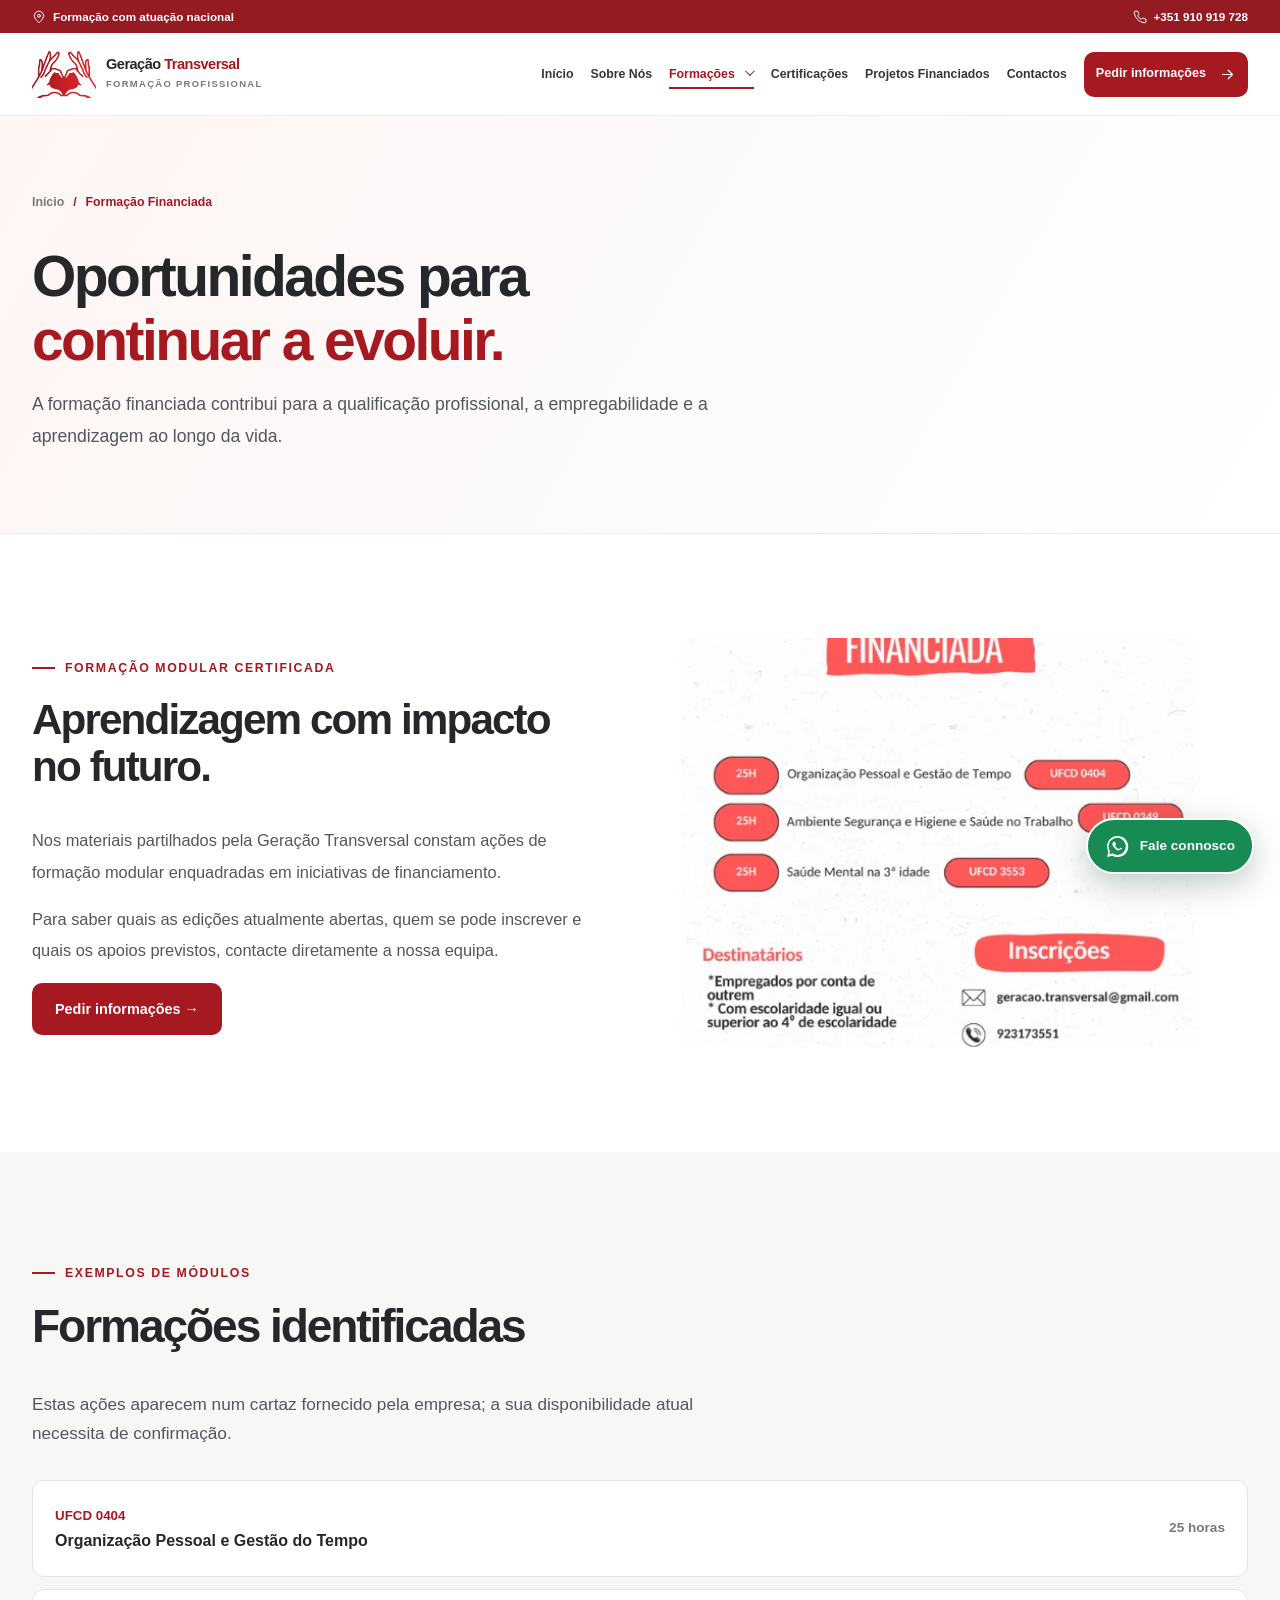
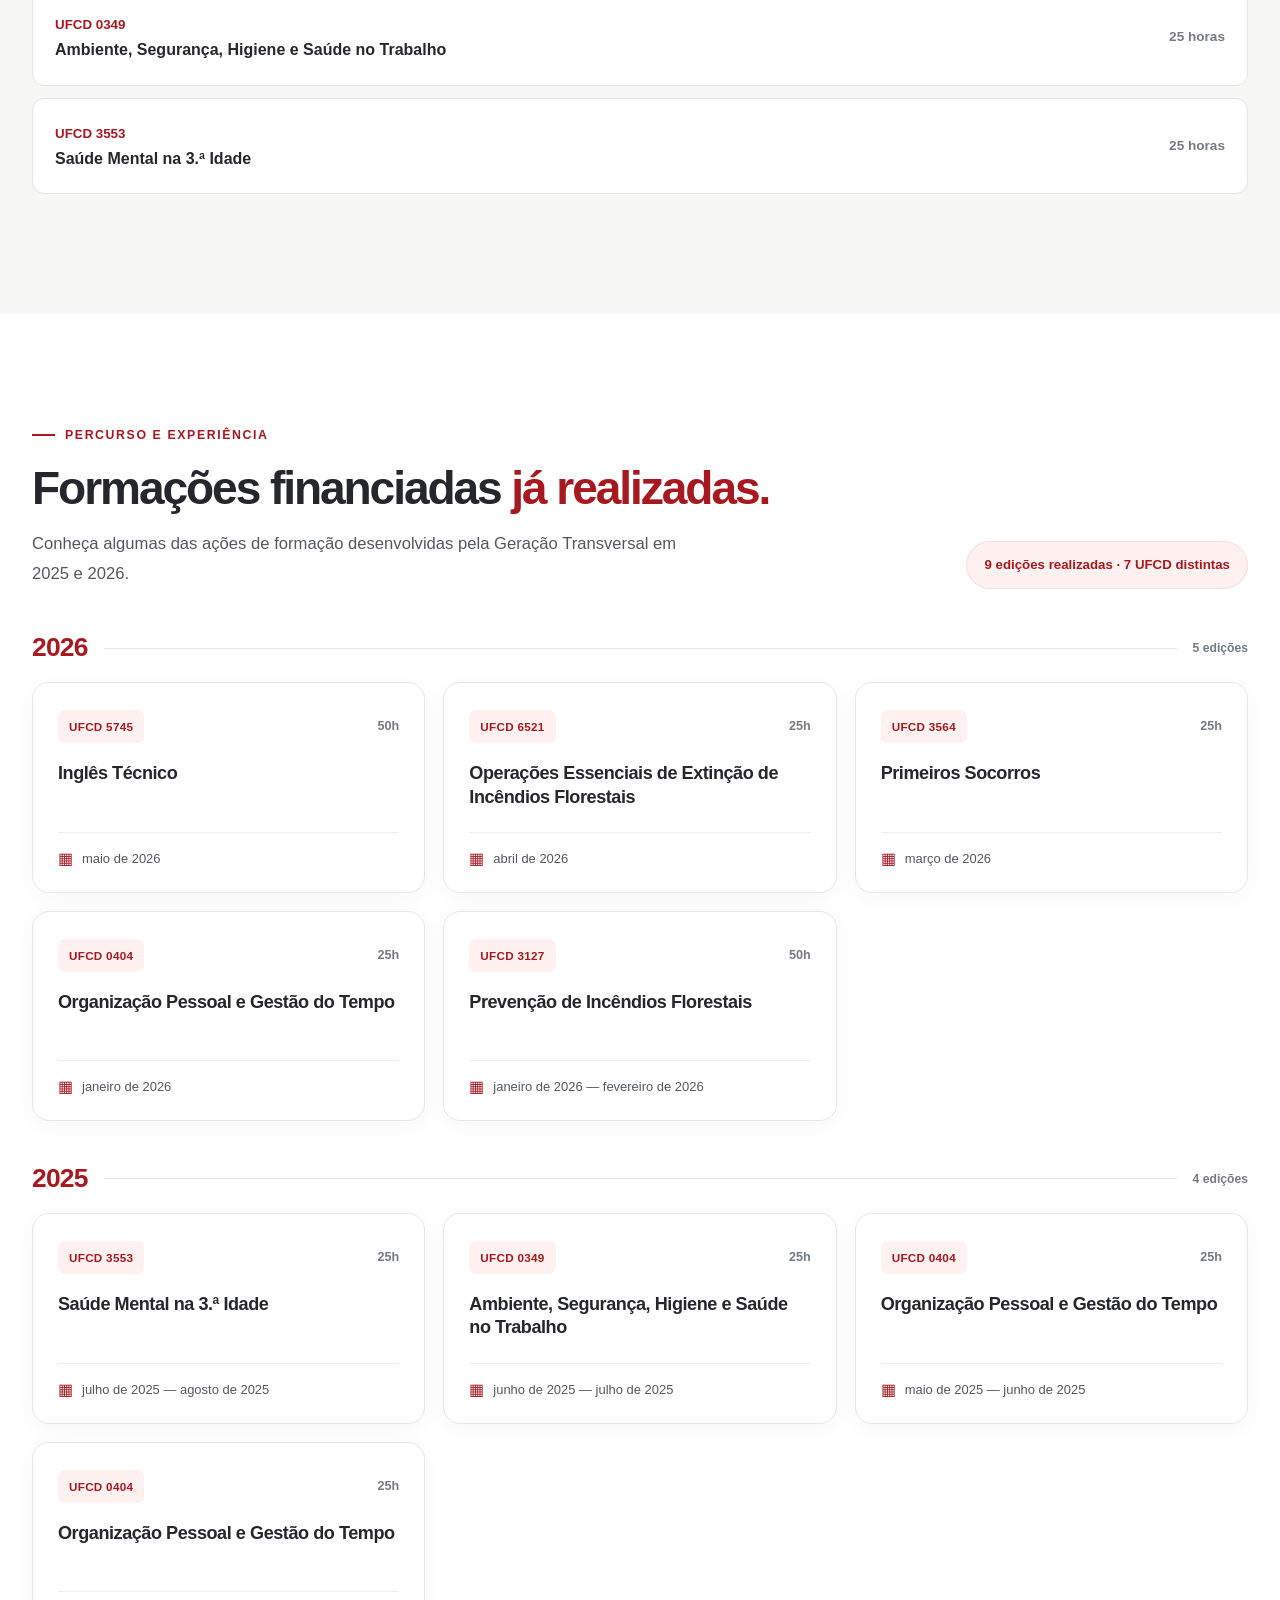
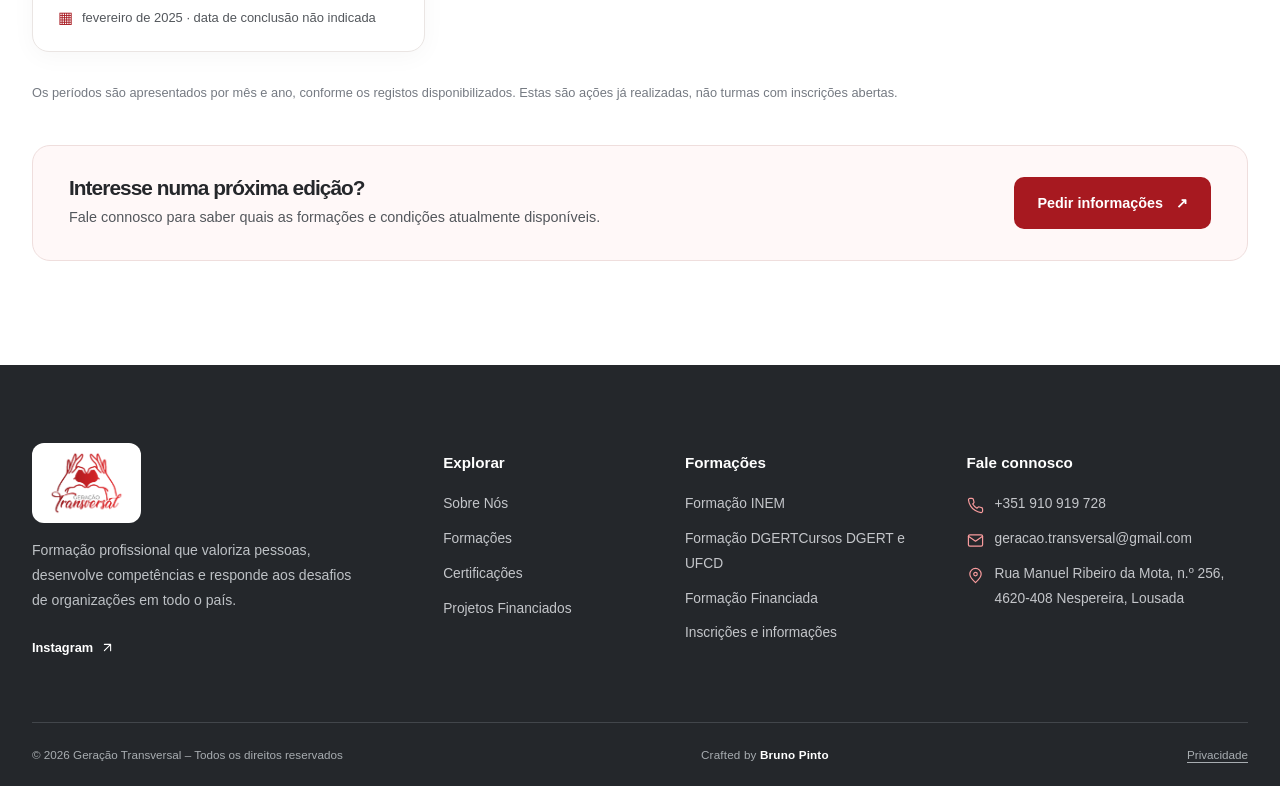
<file: formacoes/financiada.html>
<!doctype html>
<html lang="pt-PT">
<head>
  <meta charset="utf-8">
  <meta name="viewport" content="width=device-width, initial-scale=1">
  <meta name="theme-color" content="#a71920">
  <meta name="description" content="Conheça as opções de formação financiada da Geração Transversal e consulte condições de inscrição.">
  <title>Formação Financiada | Geração Transversal</title>
  <link rel="icon" type="image/png" href="../assets/images/marca/favicon.png">
  <link rel="apple-touch-icon" href="../assets/images/marca/apple-touch-icon.png">
  <link rel="stylesheet" href="../assets/css/main.css?v=20261127-1">
  <link rel="stylesheet" href="../assets/css/components.css">
  <link rel="stylesheet" href="../assets/css/responsive.css">
  <script src="../assets/js/data.js" defer></script>
  <script src="../assets/js/components.js" defer></script>
  <script src="../assets/js/main.js" defer></script>
  <meta property="og:type" content="website">
  <meta property="og:locale" content="pt_PT">
  <meta property="og:site_name" content="Geração Transversal">
  <meta property="og:title" content="Formação Financiada | Geração Transversal">
  <meta property="og:description" content="Conheça as opções de formação financiada da Geração Transversal e consulte condições de inscrição.">
  <!-- Na publicação, usar URL ABSOLUTO com domínio real em og:image. -->
  <meta property="og:image" content="../assets/images/marca/partilha-social.jpg">
  <meta name="twitter:card" content="summary_large_image">
  <meta name="robots" content="index,follow">
</head>
<body data-page="formacoes" data-root="../">
  <div id="site-header"></div>
  <main id="conteudo"><section class="page-hero"><div class="container"><nav class="breadcrumbs" aria-label="Navegação estrutural"><a href="../index.html">Início</a><span aria-hidden="true">/</span><span>Formação Financiada</span></nav><h1>Oportunidades para<br><span class="text-red">continuar a evoluir.</span></h1><p>A formação financiada contribui para a qualificação profissional, a empregabilidade e a aprendizagem ao longo da vida.</p></div></section>
<section class="section"><div class="container content-grid"><div class="rich-content"><span class="eyebrow">FORMAÇÃO MODULAR CERTIFICADA</span><h2>Aprendizagem com impacto no futuro.</h2><p>Nos materiais partilhados pela Geração Transversal constam ações de formação modular enquadradas em iniciativas de financiamento.</p><p>Para saber quais as edições atualmente abertas, quem se pode inscrever e quais os apoios previstos, contacte diretamente a nossa equipa.</p><a class="btn btn-primary" href="../contactos.html?formacao=Formação%20Financiada">Pedir informações →</a></div><img loading="lazy" src="../assets/images/institucional/formacao-financiada.webp" alt="Cartaz de formação financiada da Geração Transversal" width="510" height="410"></div></section>
<section class="section section-muted"><div class="container"><div class="section-intro" style="margin-bottom:33px"><span class="eyebrow">EXEMPLOS DE MÓDULOS</span><h2>Formações identificadas</h2><p>Estas ações aparecem num cartaz fornecido pela empresa; a sua disponibilidade atual necessita de confirmação.</p></div><ul class="funded-list" data-financed-list aria-label="Módulos de formação financiada"></ul></div></section>
<section class="section funded-history-section" id="formacoes-realizadas" aria-labelledby="formacoes-realizadas-title">
  <div class="container">
    <div class="funded-history-intro">
      <div>
        <span class="eyebrow">PERCURSO E EXPERIÊNCIA</span>
        <h2 id="formacoes-realizadas-title">Formações financiadas <span class="text-red">já realizadas.</span></h2>
        <p>Conheça algumas das ações de formação desenvolvidas pela Geração Transversal em 2025 e 2026.</p>
      </div>
      <div class="funded-history-summary" data-funded-summary aria-label="Resumo das edições realizadas">Histórico de formação</div>
    </div>
    <div data-funded-history class="funded-history-list" aria-label="Histórico de formações financiadas por ano"></div>
    <p class="funded-history-note">Os períodos são apresentados por mês e ano, conforme os registos disponibilizados. Estas são ações já realizadas, não turmas com inscrições abertas.</p>
    <div class="funded-history-cta">
      <div><h3>Interesse numa próxima edição?</h3><p>Fale connosco para saber quais as formações e condições atualmente disponíveis.</p></div>
      <a class="btn btn-primary" href="../contactos.html?formacao=Forma%C3%A7%C3%A3o%20Financiada">Pedir informações <span aria-hidden="true">↗</span></a>
    </div>
  </div>
</section>
</main>
  <div id="site-footer"></div>
  <noscript><div class="container" style="padding:18px"><p>Para utilizar o menu e o catálogo de formações, ativa o JavaScript no navegador. Podes contactar-nos pelo telefone +351 910 919 728.</p></div></noscript>
</body>
</html>
</file>
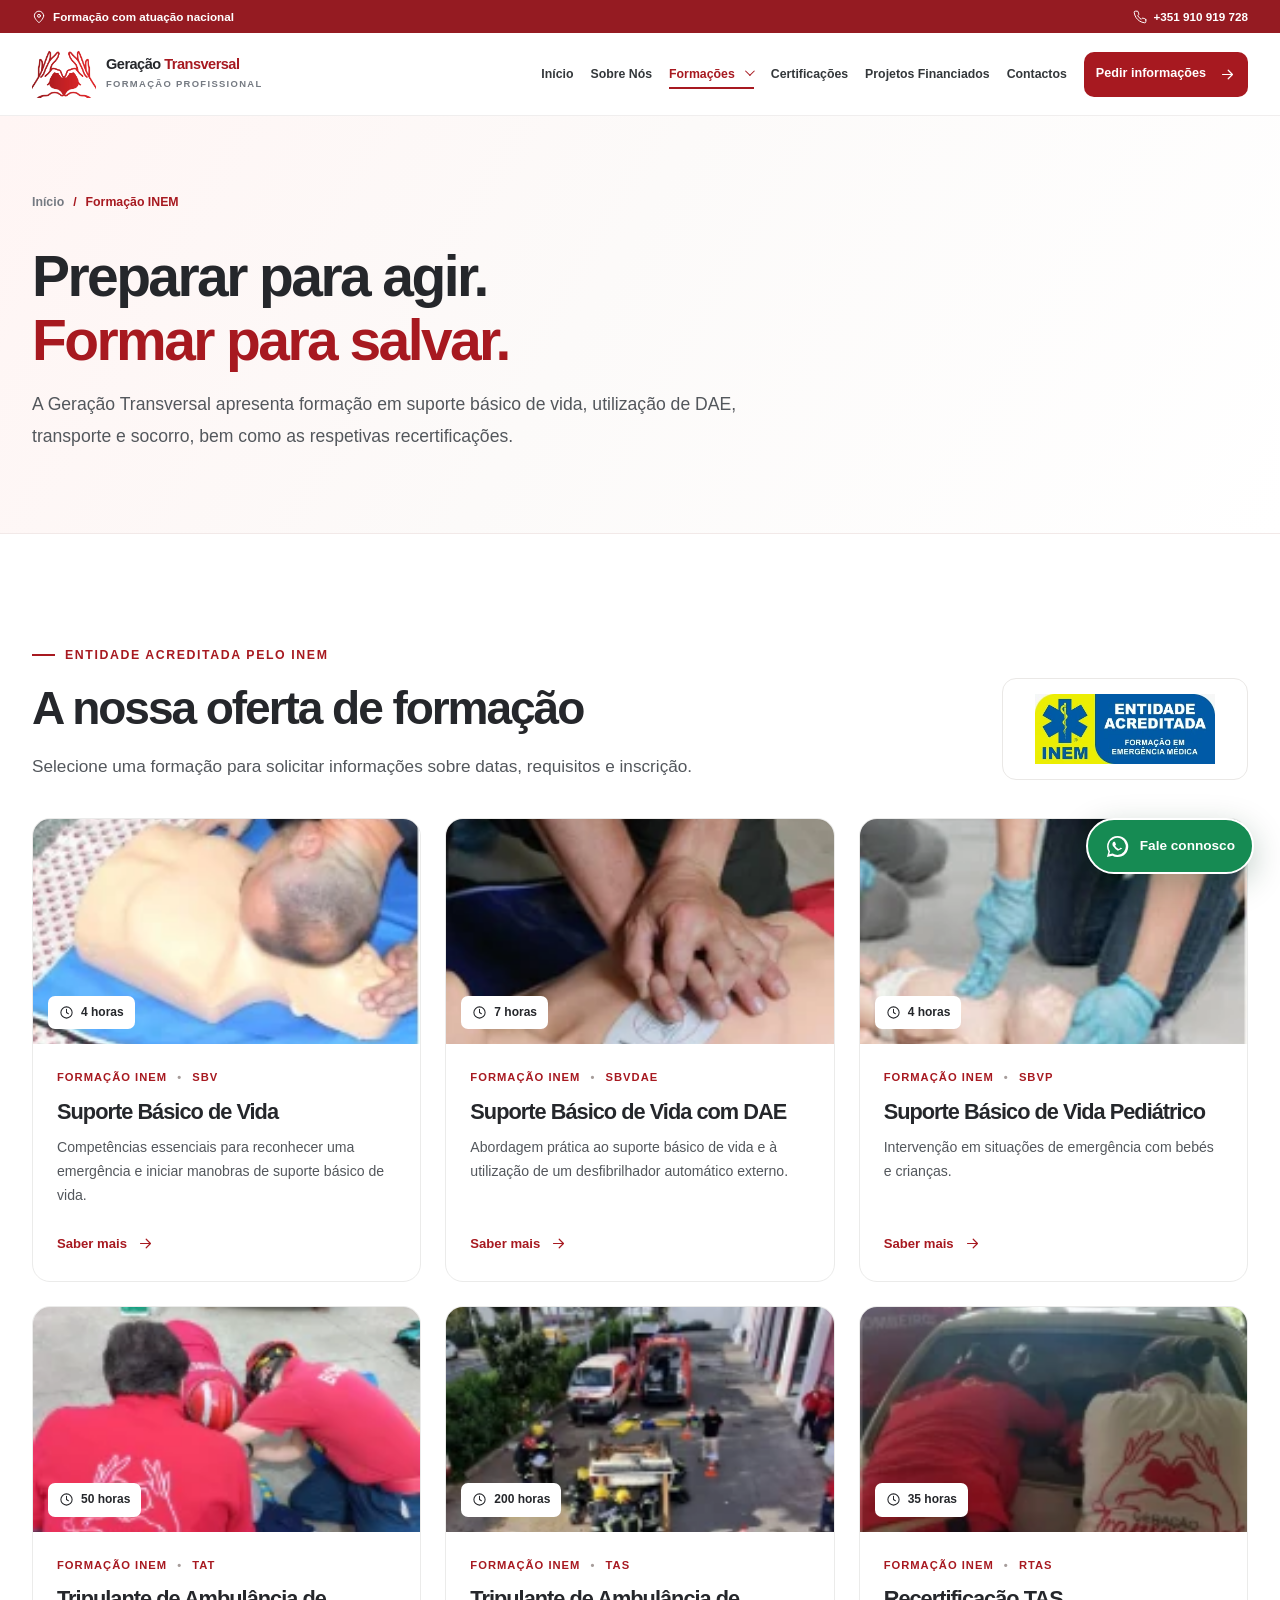
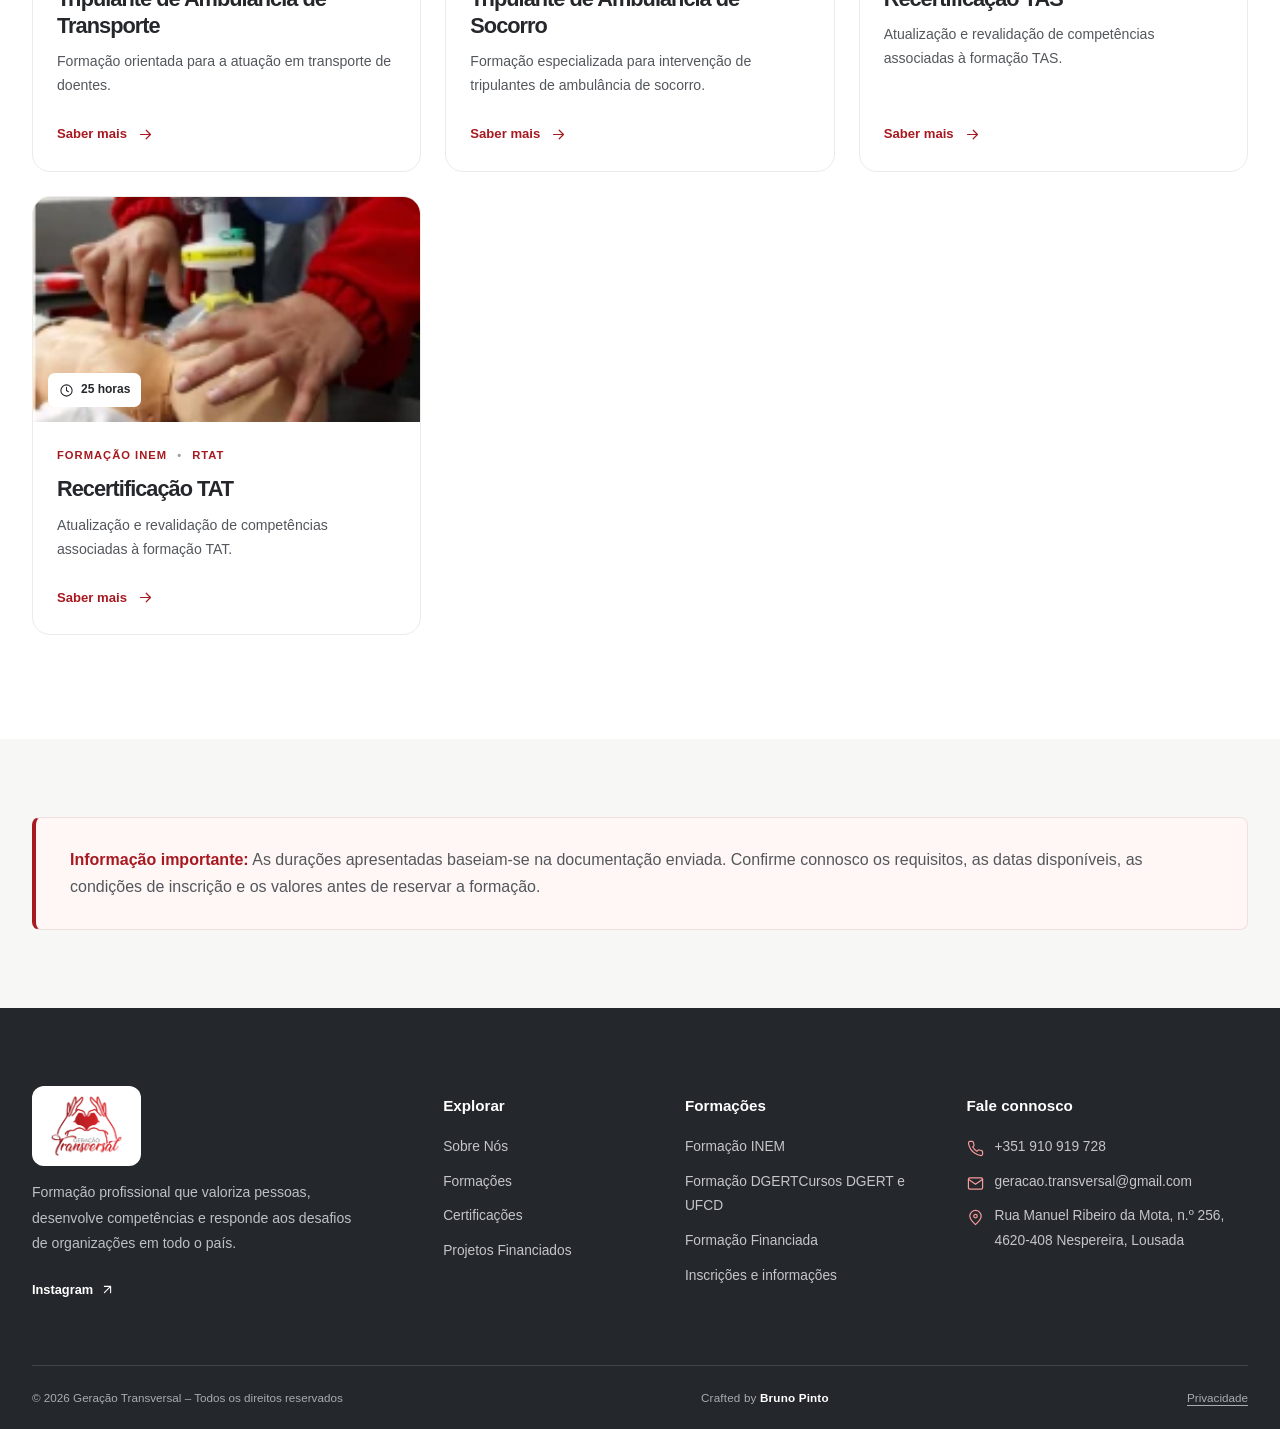
<file: formacoes/inem.html>
<!doctype html>
<html lang="pt-PT">
<head>
  <meta charset="utf-8">
  <meta name="viewport" content="width=device-width, initial-scale=1">
  <meta name="theme-color" content="#a71920">
  <meta name="description" content="Cursos de SBV, SBVDAE, SBVP, TAT, TAS, RTAT e RTAS na Geração Transversal.">
  <title>Formação INEM | Geração Transversal</title>
  <link rel="icon" type="image/png" href="../assets/images/marca/favicon.png">
  <link rel="apple-touch-icon" href="../assets/images/marca/apple-touch-icon.png">
  <link rel="stylesheet" href="../assets/css/main.css?v=20261127-1">
  <link rel="stylesheet" href="../assets/css/components.css">
  <link rel="stylesheet" href="../assets/css/responsive.css">
  <script src="../assets/js/data.js" defer></script>
  <script src="../assets/js/components.js" defer></script>
  <script src="../assets/js/main.js" defer></script>
  <meta property="og:type" content="website">
  <meta property="og:locale" content="pt_PT">
  <meta property="og:site_name" content="Geração Transversal">
  <meta property="og:title" content="Formação INEM | Geração Transversal">
  <meta property="og:description" content="Cursos de SBV, SBVDAE, SBVP, TAT, TAS, RTAT e RTAS na Geração Transversal.">
  <!-- Na publicação, usar URL ABSOLUTO com domínio real em og:image. -->
  <meta property="og:image" content="../assets/images/marca/partilha-social.jpg">
  <meta name="twitter:card" content="summary_large_image">
  <meta name="robots" content="index,follow">
</head>
<body data-page="formacoes" data-root="../">
  <div id="site-header"></div>
  <main id="conteudo"><section class="page-hero"><div class="container"><nav class="breadcrumbs" aria-label="Navegação estrutural"><a href="../index.html">Início</a><span aria-hidden="true">/</span><span>Formação INEM</span></nav><h1>Preparar para agir.<br><span class="text-red">Formar para salvar.</span></h1><p>A Geração Transversal apresenta formação em suporte básico de vida, utilização de DAE, transporte e socorro, bem como as respetivas recertificações.</p></div></section>
<section class="section"><div class="container"><div class="section-heading"><div class="section-intro"><span class="eyebrow">ENTIDADE ACREDITADA PELO INEM</span><h2>A nossa oferta de formação</h2><p>Selecione uma formação para solicitar informações sobre datas, requisitos e inscrição.</p></div><div class="badge-frame"><img src="../assets/images/institucional/acreditacao-inem.webp" alt="Entidade acreditada pelo INEM" width="200" height="79"></div></div><div class="course-grid" data-course-grid="inem"></div></div></section>
<section class="section-sm section-muted"><div class="container"><div class="detail-banner"><p><strong>Informação importante:</strong> As durações apresentadas baseiam-se na documentação enviada. Confirme connosco os requisitos, as datas disponíveis, as condições de inscrição e os valores antes de reservar a formação.</p></div></div></section></main>
  <div id="site-footer"></div>
  <noscript><div class="container" style="padding:18px"><p>Para utilizar o menu e o catálogo de formações, ativa o JavaScript no navegador. Podes contactar-nos pelo telefone +351 910 919 728.</p></div></noscript>
</body>
</html>
</file>
<file: assets/css/main.css>
/* ================================================================
   GERAÇÃO TRANSVERSAL — Design system
   01. Tokens  02. Reset  03. Global  04. Sections  05. Motion
   ================================================================ */
:root {
  --red:#a71920; --red-hover:#87121a; --red-bright:#c8313a; --red-soft:#fff1f0;
  --ink:#25272b; --ink-soft:#53575c; --muted:#757a82; --line:#e6e4e2;
  --white:#fff; --canvas:#f7f7f5; --dark:#22272b;
  --font:'Segoe UI',Inter,ui-sans-serif,-apple-system,BlinkMacSystemFont,Arial,sans-serif;
  --wrap:1216px; --radius:20px; --shadow:0 18px 55px rgba(31,34,39,.08);
  --ease:cubic-bezier(.22,1,.36,1);
}
*,*::before,*::after{box-sizing:border-box}
html{scroll-behavior:smooth;scroll-padding-top:110px}
body{margin:0;background:var(--white);font:400 16px/1.65 var(--font);color:var(--ink);-webkit-font-smoothing:antialiased}
body,input,textarea,select,button{font-family:var(--font)}
img,svg{display:block;max-width:100%}img{object-fit:cover}button,input,textarea,select{font:inherit}button{cursor:pointer}
a{color:inherit;text-decoration:none}a:hover{color:var(--red)}:focus-visible{outline:3px solid #e87c80;outline-offset:4px}
::selection{background:#f3c4c6;color:#581016}
h1,h2,h3,h4,p{margin-top:0}h1,h2,h3,h4{line-height:1.12;letter-spacing:-.045em}h1{font-size:clamp(3rem,5.25vw,5.7rem);font-weight:760}h2{font-size:clamp(2.1rem,3.6vw,3.65rem);font-weight:740}h3{font-size:1.3rem}p{color:var(--ink-soft)}
.container{width:min(calc(100% - 56px),var(--wrap));margin-inline:auto}
.section{padding:104px 0}.section-sm{padding:78px 0}.section-muted{background:var(--canvas)}
.eyebrow{display:inline-flex;align-items:center;gap:10px;margin-bottom:19px;color:var(--red);font-size:.77rem;font-weight:800;line-height:1.35;letter-spacing:.13em;text-transform:uppercase}
.eyebrow::before{content:'';display:inline-block;width:23px;height:2px;background:currentColor}
.section-intro{max-width:680px}.section-intro p{font-size:1.075rem;margin:18px 0 0}
.section-heading{display:flex;gap:36px;align-items:flex-end;justify-content:space-between;margin-bottom:38px}
.section-heading .section-intro h2{margin-bottom:0}.section-heading .text-link{flex-shrink:0;margin-bottom:10px}
.text-red{color:var(--red)}.text-link{display:inline-flex;align-items:center;gap:10px;color:var(--red);font-size:.92rem;font-weight:750;white-space:nowrap;transition:gap .25s var(--ease)}.text-link:hover{gap:17px;color:var(--red-hover)}
.btn{display:inline-flex;align-items:center;justify-content:center;gap:13px;padding:14px 22px;border:1px solid transparent;border-radius:10px;font-weight:730;font-size:.9rem;line-height:1.4;min-height:52px;transition:transform .25s var(--ease),background .25s,border-color .25s,box-shadow .25s;color:inherit}
.btn:hover{transform:translateY(-3px)}.btn svg{transition:transform .25s}.btn:hover svg{transform:translateX(4px)}
.btn-primary{background:var(--red);color:#fff}.btn-primary:hover{background:var(--red-hover);color:#fff;box-shadow:0 10px 25px rgba(167,25,32,.2)}
.btn-outline{border-color:#ddd9d7;background:var(--white)}.btn-outline:hover{border-color:var(--red);color:var(--red)}
.btn-white{background:#fff;color:var(--red)}.btn-white:hover{background:#f6f3f2;color:var(--red-hover)}
.btn-dark-outline{border-color:rgba(255,255,255,.35);color:#fff}.btn-dark-outline:hover{color:#fff;background:rgba(255,255,255,.09)}
.btn-row{display:flex;gap:13px;align-items:center;flex-wrap:wrap}
.tag{display:inline-flex;align-items:center;gap:7px;color:var(--red);background:var(--red-soft);border:1px solid #f2dedc;border-radius:100px;padding:8px 13px;font-size:.73rem;font-weight:780;letter-spacing:.04em}
.tag-dot{width:7px;height:7px;border-radius:50%;background:var(--red)}
.grid-3{display:grid;grid-template-columns:repeat(3,minmax(0,1fr));gap:23px}.grid-2{display:grid;grid-template-columns:repeat(2,minmax(0,1fr));gap:24px}
/* HERO */
.hero{position:relative;overflow:hidden;padding:74px 0 110px;background:radial-gradient(ellipse at 87% 11%,#fff0f0 0%,transparent 37%),linear-gradient(180deg,#fcfaf9 0%,#fff 100%)}
.hero::after{content:'';position:absolute;inset:auto -110px -200px auto;width:570px;height:570px;border-radius:50%;border:1px solid #f2e2e1;pointer-events:none}
.hero-grid{position:relative;z-index:1;display:grid;grid-template-columns:1.05fr .95fr;align-items:center;gap:55px;min-height:560px}
.hero-copy{padding-top:12px}.hero-copy h1{max-width:725px;margin:25px 0 21px}.hero-copy h1 .accent{color:var(--red)}
.hero-copy>p{font-size:1.1rem;line-height:1.85;max-width:540px;margin-bottom:31px}
.hero-note{display:flex;align-items:center;flex-wrap:wrap;gap:12px;margin-top:37px;padding-top:25px;border-top:1px solid var(--line)}
.hero-note .line{height:30px;width:1px;background:var(--line);margin-inline:7px}.hero-note img{height:36px;width:auto;max-width:118px;object-fit:contain;mix-blend-mode:multiply}.hero-note-label{font-size:.71rem;font-weight:800;color:var(--muted);letter-spacing:.07em;line-height:1.4;text-transform:uppercase}
.hero-media{position:relative;height:535px;padding:0 28px 0 20px}
.hero-image{position:absolute;overflow:hidden;border:7px solid #fff;box-shadow:0 28px 65px rgba(32,32,32,.12);border-radius:155px 155px 35px 35px;background:#ddd}
.hero-image img{height:100%;width:100%;object-fit:cover;transition:transform .8s var(--ease)}.hero-image:hover img{transform:scale(1.065)}
.hero-image-main{top:8px;right:0;width:75%;height:445px;transform:rotate(3deg)}.hero-image-main img{object-position:center}
.hero-image-secondary{left:0;bottom:8px;width:46%;height:277px;transform:rotate(-8deg);border-radius:100px 100px 25px 25px}.hero-image-secondary img{object-position:57%}
.hero-stamp{position:absolute;left:0;top:42px;display:flex;flex-direction:column;justify-content:center;align-items:center;text-align:center;width:135px;height:135px;border-radius:50%;background:var(--red);color:#fff;box-shadow:0 15px 35px rgba(167,25,32,.25);transform:rotate(-11deg);z-index:2;font-size:.62rem;line-height:1.45;letter-spacing:.1em;font-weight:750}
.hero-stamp strong{font-size:1.6rem;letter-spacing:-.03em;line-height:1.2}.hero-side-mark{position:absolute;right:0;bottom:12px;width:140px;height:140px;border:1px dashed #ddaeae;border-radius:50%;transform:translateX(50%);pointer-events:none}
/* VALUE STRIP */
.trust-strip{position:relative;z-index:2;margin-top:-34px}.trust-grid{display:grid;grid-template-columns:repeat(3,1fr);gap:1px;background:#eae7e6;border:1px solid #eae7e6;border-radius:19px;overflow:hidden;box-shadow:var(--shadow)}
.trust-item{display:flex;align-items:center;gap:17px;padding:30px 28px;background:#fff}.trust-icon{display:grid;place-items:center;flex:0 0 50px;height:50px;border-radius:14px;background:var(--red-soft);color:var(--red)}.trust-item strong{display:block;font-weight:800;font-size:.96rem}.trust-item span:not(.trust-icon){display:block;color:var(--muted);font-size:.81rem;line-height:1.5;margin-top:2px}
/* ABOUT */
.about-grid{display:grid;grid-template-columns:.92fr 1.08fr;gap:110px;align-items:center}.about-visual{position:relative;padding:0 45px 36px 0}.about-visual>img{width:100%;height:430px;object-fit:cover;border-radius:24px 125px 24px 24px}.about-visual:after{content:'';position:absolute;z-index:-1;inset:30px 13px 6px 30px;border:1px solid #e5b8b5;border-radius:30px 125px 30px 30px}.about-badge{position:absolute;right:0;bottom:0;display:flex;align-items:center;gap:11px;padding:20px 21px;background:var(--red);border-radius:15px;color:#fff;box-shadow:0 20px 35px rgba(167,25,32,.2)}.about-badge span{font-size:.82rem;font-weight:750;line-height:1.3}
.about-copy>p{font-size:1.06rem;line-height:1.9}.check-list{list-style:none;padding:0;margin:23px 0 31px;display:grid;gap:12px}.check-list li{display:flex;gap:12px;align-items:flex-start;font-size:.94rem;color:var(--ink-soft)}.check-list svg{flex-shrink:0;margin-top:4px;color:var(--red)}
/* COURSES */
.course-grid{display:grid;grid-template-columns:repeat(3,minmax(0,1fr));gap:24px}.course-card{background:#fff;border:1px solid #ebebea;border-radius:18px;overflow:hidden;display:flex;flex-direction:column;transition:transform .35s var(--ease),box-shadow .35s,border-color .35s}
.course-card:hover{transform:translateY(-8px);box-shadow:var(--shadow);border-color:#e8dad8}.course-card[hidden]{display:none!important}
.course-visual{position:relative;overflow:hidden;display:block;height:225px;background:#ede8e4}.course-visual img{width:100%;height:100%;object-fit:cover;transition:transform .65s var(--ease)}.course-card:hover .course-visual img{transform:scale(1.08)}
.course-duration{position:absolute;bottom:15px;left:15px;display:flex;gap:7px;align-items:center;padding:7px 11px;border-radius:7px;background:#fff;font-size:.75rem;font-weight:800;color:var(--ink)}
.course-body{padding:24px 24px 26px;display:flex;flex:1;flex-direction:column}.course-kicker{font-size:.7rem;letter-spacing:.09em;font-weight:800;color:var(--red)}.course-kicker span{margin-inline:6px;color:#a69d9b}.course-body h3{font-size:1.36rem;line-height:1.25;margin:11px 0}.course-body p{font-size:.88rem;line-height:1.7;margin:0 0 25px;flex:1}.course-body .text-link{font-size:.82rem}
/* SPECIALTIES */
.specialty-card{display:flex;flex-direction:column;min-height:100%;background:#fff;border:1px solid #eae9e8;border-radius:19px;overflow:hidden;transition:transform .35s var(--ease),box-shadow .35s}
.specialty-card:hover{transform:translateY(-7px);box-shadow:var(--shadow)}.specialty-card img{height:205px;width:100%;object-fit:cover;transition:transform .6s}.specialty-card:hover img{transform:scale(1.05)}.specialty-image{overflow:hidden}.specialty-copy{padding:24px 24px 29px}.specialty-number{font-size:.81rem;font-weight:850;color:var(--red)}.specialty-copy h3{font-size:1.27rem;margin:6px 0 11px}.specialty-copy p{font-size:.87rem;line-height:1.75;margin:0}
/* FUNDING */
.funding-layout{display:grid;grid-template-columns:1fr .9fr;gap:75px;align-items:center}.funding-visual{position:relative;padding:16px;border:1px solid #ebddd9;border-radius:24px;background:#fff}.funding-visual img{display:block;width:100%;height:auto;object-fit:contain;border-radius:15px}.funding-number{display:inline-flex;align-items:center;gap:16px;margin:15px 0 23px;padding:15px 21px;border-radius:10px;background:var(--red-soft);font-size:.9rem;color:var(--red);font-weight:700}.funding-number strong{font-size:1.65rem;line-height:1}
/* CTA */
.cta-panel{position:relative;isolation:isolate;overflow:hidden;display:grid;grid-template-columns:1fr auto;align-items:center;gap:36px;padding:64px 66px;border-radius:25px;background:linear-gradient(110deg,#95191f,#bc3037);color:#fff}.cta-panel:after{content:'';position:absolute;width:380px;height:380px;border:1px solid rgba(255,255,255,.19);border-radius:50%;right:40px;top:-190px;z-index:-1;box-shadow:0 0 0 65px rgba(255,255,255,.035),0 0 0 145px rgba(255,255,255,.025)}.cta-panel h2{max-width:650px;font-size:clamp(2.05rem,3.3vw,3.15rem);margin:0 0 12px}.cta-panel p{color:#f9dddf;margin:0}.cta-panel .btn{white-space:nowrap}
/* PAGE HEADER + GENERIC */
.page-hero{padding:76px 0 81px;background:linear-gradient(120deg,#fff5f4 0%,#fcfaf9 46%,#fff 100%);border-bottom:1px solid #f2e9e8}.page-hero .container{max-width:var(--wrap)}.page-hero h1{max-width:870px;font-size:clamp(2.8rem,4.45vw,4.9rem);margin:3px 0 16px}.page-hero p{max-width:770px;font-size:1.1rem;line-height:1.8;margin:0}.breadcrumbs{display:flex;align-items:center;gap:9px;color:var(--muted);font-size:.77rem;font-weight:600;margin-bottom:33px}.breadcrumbs a:hover{color:var(--red)}.breadcrumbs span{color:var(--red)}
.content-grid{display:grid;grid-template-columns:1fr 1fr;gap:75px;align-items:center}.content-grid>img{width:100%;height:410px;object-fit:cover;border-radius:20px}
.rich-content p{font-size:1.025rem;line-height:1.9}.rich-content h2{font-size:clamp(2.1rem,3.3vw,3.3rem)}
.info-card{padding:29px;background:#fff;border:1px solid var(--line);border-radius:16px}.info-card svg{color:var(--red);margin-bottom:15px}.info-card h3{font-size:1.2rem;margin:0 0 9px}.info-card p{font-size:.9rem;line-height:1.75;margin:0}
.detail-banner{padding:29px 34px;border:1px solid #f0dfdf;border-left:4px solid var(--red);border-radius:8px;background:#fff7f6}.detail-banner p{margin:0}.detail-banner strong{color:var(--red)}
.catalog-tools{display:flex;align-items:center;justify-content:space-between;gap:14px;margin:0 0 28px}.search-field{display:flex;align-items:center;gap:10px;border:1px solid #ddd;border-radius:10px;padding:0 15px;background:#fff;width:min(100%,370px)}.search-field svg{color:var(--muted)}.search-field input{border:0;outline:0;min-height:52px;flex:1;min-width:0}.catalog-tools small{color:var(--muted)}
.funded-list{list-style:none;padding:0;display:grid;gap:12px}.funded-list li{display:flex;align-items:center;justify-content:space-between;gap:15px;padding:21px 22px;border:1px solid var(--line);border-radius:12px;background:#fff}.funded-list strong{display:block}.funded-list small{color:var(--red);font-weight:700}.funded-list span{white-space:nowrap;color:var(--muted);font-weight:650;font-size:.85rem}
.badge-row{display:flex;flex-wrap:wrap;gap:14px;align-items:center}.badge-frame{display:flex;align-items:center;justify-content:center;border:1px solid #eae8e6;padding:15px 22px;border-radius:14px;background:#fff;min-height:100px}.badge-frame img{max-width:240px;max-height:70px;object-fit:contain}
.project-details{display:grid;grid-template-columns:repeat(3,1fr);gap:14px;margin-top:28px}.project-stat{border:1px solid var(--line);background:#fff;border-radius:14px;padding:24px}.project-stat small{display:block;color:var(--muted);font-size:.77rem}.project-stat strong{font-size:1.55rem;letter-spacing:-.035em;color:var(--red)}
/* Contact */
.contact-grid{display:grid;grid-template-columns:.82fr 1.18fr;gap:65px;align-items:start}.contact-list{display:grid;gap:20px;margin-top:32px}.contact-line{display:flex;gap:16px;align-items:flex-start}.contact-line>span{display:grid;place-items:center;flex:0 0 44px;height:44px;border-radius:12px;background:var(--red-soft);color:var(--red)}.contact-line strong{display:block;margin-bottom:2px}.contact-line a,.contact-line p{font-size:.94rem;color:var(--ink-soft);margin:0}.contact-line a:hover{color:var(--red)}
.contact-form{padding:38px;border:1px solid #eee6e4;border-radius:21px;background:#fff;box-shadow:0 12px 50px rgba(33,33,33,.045)}.contact-form h2{font-size:1.8rem;margin-bottom:10px}.contact-form>p{font-size:.9rem}.form-grid{display:grid;grid-template-columns:1fr 1fr;gap:17px}.field{display:flex;flex-direction:column;gap:6px;margin-bottom:18px}.field label{font-size:.82rem;font-weight:750}.field input,.field textarea,.field select{padding:13px 14px;width:100%;background:#fff;border:1px solid #dedaD8;border-radius:9px;outline:none;transition:border-color .2s,box-shadow .2s;color:var(--ink)}.field input:focus,.field textarea:focus,.field select:focus{border-color:var(--red);box-shadow:0 0 0 3px rgba(167,25,32,.11)}.field textarea{resize:vertical;min-height:140px}.form-note{font-size:.76rem;color:var(--muted);margin-top:16px}.form-feedback{font-size:.86rem;color:var(--red);font-weight:650;min-height:0}
.location-box{border-radius:18px;overflow:hidden;background:var(--canvas);padding:28px;border:1px solid var(--line)}
/* INTERSECTION OBSERVER ANIMATIONS */
@media (prefers-reduced-motion: no-preference){
  .motion-ready .reveal{opacity:0;transform:translateY(24px);transition:opacity .75s var(--ease),transform .75s var(--ease)}
  .motion-ready .reveal.is-visible{opacity:1;transform:translateY(0)}
  .course-grid .reveal:nth-child(2),.grid-3 .reveal:nth-child(2){transition-delay:.08s}
  .course-grid .reveal:nth-child(3),.grid-3 .reveal:nth-child(3){transition-delay:.16s}
  .course-grid .reveal:nth-child(4){transition-delay:.22s}
  .hero .hero-copy{animation:hero-entry .85s var(--ease) both}
  .hero .hero-media{animation:hero-entry 1s .12s var(--ease) both}
  @keyframes hero-entry{from{opacity:0;transform:translateY(25px)}to{opacity:1;transform:translateY(0)}}
}
@media (prefers-reduced-motion: reduce){html{scroll-behavior:auto}*,*::before,*::after{animation-duration:.01ms!important;transition-duration:.01ms!important}}

/* FAQ: native details/summary works without JavaScript once hydrated. */
.faq-layout{display:grid;grid-template-columns:.78fr 1.22fr;align-items:start;gap:84px}
.faq-layout>div:first-child>p{font-size:1.03rem;line-height:1.85;max-width:420px}
.faq-layout .text-link{margin-top:14px}
.faq-list{border-top:1px solid #e5dfdd}
.faq-item{border-bottom:1px solid #e5dfdd;background:transparent}
.faq-item summary{list-style:none;display:flex;justify-content:space-between;gap:18px;padding:23px 7px 23px 0;font-weight:760;font-size:1rem;line-height:1.45;cursor:pointer}
.faq-item summary::-webkit-details-marker{display:none}
.faq-item summary::after{content:'+';width:28px;height:28px;display:grid;place-items:center;flex:0 0 28px;color:var(--red);border:1px solid #edcbc9;border-radius:50%;font-size:1.3rem;font-weight:400;transition:transform .22s var(--ease),background .22s}
.faq-item[open] summary::after{content:'−';background:var(--red);border-color:var(--red);color:white}
.faq-item summary:hover{color:var(--red)}
.faq-item p{margin:0 32px 25px 0;font-size:.93rem;line-height:1.8;color:var(--ink-soft)}
/* TESTEMUNHOS — carrossel horizontal contínuo, leve e sem bibliotecas. */
.testimonials-section{overflow:hidden;background:linear-gradient(180deg,#fff 0%,#fdfafa 100%)}
.testimonials-heading{align-items:center}
.testimonial-viewport{overflow:hidden;width:100%;padding:8px 0 28px;mask-image:linear-gradient(to right,transparent,#000 4%,#000 96%,transparent)}
.testimonial-track{display:flex;align-items:stretch;width:max-content;animation:testimonials-slide 52s linear infinite;will-change:transform}
.testimonial-group{display:flex;flex:none;align-items:stretch;gap:22px;padding-right:22px}
.testimonial-card{flex:0 0 clamp(285px,29vw,370px);width:clamp(285px,29vw,370px);margin:0;padding:28px;border:1px solid var(--line);border-radius:20px;background:var(--white);box-shadow:0 15px 38px rgba(31,34,39,.065);display:flex;flex-direction:column;min-height:265px;transition:box-shadow .25s var(--ease),border-color .25s var(--ease)}
.testimonial-card:hover{border-color:#ebcecc;box-shadow:0 20px 45px rgba(31,34,39,.11)}
.testimonial-card blockquote{margin:17px 0 25px;flex:1;font-size:.97rem;line-height:1.7;color:var(--ink)}
.testimonial-card figcaption{border-top:1px solid var(--line);padding-top:16px;display:grid;gap:3px}
.testimonial-card figcaption strong{font-size:.91rem}.testimonial-card figcaption span{font-size:.8rem;color:var(--muted)}
.testimonial-stars{font-size:1.35rem;letter-spacing:.15em;color:#e8a42e;line-height:1.2}
.testimonial-viewport:hover .testimonial-track,.testimonial-viewport:focus-within .testimonial-track{animation-play-state:paused}
@keyframes testimonials-slide{to{transform:translateX(-50%)}}
@media(prefers-reduced-motion:reduce){
  .testimonial-viewport{overflow-x:auto;mask-image:none;scroll-snap-type:x mandatory;overscroll-behavior-x:contain}
  .testimonial-track{animation:none;will-change:auto}
  .testimonial-card{scroll-snap-align:start}
}
.privacy-check{display:flex;align-items:flex-start;gap:10px;font-size:.83rem;line-height:1.55;color:var(--ink-soft);margin:1px 0 21px;cursor:pointer}
.privacy-check input{accent-color:var(--red);width:18px;height:18px;flex:0 0 18px;margin:3px 0 0}
.privacy-check a,.legal-copy a{color:var(--red);text-decoration:underline;text-underline-offset:3px}
.contact-form button:disabled{opacity:.65;cursor:wait;transform:none}
.form-trap{position:absolute!important;width:1px;height:1px;padding:0;overflow:hidden;clip-path:inset(50%);white-space:nowrap}
.legal-copy{max-width:880px}.legal-copy h2{font-size:1.6rem;margin:35px 0 10px}.legal-copy p{line-height:1.88}
@media(max-width:950px){.faq-layout{grid-template-columns:1fr;gap:30px}}
@media(max-width:560px){.testimonial-card{flex-basis:290px;width:290px}.testimonial-group{gap:15px;padding-right:15px}.testimonial-track{animation-duration:68s}.testimonial-viewport{mask-image:linear-gradient(to right,transparent,#000 2%,#000 98%,transparent)}.faq-item summary{font-size:.94rem;padding:20px 2px 20px 0}.faq-item p{margin-right:0}}


/* ================================================================
   CERTIFICAÇÕES — documentos reais / consulta ampliada (V8)
   ================================================================ */
.cert-hero{background:radial-gradient(ellipse at 88% 18%,#fff0f1 0%,transparent 45%),#fcfaf9}
.cert-intro-tags{display:flex;flex-wrap:wrap;gap:10px;margin-top:25px}
.cert-intro-tags span{display:inline-flex;border:1px solid #efdedb;background:#fff;padding:9px 15px;border-radius:100px;font-weight:750;font-size:.78rem;color:var(--red)}
.document-feature{display:grid;grid-template-columns:minmax(0,.86fr) minmax(0,1.14fr);align-items:center;gap:50px;border:1px solid var(--line);border-radius:24px;background:#fff;padding:26px;box-shadow:0 22px 55px rgba(27,29,32,.05)}
.document-feature-media{border-radius:15px;overflow:hidden;background:#f4f3f1;border:1px solid #e6e5e2;max-height:700px}
.document-feature-media .document-image-link{height:640px}
.document-feature-media img{object-fit:contain}
.document-feature-copy{padding:28px 25px 28px 0}
.cert-brand-image{width:150px;height:auto;max-height:70px;object-fit:contain;object-position:left center;margin-bottom:23px}
.document-feature-copy h3{font-size:clamp(1.75rem,2.7vw,2.7rem);margin-bottom:20px}
.document-feature-copy p{font-size:.95rem;line-height:1.82}
.cert-area-list{padding:0;margin:23px 0;list-style:none;display:grid;gap:10px}
.cert-area-list li{display:flex;align-items:center;gap:12px;font-size:.88rem;line-height:1.55}
.cert-area-list li strong{display:grid;place-items:center;border-radius:9px;background:var(--red-soft);color:var(--red);width:49px;height:43px;flex:none}
.cert-area-list li span{color:var(--ink-soft)}
.cert-facts{display:grid;grid-template-columns:1fr 1fr;gap:18px;padding:20px 0;border-top:1px solid var(--line);border-bottom:1px solid var(--line);margin:21px 0 25px}
.cert-facts div{display:flex;flex-direction:column;gap:5px}.cert-facts dt{font-size:.76rem;color:var(--muted);font-weight:650}.cert-facts dd{margin:0;font-size:.91rem;font-weight:800}
.cert-actions{display:flex;flex-wrap:wrap;align-items:center;gap:18px}
.document-image-link{display:flex;align-items:center;justify-content:center;position:relative;width:100%;overflow:hidden;background:#f5f5f3;color:var(--ink)}
.document-image-link img{width:100%;height:100%;object-fit:contain;transition:transform .55s var(--ease),filter .35s}
.document-image-link:hover img{transform:scale(1.025);filter:brightness(.98)}
.document-image-overlay{position:absolute;bottom:16px;left:50%;transform:translateX(-50%) translateY(8px);opacity:0;white-space:nowrap;pointer-events:none;display:flex;gap:8px;align-items:center;padding:10px 15px;border-radius:40px;background:rgba(31,34,38,.89);color:#fff;font-size:.78rem;font-weight:750;transition:opacity .25s,transform .25s}
.document-image-overlay span{font-size:1.3rem;line-height:1}
.document-image-link:hover .document-image-overlay,.document-image-link:focus-visible .document-image-overlay{opacity:1;transform:translateX(-50%) translateY(0)}
.cert-document-grid{display:grid;grid-template-columns:repeat(3,minmax(0,1fr));gap:22px}
.cert-document-card{background:#fff;border:1px solid #e6e4e2;border-radius:20px;overflow:hidden;box-shadow:0 14px 36px rgba(24,29,31,.035);transition:transform .3s var(--ease),box-shadow .3s var(--ease);display:flex;flex-direction:column}
.cert-document-card:hover{transform:translateY(-5px);box-shadow:0 25px 50px rgba(24,29,31,.08)}
.cert-document-preview{padding:17px 17px 0}.cert-document-preview .document-image-link{aspect-ratio:1.43;border-radius:11px;border:1px solid #ecebe9}.cert-document-preview img{object-fit:contain}
.cert-document-copy{padding:24px;display:flex;flex-direction:column;align-items:flex-start;flex:1}
.cert-document-kicker{font-weight:800;letter-spacing:.11em;font-size:.71rem;color:var(--red);margin-bottom:11px}
.cert-document-copy h3{font-size:2.05rem;margin-bottom:9px}
.cert-document-copy p{font-size:.88rem;line-height:1.65;margin-bottom:18px}
.cert-validity{display:flex;align-items:center;justify-content:space-between;gap:7px;width:100%;padding:11px 13px;border-radius:10px;background:#f1f6f2;border:1px solid #e0e9e2;margin:auto 0 11px}
.cert-validity span{font-size:.78rem;color:#447054;font-weight:700}.cert-validity strong{font-size:.75rem;letter-spacing:.045em;color:#23623c}
.cert-document-number{font-size:.72rem!important;color:var(--muted);margin:0 0 18px!important}
.cert-document-copy .text-link{white-space:normal;font-size:.84rem}
.cert-clarification{display:flex;align-items:flex-start;gap:15px;margin-top:27px;background:#fff;border:1px solid #e6e4e2;border-radius:13px;padding:22px 25px}
.cert-clarification>span{color:var(--red);font-size:1.5rem;line-height:1}
.cert-clarification p{margin:0;font-size:.88rem;line-height:1.75}
.cert-bottom-panel{border-radius:20px;padding:38px 45px;background:#fff;border:1px solid var(--line);display:flex;align-items:center;justify-content:space-between;gap:35px}
.cert-bottom-panel>div:first-child{max-width:600px}.cert-bottom-panel h2{font-size:clamp(1.65rem,2.4vw,2.5rem);margin-bottom:12px}.cert-bottom-panel p{font-size:.92rem;line-height:1.75;margin:0}
.cert-bottom-panel .btn-row{flex:0 0 auto}
/* Homepage: uma prova institucional compacta, sem duplicar o conteúdo técnico. */
.certificate-highlight{background:#fff}
.proof-layout{display:grid;grid-template-columns:1fr .96fr;gap:75px;align-items:center}
.proof-copy{max-width:550px}.proof-copy p{font-size:1rem;line-height:1.85;max-width:520px;margin-bottom:27px}
.proof-documents{position:relative;height:340px;display:flex;justify-content:center;align-items:center}
.proof-document{position:absolute;border:8px solid #fff;border-radius:13px;overflow:hidden;background:#f8f8f6;box-shadow:0 22px 57px rgba(29,33,35,.14)}
.proof-document img{display:block;width:100%;height:100%;object-fit:contain}
.proof-document-left{height:305px;width:210px;left:15%;top:8px;transform:rotate(-10deg);z-index:1}
.proof-document-right{height:235px;width:320px;right:0;bottom:14px;transform:rotate(7deg);z-index:2}
.proof-seal{position:absolute;z-index:3;right:20px;top:3px;background:var(--red);color:#fff;border-radius:100px;padding:12px 16px;transform:rotate(9deg);font-size:.77rem;font-weight:850;box-shadow:0 9px 20px rgba(167,25,32,.22)}
.proof-seal span{opacity:.5;padding:0 3px}
/* Cartaz Pessoas 2030 na página própria de projetos. */
.project-document-layout{display:grid;grid-template-columns:minmax(0,.8fr) minmax(0,1.2fr);gap:80px;align-items:center}
.project-document-preview{overflow:hidden;border-radius:18px;background:#f5f5f4;box-shadow:var(--shadow);border:1px solid var(--line);max-height:670px}
.project-document-preview .document-image-link{height:630px}
.project-document-preview img{object-fit:contain}
.project-document-copy p{font-size:1.03rem;line-height:1.85;max-width:550px}
.project-document-copy .btn{margin-top:15px}
/* <dialog>: teclado, Escape e focus nativos; sombra por cima do fundo. */
.document-viewer{border:0;border-radius:19px;padding:0;width:min(1100px,calc(100vw - 36px));max-height:calc(100dvh - 32px);overflow:hidden;background:#fff;color:var(--ink);box-shadow:0 25px 100px rgba(0,0,0,.3)}
.document-viewer::backdrop{background:rgba(18,22,27,.83);backdrop-filter:blur(8px)}
.document-viewer-inner{display:flex;flex-direction:column;max-height:calc(100dvh - 32px)}
.document-viewer-bar{display:flex;justify-content:space-between;gap:16px;align-items:center;padding:17px 25px;border-bottom:1px solid var(--line)}
.document-viewer-bar .eyebrow{font-size:.62rem;margin-bottom:6px}.document-viewer-bar h2{font-size:1.3rem;letter-spacing:-.02em;margin:0}
.document-viewer-close{display:grid;place-items:center;flex:0 0 38px;width:38px;height:38px;border:1px solid #ddd;border-radius:50%;background:#fff;color:var(--ink);font-size:1.65rem;line-height:1;transition:background .2s}.document-viewer-close:hover{background:var(--red-soft);color:var(--red)}
.document-viewer-scroll{overflow:auto;overscroll-behavior:contain;display:flex;justify-content:center;background:#f4f3f1;padding:14px;min-height:150px}
.document-viewer-scroll img{width:auto;max-width:100%;height:auto;max-height:none;object-fit:contain;align-self:flex-start;box-shadow:0 6px 28px rgba(0,0,0,.1)}
.document-viewer-footer{display:flex;justify-content:space-between;align-items:center;gap:15px;padding:16px 25px;border-top:1px solid var(--line)}
.document-viewer-footer p{font-size:.72rem;margin:0;line-height:1.5}.document-viewer-footer .text-link{font-size:.73rem;flex:0 0 auto}


/* HISTÓRICO DE FORMAÇÕES FINANCIADAS (dados em assets/js/data.js) */
.funded-history-section{background:#fff}
.funded-history-intro{display:flex;align-items:end;justify-content:space-between;gap:32px;margin-bottom:44px}
.funded-history-intro h2{max-width:780px;margin:0 0 15px}
.funded-history-intro p{max-width:650px;font-size:1.04rem;line-height:1.8;margin:0}
.funded-history-summary{flex:0 0 auto;align-self:end;color:var(--red);font-size:.83rem;font-weight:780;background:var(--red-soft);border:1px solid #f4dddd;padding:12px 17px;border-radius:100px}
.funded-history-list{display:grid;gap:43px}
.funded-history-year-heading{display:flex;align-items:center;gap:16px;margin-bottom:19px}
.funded-history-year-heading h3{margin:0;color:var(--red);font-size:1.65rem;letter-spacing:-.03em}
.funded-history-year-heading:after{content:'';height:1px;background:var(--line);flex:1;order:1}
.funded-history-year-heading span{font-size:.76rem;font-weight:750;color:var(--muted);order:2}
.funded-history-grid{display:grid;grid-template-columns:repeat(3,minmax(0,1fr));gap:18px}
.funded-history-card{display:flex;flex-direction:column;min-height:210px;padding:27px 25px 23px;border:1px solid #eae5e3;border-radius:17px;background:#fff;box-shadow:0 5px 25px rgba(30,34,41,.035);transition:transform .28s var(--ease),box-shadow .28s var(--ease),border-color .28s}
.funded-history-card:hover{transform:translateY(-5px);box-shadow:0 18px 37px rgba(30,34,41,.085);border-color:#e7c7c9}
.funded-history-card-top{display:flex;align-items:center;justify-content:space-between;gap:12px;margin-bottom:19px}
.funded-history-code{padding:7px 11px;background:var(--red-soft);color:var(--red);border-radius:7px;font-size:.73rem;font-weight:850;letter-spacing:.025em}
.funded-history-hours{font-size:.79rem;font-weight:750;color:var(--muted)}
.funded-history-card h4{font-size:1.13rem;line-height:1.3;letter-spacing:-.025em;font-weight:750;margin:0 0 23px}
.funded-history-period{margin:auto 0 0;padding-top:16px;border-top:1px solid #f0edeb;display:flex;gap:9px;align-items:flex-start;color:var(--ink-soft);font-size:.81rem;line-height:1.55}
.funded-history-calendar{color:var(--red);font-size:1rem;line-height:1.2}
.funded-history-note{font-size:.8rem;margin:30px 0 0;color:var(--muted)}
.funded-history-cta{margin-top:42px;padding:30px 36px;display:flex;align-items:center;justify-content:space-between;gap:25px;border:1px solid #efdedd;background:#fff8f8;border-radius:18px}
.funded-history-cta h3{margin:0 0 7px;font-size:1.3rem}.funded-history-cta p{margin:0;font-size:.9rem}
@media(max-width:900px){.funded-history-intro{align-items:flex-start;flex-direction:column;gap:20px}.funded-history-grid{grid-template-columns:repeat(2,minmax(0,1fr))}}
@media(max-width:600px){.funded-history-grid{grid-template-columns:1fr}.funded-history-card{min-height:0;padding:24px}.funded-history-cta{padding:27px 23px;align-items:stretch;flex-direction:column}.funded-history-cta .btn{width:100%}.funded-history-summary{font-size:.78rem}.funded-history-year-heading h3{font-size:1.5rem}}
@media(prefers-reduced-motion:reduce){.funded-history-card{transition:none}.funded-history-card:hover{transform:none}}


/* Oferta DGERT e Moodle — apresentação partilhada entre Homepage e áreas certificadas */
.dgert-home-promo{display:flex;align-items:center;justify-content:space-between;gap:28px;flex-wrap:wrap;margin-top:30px;padding:23px 28px;border:1px solid #f0dddc;border-radius:17px;background:#fff7f6}
.dgert-home-promo-content{display:flex;align-items:center;gap:21px;flex:1 1 420px;min-width:0}
.dgert-home-promo-icon{flex:0 0 78px;width:78px;height:78px;display:grid;place-items:center;background:#fff;border:1px solid #f2e4df;border-radius:16px}
.dgert-home-promo-icon img{width:63px;height:63px;object-fit:contain}
.dgert-home-promo-content strong{display:block;color:var(--ink);font-size:1.05rem;line-height:1.35}
.dgert-home-promo-content p{margin:5px 0 0;font-size:.9rem;line-height:1.7}
.dgert-home-promo .btn{flex:none}
.dgert-learning-panel{display:grid;grid-template-columns:minmax(0,1.35fr) minmax(270px,.65fr);gap:44px;align-items:center;padding:47px;margin-top:35px;border:1px solid #f1dfd7;border-radius:24px;background:radial-gradient(circle at 95% 0%,#ffeedb 0,transparent 38%),linear-gradient(115deg,#fff8f7 0%,#fff 70%)}
.dgert-learning-copy h3{max-width:730px;font-size:clamp(1.9rem,3.3vw,3rem);line-height:1.16;letter-spacing:-.043em;margin:12px 0 20px}
.dgert-learning-copy p{font-size:.92rem;line-height:1.82;max-width:720px;margin:0 0 14px}
.dgert-learning-copy p strong{color:var(--ink);font-weight:760}
.dgert-learning-tags{display:flex;gap:8px;flex-wrap:wrap;list-style:none;padding:0;margin:20px 0 25px}
.dgert-learning-tags span{padding:9px 13px;border:1px solid #eddcd9;background:#fff;border-radius:100px;color:var(--red);font-size:.75rem;font-weight:780}
.dgert-learning-brand{align-self:stretch;display:flex;align-items:center;justify-content:center;flex-direction:column;text-align:center;padding:27px 24px;border:1px solid #f4e3d8;border-radius:20px;background:#fff;box-shadow:0 17px 37px rgba(48,34,32,.045)}
.dgert-learning-brand-kicker{font-size:.66rem;font-weight:850;letter-spacing:.13em;color:var(--red)}
.dgert-learning-logo{display:grid;place-items:center;width:157px;height:157px;border-radius:32px;background:#fff8f1;margin:20px auto 8px}
.dgert-learning-logo img{width:123px;height:123px;object-fit:contain;filter:drop-shadow(0 7px 10px rgba(96,68,31,.08))}
.dgert-learning-brand>strong{font-size:2rem;color:#24272d;letter-spacing:-.04em}
.dgert-learning-brand p{font-size:.82rem;line-height:1.7;margin:10px 0 0;max-width:255px}
@media(max-width:900px){.dgert-learning-panel{grid-template-columns:1fr;gap:28px;padding:33px}.dgert-learning-brand{padding:26px}}
@media(max-width:560px){.dgert-learning-panel{padding:23px;gap:23px}.dgert-learning-copy h3{font-size:clamp(1.95rem,8vw,2.4rem)}.dgert-learning-brand{padding:19px}.dgert-home-promo{padding:21px}.dgert-home-promo-content{align-items:flex-start;gap:14px}.dgert-home-promo-icon{flex-basis:58px;width:58px;height:58px}.dgert-home-promo-icon img{width:46px;height:46px}.dgert-home-promo .btn{width:100%}}
</file>
<file: assets/css/components.css>
/* Header, navegação e footer reutilizados em todas as páginas. */
.skip-link{position:fixed;left:20px;top:-75px;padding:11px 18px;background:var(--red);color:#fff;z-index:10000;border-radius:8px}.skip-link:focus{top:14px;color:#fff}
.utility-bar{background:#951b22;color:#fff;font-size:.73rem;font-weight:600}.utility-inner{min-height:33px;display:flex;align-items:center;justify-content:space-between;gap:15px}.utility-inner span,.utility-inner a{display:inline-flex;align-items:center;gap:7px;color:#fff}.utility-inner a:hover{text-decoration:underline}
.site-header{position:sticky;top:0;z-index:100;background:rgba(255,255,255,.97);border-bottom:1px solid #f0eeee;transition:box-shadow .3s,background .3s;backdrop-filter:blur(15px)}.site-header.is-scrolled{box-shadow:0 8px 26px rgba(0,0,0,.055)}
.header-inner{min-height:94px;display:flex;align-items:center;justify-content:space-between;gap:22px}.brand{display:inline-flex;align-items:center;gap:10px;min-width:245px;flex-shrink:0}.brand img{width:76px;height:68px;object-fit:contain}.brand-text{display:flex;flex-direction:column;gap:3px}.brand-text strong{font-size:.97rem;letter-spacing:-.035em;line-height:1.16;font-weight:850}.brand-text strong span{color:var(--red)}.brand-text small{font-size:.59rem;letter-spacing:.14em;font-weight:800;color:var(--muted)}
.main-nav{display:flex;align-items:center;gap:25px}.nav-link{display:inline-flex;align-items:center;gap:6px;position:relative;color:#33373a;font-size:.8rem;font-weight:760;white-space:nowrap;padding:13px 0;line-height:1.3;background:transparent;border:0}
.nav-link::after{content:'';position:absolute;bottom:6px;left:0;height:2px;width:0;background:var(--red);transition:width .25s}.nav-link:hover,.nav-link.is-current{color:var(--red)}.nav-link:hover::after,.nav-link.is-current::after{width:100%}
.nav-cta{font-size:.79rem;padding:12px 14px;min-height:45px;white-space:nowrap}.nav-dropdown{position:relative}.chevron{display:inline-block;width:7px;height:7px;border-right:1.5px solid currentColor;border-bottom:1.5px solid currentColor;transform:rotate(45deg) translateY(-2px);margin:0 2px 4px 4px;transition:transform .2s}
.dropdown-menu{position:absolute;top:calc(100% + 4px);left:-22px;min-width:238px;padding:9px;background:#fff;border:1px solid #eee;border-radius:11px;box-shadow:0 15px 40px rgba(0,0,0,.1);opacity:0;visibility:hidden;pointer-events:none;transform:translateY(8px);transition:opacity .22s,transform .22s,visibility .22s}
.dropdown-menu a{display:block;padding:12px 14px;border-radius:7px;font-size:.81rem;font-weight:660;color:var(--ink)}.dropdown-menu a:hover{background:var(--red-soft);color:var(--red)}.nav-dropdown:hover .dropdown-menu,.nav-dropdown:focus-within .dropdown-menu,.nav-dropdown.is-open .dropdown-menu{opacity:1;visibility:visible;transform:translateY(0);pointer-events:auto}
.nav-dropdown.is-open .chevron{transform:rotate(225deg) translateY(-1px)}
.menu-toggle{display:none;width:42px;height:42px;background:#fff;border:1px solid var(--line);border-radius:9px;align-items:center;justify-content:center;flex-direction:column;gap:5px}.menu-toggle span{height:2px;width:20px;background:var(--ink);transition:transform .2s,opacity .2s}.menu-toggle.is-open span:first-child{transform:translateY(7px) rotate(45deg)}.menu-toggle.is-open span:nth-child(2){opacity:0}.menu-toggle.is-open span:last-child{transform:translateY(-7px) rotate(-45deg)}
.site-footer{margin-top:0;background:#24272b;color:#fff;padding:78px 0 0}.footer-grid{display:grid;grid-template-columns:1.45fr .77fr .93fr 1.13fr;gap:50px;padding-bottom:62px}.footer-about p{max-width:325px;font-size:.88rem;color:#bdc1c5;line-height:1.8;margin:14px 0 20px}.footer-brand{display:inline-flex;align-items:center;padding:8px 16px;background:#fff;border-radius:12px}.footer-brand img{height:64px;width:auto;object-fit:contain}.site-footer h3{font-size:.95rem;color:#fff;letter-spacing:0;margin:11px 0 21px}.site-footer ul{list-style:none;margin:0;padding:0;display:grid;gap:10px}.site-footer li,.site-footer li a{font-size:.86rem;color:#c4c6ca;line-height:1.8}.site-footer a:hover{color:#fff}.footer-contact li{display:flex;align-items:flex-start;gap:11px}.footer-contact svg{flex:0 0 17px;margin-top:5px;color:#f89b9d}.footer-contact li span{font-size:.86rem;color:#c4c6ca}.footer-social a{color:#fff;display:inline-flex;align-items:center;gap:7px;font-size:.8rem;font-weight:740}.footer-bottom{border-top:1px solid #42464b;display:flex;justify-content:space-between;gap:20px;padding:22px 0;color:#a8adb1;font-size:.73rem}
/* O elemento pai é sticky para manter a navegação fixa durante todo o scroll. */
#site-header{position:sticky;top:-33px;z-index:100}
.site-header{position:relative;top:auto}

/* Assinatura discreta no rodapé, partilhada entre todas as páginas. */
.footer-credit{white-space:nowrap;letter-spacing:.015em}.footer-credit strong{color:#fff;font-weight:700;transition:color .25s ease}.footer-credit:hover strong{color:#f49a9e}

/* Contacto WhatsApp: visível sem bloquear a navegação nem tapar conteúdo. */
.whatsapp-float{position:fixed;right:26px;bottom:26px;z-index:90;display:inline-flex;align-items:center;gap:10px;min-height:56px;padding:13px 17px;background:#168b53;color:#fff;border:2px solid #fff;border-radius:999px;box-shadow:0 10px 32px rgba(5,55,31,.25);font-size:.85rem;font-weight:800;transition:transform .25s var(--ease),background .25s,box-shadow .25s}
.whatsapp-float:hover{color:#fff;background:#116b40;transform:translateY(-4px);box-shadow:0 16px 37px rgba(5,55,31,.31)}
.whatsapp-float svg{width:25px;height:25px;flex-shrink:0}
.footer-privacy{font-size:.73rem;color:#a8adb1;white-space:nowrap;text-decoration:underline;text-underline-offset:3px}
@media(max-width:560px){.whatsapp-float{right:14px;bottom:14px;min-height:54px;width:54px;padding:13px;justify-content:center}.whatsapp-float span{position:absolute;width:1px;height:1px;padding:0;margin:-1px;overflow:hidden;clip:rect(0,0,0,0);white-space:nowrap;border:0}.footer-privacy{align-self:flex-start}}
</file>
<file: assets/css/responsive.css>
/* Layouts flexíveis: laptop, tablet e telemóvel. */
@media(max-width:1280px){.main-nav{gap:17px}.nav-link{font-size:.77rem}.brand{min-width:220px}.brand img{width:64px;height:60px}.brand-text strong{font-size:.91rem}.header-inner{min-height:82px}.nav-cta{padding:10px 11px}.about-grid{gap:70px}}
@media(max-width:1100px){
 .menu-toggle{display:flex}.header-inner{min-height:79px}.brand{min-width:unset}.main-nav{position:absolute;top:100%;left:0;right:0;max-height:calc(100vh - 115px);overflow-y:auto;padding:14px max(28px,calc((100vw - var(--wrap))/2));background:#fff;border-bottom:1px solid var(--line);box-shadow:0 20px 45px rgba(0,0,0,.08);display:none;flex-direction:column;align-items:stretch;gap:0}.main-nav.is-open{display:flex}.main-nav>.nav-link,.main-nav>.nav-dropdown>.dropdown-toggle{width:100%;text-align:left;justify-content:space-between;padding:15px 6px;font-size:.92rem;border-bottom:1px solid #f2f0ef}.nav-link::after{display:none}.nav-dropdown{position:static}.dropdown-menu{position:static;display:none;opacity:1;visibility:visible;pointer-events:auto;box-shadow:none;border:0;transform:none;background:var(--canvas);margin:7px 0;padding:5px 12px}.nav-dropdown.is-open .dropdown-menu{display:block}.nav-dropdown:hover:not(.is-open) .dropdown-menu,.nav-dropdown:focus-within:not(.is-open) .dropdown-menu{display:none}.nav-cta{margin:14px 0 8px;width:max-content}.hero-grid{gap:20px}.hero-media{transform:scale(.88);transform-origin:center right}.trust-item{padding:23px 18px}.trust-icon{flex-basis:42px;height:42px}.about-grid,.funding-layout{gap:45px}.footer-grid{gap:28px}
}
@media(max-width:800px){
 .container{width:min(calc(100% - 38px),var(--wrap))}.section{padding:76px 0}.section-sm{padding:60px 0}.hero{padding:55px 0 90px}.hero-grid{grid-template-columns:1fr;gap:45px}.hero-copy h1{max-width:680px}.hero-copy>p{max-width:670px}.hero-media{width:min(100%,565px);margin-inline:auto;height:490px;transform:none}.hero-image-main{width:69%;right:35px}.hero-image-secondary{left:22px}.hero-stamp{left:15px}.trust-grid{grid-template-columns:1fr 1fr}.trust-item:last-child{grid-column:1/-1}.about-grid,.content-grid,.funding-layout,.contact-grid{grid-template-columns:1fr;gap:36px}.about-visual{max-width:580px}.course-grid,.grid-3{grid-template-columns:repeat(2,minmax(0,1fr))}.footer-grid{grid-template-columns:repeat(2,1fr);gap:40px}.cta-panel{grid-template-columns:1fr;padding:43px}.cta-panel .btn{width:max-content}.section-heading{align-items:flex-start}
}
@media(max-width:560px){
 .utility-bar{font-size:.66rem}.utility-inner{min-height:31px}.utility-inner span svg{display:none}.brand img{width:60px;height:56px}.brand-text strong{font-size:.86rem}.brand-text small{font-size:.51rem}.header-inner{min-height:75px}
 .container{width:min(calc(100% - 34px),var(--wrap))}h1{font-size:clamp(2.75rem,12vw,4rem)}h2{font-size:clamp(2rem,9.5vw,2.8rem)}.section{padding:65px 0}.section-sm{padding:50px 0}.hero{padding:43px 0 76px}.hero-copy h1{margin:22px 0 17px}.hero-copy>p{font-size:1rem;line-height:1.77}.hero .btn-row .btn{width:100%}.hero-note{gap:10px;margin-top:25px}.hero-note .line{display:none}.hero-note-label{width:100%}.hero-note img{height:31px;max-width:110px}.hero-media{height:350px;max-width:390px;padding:0}.hero-image-main{height:305px;width:74%;right:8px;top:6px;border-width:5px}.hero-image-secondary{height:190px;width:46%;left:0;bottom:5px;border-width:5px}.hero-stamp{width:90px;height:90px;font-size:.45rem;top:35px;left:0}.hero-stamp strong{font-size:1.1rem}.hero-side-mark{display:none}
 .trust-strip{margin-top:-22px}.trust-grid,.course-grid,.grid-3,.grid-2,.project-details{grid-template-columns:1fr}.trust-item:last-child{grid-column:auto}.trust-item{padding:20px}.section-heading{display:block}.section-heading .text-link{margin-top:19px}.course-visual{height:230px}.about-visual{padding-right:22px;padding-bottom:26px}.about-visual>img{height:320px;border-top-right-radius:75px}.about-badge{padding:14px}.about-badge span{font-size:.7rem}.funding-visual{padding:10px}.cta-panel{padding:37px 26px;border-radius:17px}.cta-panel .btn{width:100%}.page-hero{padding:47px 0 57px}.page-hero h1{font-size:clamp(2.5rem,10vw,3.6rem)}.page-hero p{font-size:1rem}.breadcrumbs{margin-bottom:22px}.catalog-tools{align-items:stretch;flex-direction:column}.search-field{max-width:100%;width:100%}.footer-grid{grid-template-columns:1fr;gap:22px}.site-footer{padding-top:55px}.footer-grid{padding-bottom:42px}.footer-bottom{flex-direction:column;padding:22px 0}.contact-form{padding:25px 20px}.form-grid{grid-template-columns:1fr;gap:0}.funded-list li{align-items:flex-start;flex-direction:column}.detail-banner{padding:22px}.content-grid>img{height:280px}
}

/* Documentos e acreditações */
@media(max-width:1100px){
 .document-feature{gap:28px}.document-feature-copy{padding-right:0}
 .proof-layout{gap:28px}.cert-bottom-panel{align-items:flex-start;flex-direction:column}
}
@media(max-width:800px){
 .document-feature,.project-document-layout,.proof-layout{grid-template-columns:1fr;gap:29px}
 .document-feature-media .document-image-link{height:560px}
 .document-feature-copy{padding:4px 7px 14px}
 .cert-document-grid{grid-template-columns:repeat(2,minmax(0,1fr))}
 .project-document-preview .document-image-link{height:560px}
 .proof-documents{max-width:530px;width:100%;margin:10px auto}
}
@media(max-width:560px){
 .document-feature{padding:15px;border-radius:17px}.document-feature-media .document-image-link{height:455px}
 .cert-document-grid{grid-template-columns:1fr}
 .cert-facts{grid-template-columns:1fr;gap:12px}.cert-actions{align-items:flex-start;flex-direction:column}
 .cert-bottom-panel{padding:27px 23px}.cert-bottom-panel .btn-row,.cert-bottom-panel .btn-row .btn{width:100%}
 .document-viewer-bar{padding:14px 16px}.document-viewer-bar h2{font-size:1.1rem}.document-viewer-footer{padding:13px 16px;align-items:flex-start;flex-direction:column}
 .document-viewer-footer .text-link{white-space:normal}.document-viewer-scroll{padding:8px}
 .project-document-preview .document-image-link{height:470px}
 .proof-documents{height:255px}.proof-document-left{height:235px;width:155px;left:5%}.proof-document-right{height:180px;width:235px;right:0}.proof-seal{right:0;font-size:.64rem;padding:9px 12px}
}
@media(prefers-reduced-motion:reduce){.document-image-link img,.cert-document-card{transition:none}}
</file>
<file: assets/css/dgert-catalog.css>
/* Página de cursos DGERT — estilos isolados; utiliza tokens e componentes globais. */
.visually-hidden{position:absolute!important;width:1px!important;height:1px!important;padding:0!important;margin:-1px!important;overflow:hidden!important;clip:rect(0,0,0,0)!important;white-space:nowrap!important;border:0!important}
.dgert-hero{position:relative;overflow:hidden;padding:42px 0 92px;background:radial-gradient(ellipse at 82% 20%,#fff0ed 0%,transparent 44%),linear-gradient(180deg,#fcfaf9,#fff)}
.dgert-hero .breadcrumbs{margin-bottom:45px}
.dgert-hero-grid{display:grid;grid-template-columns:minmax(0,1.1fr) minmax(0,.9fr);gap:60px;align-items:center;min-height:505px}
.dgert-hero-copy h1{margin:24px 0 24px;font-size:clamp(3.05rem,5.15vw,5.5rem);letter-spacing:-.065em;line-height:1.07}
.dgert-hero-copy>p{max-width:590px;font-size:1.09rem;line-height:1.9;margin-bottom:30px}
.dgert-hero-copy>p strong{color:var(--ink);font-weight:750}
.dgert-hero-trust{display:flex;align-items:center;gap:16px;margin-top:36px;padding-top:23px;border-top:1px solid var(--line);max-width:470px}
.dgert-hero-trust img{height:53px;width:100px;object-fit:contain;object-position:left center;mix-blend-mode:multiply}
.dgert-hero-trust span{display:flex;flex-direction:column;gap:4px}
.dgert-hero-trust strong{font-size:.83rem}.dgert-hero-trust small{color:var(--muted);font-size:.74rem}
.dgert-hero-visual{position:relative;max-width:570px;min-height:490px;display:flex;align-items:center;justify-content:center}
.dgert-visual-orbit{position:absolute;inset:34px 15px 13px 38px;border:1px dashed #e9a3a3;border-radius:50%;transform:rotate(-21deg)}
.dgert-hero-feature{position:relative;z-index:1;width:min(390px,88%);min-height:440px;border-radius:28px;background:#fff;padding:29px 33px 27px;box-shadow:0 28px 75px rgba(58,35,39,.13);border:1px solid #f4e5e1;transform:rotate(3deg);display:flex;flex-direction:column}
.dgert-feature-top{display:flex;align-items:center;justify-content:space-between;font-size:.67rem;letter-spacing:.11em;color:var(--red);font-weight:850}
.dgert-feature-mark{font-size:1.75rem;line-height:1}
.dgert-feature-illustration{position:relative;display:grid;place-items:center;height:158px;margin-top:5px;overflow:hidden}
.dgert-cross{font-size:9.6rem;font-weight:850;line-height:1;color:var(--red);transform:rotate(7deg);z-index:1}
.dgert-soft-circle{position:absolute;inset:25px auto auto 50%;height:140px;width:140px;border-radius:50%;background:#fff1f0;transform:translateX(-45%)}
.dgert-feature-category{font-size:.67rem;font-weight:900;color:var(--red);letter-spacing:.14em;margin:10px 0}
.dgert-hero-feature h2{font-size:clamp(2.0rem,3vw,2.6rem);margin:0 0 11px;line-height:1.06}
.dgert-hero-feature p{font-size:.89rem;line-height:1.65;margin:0 0 21px}
.dgert-feature-bottom{margin-top:auto;padding-top:18px;border-top:1px solid #eee8e7;display:flex;justify-content:space-between;align-items:center;gap:15px;color:var(--red);font-weight:780;font-size:.86rem}
.dgert-feature-bottom span:last-child{font-size:1.5rem}
.dgert-float-label{position:absolute;z-index:2;left:0;bottom:23px;display:flex;align-items:center;gap:11px;padding:14px 20px;background:var(--red);color:#fff;border-radius:15px;box-shadow:0 18px 35px rgba(167,25,32,.2);transform:rotate(-9deg)}
.dgert-float-label>span{font-size:2.35rem;line-height:1;font-weight:900;letter-spacing:-.09em}
.dgert-float-label small{font-size:.61rem;letter-spacing:.11em;line-height:1.5;font-weight:800}
.dgert-stats{background:#fff;border-bottom:1px solid var(--line)}
.dgert-stats-inner{display:grid;grid-template-columns:repeat(3,minmax(0,1fr));gap:25px;padding:29px 0}
.dgert-stats-inner>div{display:flex;align-items:center;gap:15px;border-right:1px solid var(--line)}
.dgert-stats-inner>div:last-child{border-right:0}
.dgert-stats-inner strong{font-size:1.8rem;letter-spacing:-.05em;line-height:1.1;color:var(--red)}
.dgert-stats-inner span{font-size:.83rem;font-weight:650;color:var(--ink-soft)}
.dgert-catalog-section{padding-top:112px}
.dgert-catalog-toolbar{display:flex;gap:18px;align-items:center;justify-content:space-between;margin:36px 0 13px}
.dgert-filters{display:flex;gap:6px;align-items:center;flex-wrap:wrap;padding:5px;border:1px solid var(--line);background:#f8f7f6;border-radius:13px}
.dgert-filter{border:0;background:transparent;color:#62666b;font-size:.81rem;font-weight:720;line-height:1.3;padding:12px 17px;border-radius:9px;transition:background .2s,color .2s,box-shadow .2s}
.dgert-filter:hover{color:var(--red)}
.dgert-filter.is-active{background:#fff;color:var(--red);box-shadow:0 3px 12px rgba(0,0,0,.075)}
.dgert-search{position:relative;display:flex;align-items:center;gap:10px;border:1px solid var(--line);border-radius:12px;padding:0 17px;min-width:min(345px,100%);height:51px;background:#fff}
.dgert-search svg{flex:none;stroke:#898c91}
.dgert-search input{font-size:.86rem;border:0;outline:0;width:100%;min-width:0;color:var(--ink);background:none}
.dgert-search:focus-within{border-color:#cb8589;box-shadow:0 0 0 3px #fae9e9}
.dgert-catalog-meta{display:flex;align-items:center;justify-content:space-between;gap:15px;margin-bottom:23px;color:var(--muted);font-size:.78rem}
.dgert-catalog-meta #dgert-results{font-weight:750;color:var(--ink-soft)}
.dgert-items{display:grid;grid-template-columns:repeat(2,minmax(0,1fr));gap:22px}
.dgert-item[hidden]{display:none!important}
.dgert-program{grid-column:1/-1;border:1px solid #ebdfdd;border-radius:22px;overflow:hidden;display:grid;grid-template-columns:minmax(0,.85fr) minmax(0,1.15fr);background:#fff;box-shadow:0 17px 45px rgba(43,32,34,.045)}
.dgert-program-art{position:relative;min-height:374px;overflow:hidden;background:linear-gradient(145deg,#a71920 0%,#c4363d 65%,#d35357 100%);display:flex;align-items:center;justify-content:center}
.dgert-program-art::after{content:"";position:absolute;width:450px;height:450px;border:1px solid rgba(255,255,255,.19);border-radius:50%;left:-60px;bottom:-245px}
.dgert-program-art-ring{position:absolute;width:275px;height:275px;border-radius:50%;border:1px solid rgba(255,255,255,.4);transform:rotate(16deg)}
.dgert-program-symbol{width:162px;height:162px;border-radius:32px;background:#fff;display:grid;place-items:center;transform:rotate(-9deg);box-shadow:0 32px 40px rgba(40,0,0,.13)}
.dgert-program-symbol span{font-size:8.7rem;line-height:1;color:var(--red);font-weight:800;transform:translateY(-6px)}
.dgert-program-art-tag{position:absolute;top:27px;left:29px;color:#fff;font-size:.71rem;font-weight:830;letter-spacing:.12em}
.dgert-program-art-foot{position:absolute;bottom:24px;left:29px;color:#fff;font-size:.69rem;font-weight:800;letter-spacing:.095em}
.dgert-program-art-foot span{opacity:.5;margin:0 7px}
.dgert-program-body{padding:39px 41px;display:flex;flex-direction:column}
.dgert-card-type{display:inline-flex;gap:7px;align-items:center;color:var(--red);font-weight:840;letter-spacing:.095em;font-size:.7rem;text-transform:uppercase}
.dgert-type-point{width:7px;height:7px;border-radius:50%;background:var(--red)}
.dgert-program-body h3{font-size:clamp(2rem,3.1vw,3rem);margin:17px 0 15px;max-width:495px}
.dgert-program-body>p{font-size:.95rem;line-height:1.82;max-width:510px}
.dgert-feature-list{padding:0;margin:8px 0 25px;list-style:none;display:grid;gap:10px}
.dgert-feature-list li{display:flex;align-items:center;gap:11px;font-size:.85rem;color:var(--ink-soft);font-weight:650}
.dgert-feature-list li span{width:26px;height:26px;border-radius:50%;display:grid;place-items:center;background:var(--red-soft);color:var(--red);font-weight:900}
.dgert-card-foot{display:flex;align-items:center;justify-content:space-between;gap:18px;flex-wrap:wrap;margin-top:auto;padding-top:17px;border-top:1px solid var(--line)}
.dgert-card-foot>span{font-size:.75rem;color:var(--muted);max-width:205px}
.dgert-card-foot .btn{font-size:.83rem;min-height:47px;padding:12px 17px}
.dgert-ufcd-card{border:1px solid #e6e3e0;border-radius:19px;background:#fff;min-height:257px;display:flex;flex-direction:column;padding:26px 28px;box-shadow:0 12px 33px rgba(34,34,34,.035);transition:transform .28s var(--ease),box-shadow .28s var(--ease),border-color .28s}
.dgert-ufcd-card:hover{transform:translateY(-4px);border-color:#dbb5b5;box-shadow:0 21px 40px rgba(30,30,30,.07)}
.dgert-ufcd-top{display:flex;justify-content:space-between;align-items:center;gap:12px;margin-bottom:20px}
.dgert-ufcd-kicker{font-size:.67rem;letter-spacing:.105em;font-weight:800;color:var(--muted)}
.dgert-ufcd-code{background:var(--red-soft);color:var(--red);padding:7px 11px;border-radius:8px;white-space:nowrap;font-weight:800;font-size:.72rem}
.dgert-ufcd-card h3{font-size:1.31rem;line-height:1.3;max-width:500px;margin:0 0 11px;letter-spacing:-.025em}
.dgert-ufcd-card>p{font-size:.83rem;line-height:1.7;margin-bottom:18px}
.dgert-ufcd-bottom{margin-top:auto;padding-top:17px;border-top:1px solid var(--line);display:flex;justify-content:space-between;gap:10px;align-items:center}
.dgert-ufcd-bottom>span{font-size:.73rem;color:var(--muted)}
.dgert-card-link{font-size:.81rem;font-weight:850;color:var(--red);display:inline-flex;align-items:center;gap:7px;white-space:nowrap}
.dgert-card-link span{font-size:1.1rem;transition:transform .2s}.dgert-card-link:hover span{transform:translate(3px,-3px)}
.dgert-no-results{padding:28px;border-radius:15px;background:var(--canvas);margin:10px 0}
.dgert-platform{background:#fbf8f7}
.dgert-platform-grid{display:grid;grid-template-columns:1.1fr .9fr;gap:70px;align-items:center}
.dgert-platform-copy p{font-size:1rem;line-height:1.82;max-width:600px;margin:17px 0 20px}
.dgert-platform-card{display:flex;align-items:center;gap:24px;background:#fff;padding:28px;border:1px solid #eee4e1;border-radius:19px;box-shadow:0 22px 45px rgba(39,34,35,.055)}
.dgert-platform-icon{flex:0 0 105px;height:105px;border-radius:18px;background:#fff5ed;display:grid;place-items:center;overflow:hidden}
.dgert-platform-icon img{width:76px;height:76px;object-fit:contain}
.dgert-platform-card span{font-size:.65rem;color:var(--red);font-weight:850;letter-spacing:.1em}
.dgert-platform-card h3{margin:8px 0;font-size:1.75rem}
.dgert-platform-card p{margin:0;font-size:.83rem;line-height:1.65}
.dgert-faq-grid{display:grid;grid-template-columns:.85fr 1.15fr;gap:100px}
.dgert-faq-grid>div:first-child p{font-size:1rem;line-height:1.8}
.dgert-faq-list{border-top:1px solid var(--line)}
.dgert-faq-list details{border-bottom:1px solid var(--line)}
.dgert-faq-list summary{position:relative;list-style:none;padding:22px 44px 22px 0;cursor:pointer;font-size:.95rem;font-weight:760}
.dgert-faq-list summary::-webkit-details-marker{display:none}
.dgert-faq-list summary::after{position:absolute;right:6px;top:50%;transform:translateY(-50%);content:'+';color:var(--red);font-size:1.6rem;font-weight:450;line-height:1}
.dgert-faq-list details[open] summary::after{content:'−'}
.dgert-faq-list details p{font-size:.88rem;line-height:1.75;margin:0 22px 23px 0}
.dgert-cta-eyebrow{display:inline-block;font-size:.71rem;letter-spacing:.14em;font-weight:850;margin-bottom:12px;color:#ffd3d3}
@media(max-width:1050px){
 .dgert-hero-grid{gap:25px}
 .dgert-platform-grid,.dgert-faq-grid{gap:35px}
 .dgert-program-body{padding:31px}
}
@media(max-width:820px){
 .dgert-hero{padding-bottom:64px}
 .dgert-hero-grid{grid-template-columns:1fr;min-height:0;gap:30px}
 .dgert-hero-copy h1{max-width:650px}
 .dgert-hero-visual{margin-inline:auto;min-height:425px;width:100%}
 .dgert-hero-feature{min-height:385px}
 .dgert-feature-illustration{height:100px}
 .dgert-cross{font-size:7.5rem}
 .dgert-float-label{left:7%}
 .dgert-program{grid-template-columns:1fr}
 .dgert-program-art{min-height:220px}
 .dgert-program-symbol{width:110px;height:110px;border-radius:20px}
 .dgert-program-symbol span{font-size:6.3rem}
 .dgert-platform-grid,.dgert-faq-grid{grid-template-columns:1fr;gap:35px}
}
@media(max-width:630px){
 .dgert-hero .breadcrumbs{margin-bottom:28px}
 .dgert-hero-copy h1{font-size:clamp(2.65rem,10vw,4.1rem)}
 .dgert-hero-copy>p{font-size:.99rem}
 .dgert-hero-visual{min-height:405px}
 .dgert-float-label{left:0;bottom:13px}
 .dgert-stats-inner{gap:10px;padding:20px 0}
 .dgert-stats-inner>div{flex-direction:column;align-items:flex-start;gap:5px}
 .dgert-stats-inner strong{font-size:1.4rem}
 .dgert-stats-inner span{font-size:.7rem;line-height:1.35}
 .dgert-catalog-toolbar{flex-direction:column;align-items:stretch}
 .dgert-filters{display:grid;grid-template-columns:repeat(3,1fr);gap:2px}
 .dgert-filter{padding:11px 5px;font-size:.71rem}
 .dgert-search{width:100%;min-width:0}
 .dgert-catalog-meta{align-items:flex-start;flex-direction:column;gap:2px}
 .dgert-items{grid-template-columns:1fr}
 .dgert-program-body{padding:25px}
 .dgert-program-body h3{font-size:2.2rem}
 .dgert-card-foot .btn{width:100%}
 .dgert-ufcd-card{padding:22px;min-height:235px}
 .dgert-ufcd-card h3{font-size:1.22rem}
 .dgert-ufcd-top{gap:7px}
 .dgert-ufcd-kicker{font-size:.61rem}
 .dgert-ufcd-code{font-size:.68rem;padding:6px 8px}
 .dgert-platform-card{align-items:flex-start;padding:20px}
 .dgert-platform-icon{flex:0 0 70px;height:70px}
 .dgert-platform-icon img{width:54px;height:54px}
}
@media(prefers-reduced-motion:reduce){
 .dgert-hero-feature,.dgert-float-label{transform:none}
 .dgert-ufcd-card,.dgert-program,.dgert-card-link span{transition:none}
}
</file>
